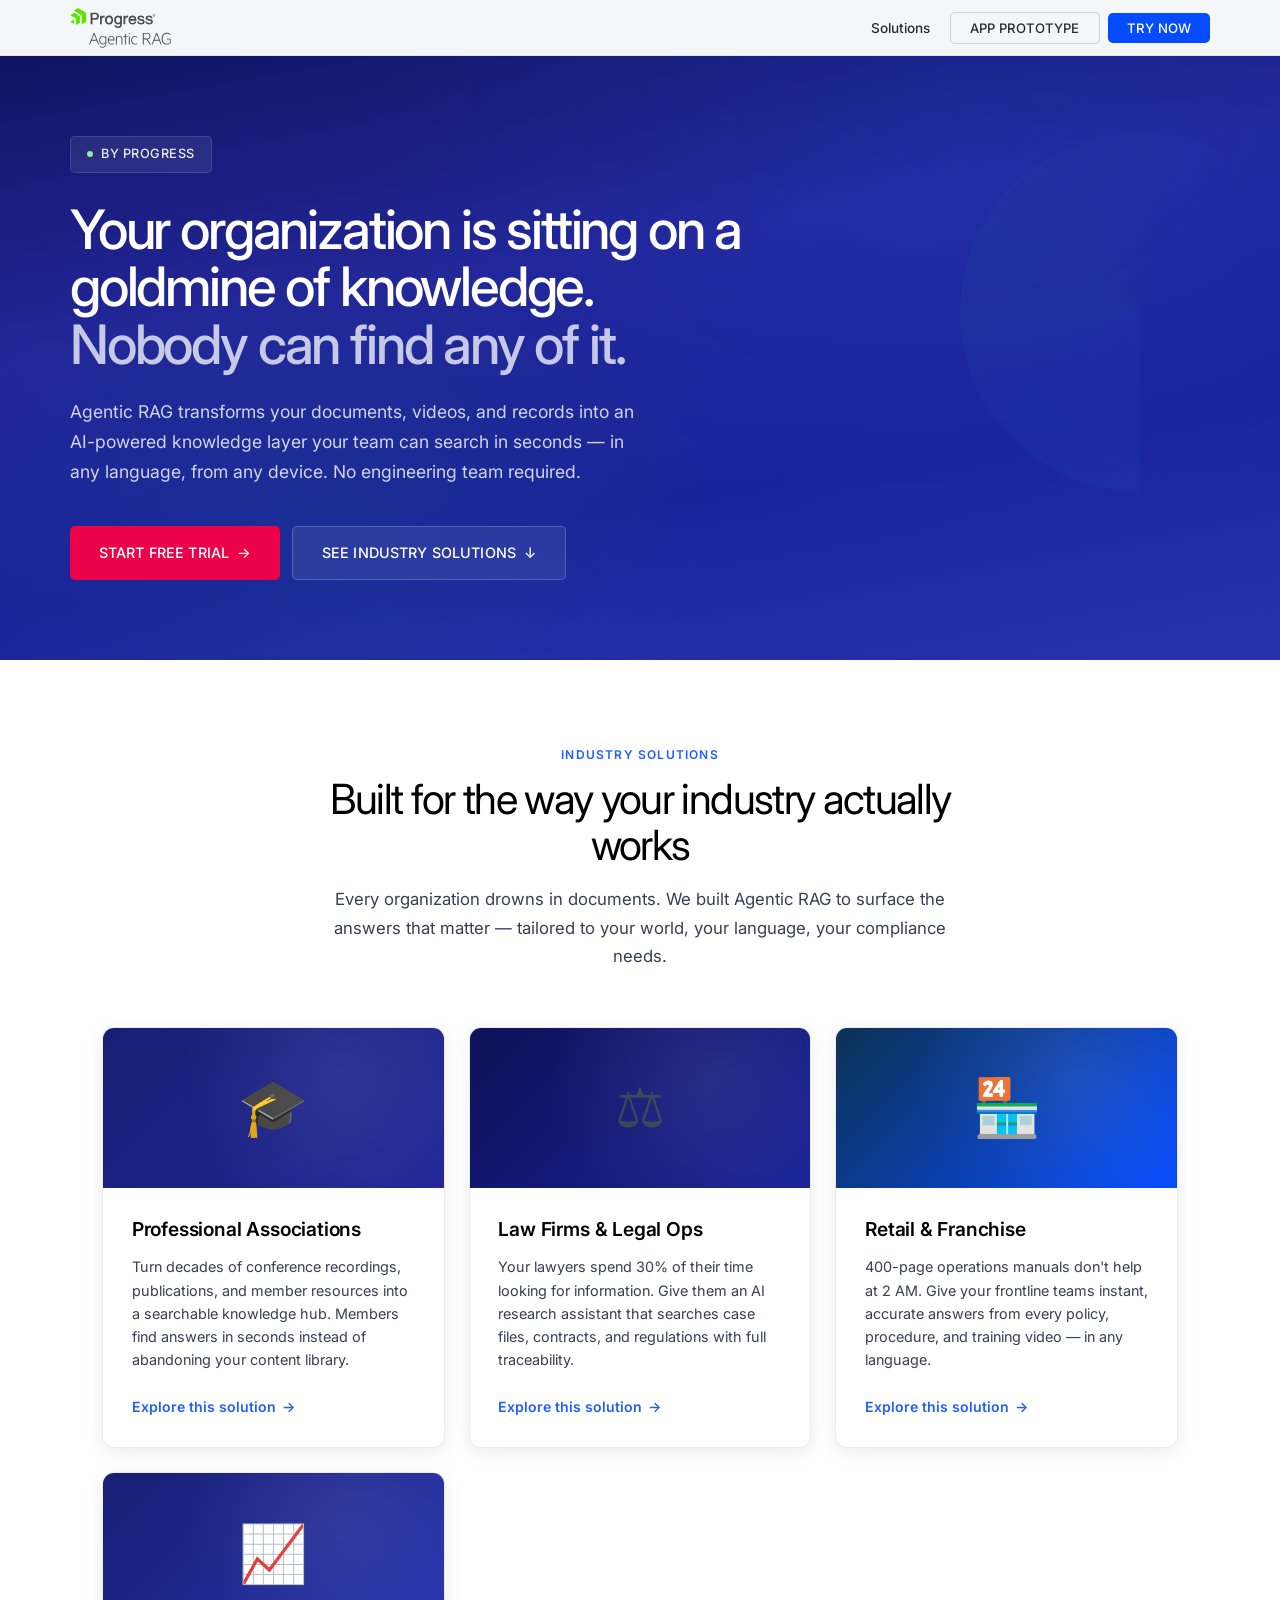
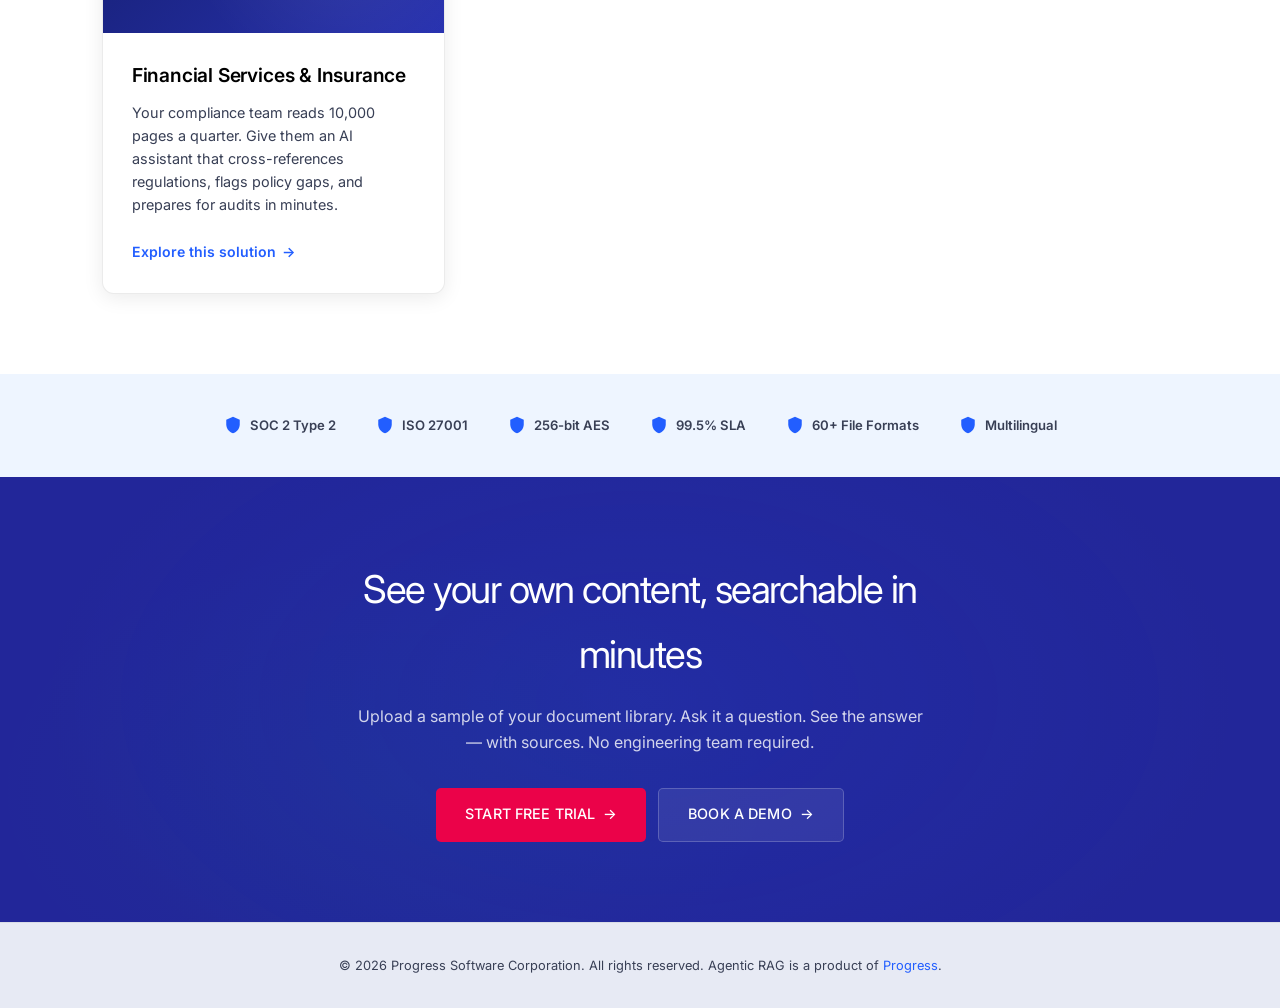
<file: index.html>
<!DOCTYPE html>
<html lang="en">
<head>
  <meta charset="UTF-8">
  <meta name="viewport" content="width=device-width, initial-scale=1.0">
  <title>Agentic RAG by Progress — Industry Solutions</title>
  <link rel="stylesheet" href="style.css">
</head>
<body>

<!-- Navigation -->
<nav class="nav">
  <div class="nav-inner">
    <a href="index.html" class="nav-brand">
      <span class="logo-mark">
        <svg xmlns="http://www.w3.org/2000/svg" width="102" height="40" viewBox="0 0 310 122" role="img" aria-label="Progress Agentic RAG"><g><path fill="#4b4e52" d="M74.25,76.22l13.83,34.96h-2.9l-4.55-11.5h-15.49l-4.5,11.5h-2.9l13.83-34.96h2.68ZM66.16,97.05h13.44l-6.72-17.08-6.72,17.08Z"/><path fill="#4b4e52" d="M107.37,106.96c-1.42,2.11-4.33,4.16-7.8,4.16-7.34,0-10.87-6.09-10.87-12.87s3.53-12.87,10.87-12.87c3.47,0,6.38,2.05,7.8,4.21v-3.7h2.79v23.46c0,8.37-5.58,12.01-11.61,12.01-3.19,0-6.03-.97-7.91-2.39v-3.25c2.51,2.28,5.18,3.07,7.91,3.07,4.95,0,8.82-2.96,8.82-9.28v-2.56ZM107.37,92.9c-1.65-3.13-4.5-4.9-7.51-4.9-5.24,0-8.31,4.27-8.31,10.25s3.07,10.3,8.31,10.3c3.02,0,5.86-1.82,7.51-4.9v-10.76Z"/><path fill="#4b4e52" d="M126.53,109.18c2.85,0,4.95-.68,7.12-2.51v2.79c-1.88,1.54-4.38,2.22-7.34,2.22-7.06,0-11.78-5.01-11.78-12.92s4.21-13.38,10.93-13.38,10.02,5.01,10.02,12.35v1.02h-18.16c0,6.83,3.99,10.42,9.22,10.42ZM117.42,96.43h15.31c-.17-4.44-2.28-8.54-7.29-8.54-4.16,0-7.34,3.07-8.03,8.54Z"/><path fill="#4b4e52" d="M139.57,85.9h2.85v4.04c1.54-2.39,4.5-4.55,8.08-4.55,5.75,0,8.77,3.7,8.77,9.05v16.74h-2.79v-16.34c0-3.93-1.99-6.83-6.49-6.83-3.47,0-6.32,2.45-7.57,5.47v17.71h-2.85v-25.28Z"/><path fill="#4b4e52" d="M169.79,111.17h-2.85v-22.83h-5.41v-2.45h5.41v-6.49h2.85v6.49h5.98v2.45h-5.98v22.83Z"/><path fill="#4b4e52" d="M180.27,80.15c-1.08,0-1.94-.85-1.94-1.94,0-1.02.85-1.94,1.94-1.94s1.94.91,1.94,1.94c0,1.08-.85,1.94-1.94,1.94ZM181.69,111.17h-2.85v-25.28h2.85v25.28Z"/><path fill="#4b4e52" d="M197.51,85.38c2.45,0,4.95.68,6.72,2.22v2.9c-1.99-1.82-4.1-2.56-6.6-2.56-5.01,0-9.05,3.93-9.05,10.59s4.04,10.59,9.05,10.59c2.5,0,4.61-.74,6.6-2.56v2.9c-1.76,1.54-4.27,2.22-6.72,2.22-6.77,0-11.78-5.18-11.78-13.15s5.01-13.15,11.78-13.15Z"/><path fill="#4b4e52" d="M224.44,95.74v15.43h-2.9v-34.96h12.07c6.83,0,11.27,3.42,11.27,9.79,0,5.64-3.47,8.88-8.94,9.62l10.59,15.54h-3.36l-10.42-15.43h-8.31ZM224.44,93.18h9.05c5.35,0,8.54-2.68,8.54-7.17s-3.19-7.17-8.54-7.17h-9.05v14.35Z"/><path fill="#4b4e52" d="M265.12,76.22l13.83,34.96h-2.9l-4.55-11.5h-15.49l-4.5,11.5h-2.9l13.83-34.96h2.68ZM257.04,97.05h13.44l-6.72-17.08-6.72,17.08Z"/><path fill="#4b4e52" d="M303.93,105.88v-9.96h-8.82v-2.45h11.5v13.32c-3.25,3.81-7.8,4.9-12.01,4.9-9.11,0-15.88-6.95-15.88-17.99s7-17.99,16.23-17.99c4.1,0,7.74,1.31,10.25,3.36v3.24c-2.96-2.73-6.55-3.87-10.25-3.87-7.8,0-13.26,5.81-13.26,15.26s5.35,15.31,12.98,15.31c3.81,0,6.6-.85,9.28-3.13Z"/></g><g><g><path fill="#4b4e52" d="M75.34,14.11h-13.22v35.81h5.87v-14.06h7.41c8.01,0,12.43-3.91,12.43-11.02,0-3.23-1.22-10.73-12.47-10.73M81.85,24.94c0,4.04-2.1,5.69-7.23,5.69h-6.63v-11.23h7.41c4.35,0,6.46,1.81,6.46,5.54M105.28,23.83l.44.21-1,5.29-.69-.21c-.56-.17-1.13-.26-1.7-.26-5.48,0-5.93,4.37-5.93,9.65v11.41h-5.43v-26.3h5.1v3.17c1.39-2.13,3.06-3.24,5.27-3.51,1.45-.17,2.86.03,3.93.54M118.64,23.1c-4.28,0-7.7,1.63-9.91,4.71-2.32,3.24-2.66,7.04-2.66,9.02,0,8.31,4.93,13.68,12.57,13.68,9.28,0,12.57-7.47,12.57-13.87,0-3.68-1.09-7.02-3.07-9.41-2.24-2.7-5.53-4.12-9.5-4.12M118.64,45.65c-4.25,0-6.89-3.38-6.89-8.83s2.64-8.92,6.89-8.92,6.94,3.46,6.94,8.83-2.66,8.92-6.94,8.92M176.88,23.83l.44.21-1,5.29-.69-.21c-.56-.17-1.13-.26-1.69-.26-5.48,0-5.93,4.37-5.93,9.65v11.41h-5.43v-26.3h5.1v3.17c1.39-2.13,3.06-3.24,5.27-3.51,1.45-.17,2.85.03,3.93.54M196.39,41.5l-.1.29c-1.13,3.23-3.84,3.91-5.92,3.91-4.11,0-6.76-2.73-7.02-7.16h18.59l.07-.52c.08-.61.07-1.47.06-2.09,0-.17,0-.32,0-.47-.27-7.36-5.07-12.31-11.94-12.31-4.01,0-7.3,1.58-9.52,4.56-1.79,2.42-2.81,5.76-2.81,9.17,0,8.13,5.05,13.59,12.57,13.59,5.82,0,9.82-2.96,11.28-8.32l.18-.64h-5.44ZM183.53,33.82c.46-3.64,2.95-5.96,6.5-5.96,2.71,0,5.92,1.58,6.36,5.96h-12.86ZM152.69,25.83c-1.75-1.82-4.1-2.74-6.99-2.74-7.97,0-11.6,7.02-11.6,13.53s3.59,13.44,11.6,13.44c2.67,0,5.06-.98,6.78-2.75-.02,1.16-.05,2.26-.08,2.73-.3,4.34-2.38,6.36-6.56,6.36-2.27,0-4.88-.81-5.39-3.07l-.11-.5h-5.35s.09.72.09.72c.56,4.64,4.63,7.52,10.62,7.52,5.26,0,9-1.98,10.81-5.72.88-1.8,1.32-4.43,1.32-7.81v-23.91h-5.14v2.21ZM146.04,45.22c-1.9,0-6.31-.86-6.31-8.83,0-5.24,2.47-8.49,6.46-8.49,3.08,0,6.36,2.23,6.36,8.49,0,5.52-2.43,8.83-6.51,8.83M227.18,42.01c0,4.18-3.47,8.4-11.23,8.4-6.86,0-10.94-2.97-11.49-8.36l-.06-.55h5.35l.08.4c.66,3.24,3.74,3.92,6.22,3.92,2.71,0,5.61-.88,5.61-3.33,0-1.24-.81-2.12-2.4-2.62-.95-.28-2.11-.61-3.33-.95-2.12-.59-4.3-1.21-5.65-1.67-3.34-1.2-5.25-3.52-5.25-6.38,0-5.3,5.16-7.68,10.28-7.68,6.84,0,10.38,2.58,10.82,7.87l.05.55h-5.27s-.07-.42-.07-.42c-.53-3.05-3.56-3.51-5.32-3.51-1.52,0-5.06.27-5.06,2.79,0,1.15.98,1.99,2.99,2.57.6.17,1.5.4,2.53.67,2.15.56,4.82,1.25,6.16,1.71,3.35,1.18,5.05,3.39,5.05,6.58M252.27,42.01c0,4.18-3.47,8.4-11.22,8.4-6.86,0-10.94-2.97-11.49-8.36l-.06-.55h5.35l.08.4c.65,3.24,3.74,3.92,6.22,3.92,2.71,0,5.61-.88,5.61-3.33,0-1.24-.81-2.12-2.4-2.62-.95-.28-2.11-.61-3.34-.95-2.11-.59-4.3-1.21-5.65-1.67-3.34-1.2-5.25-3.52-5.25-6.38,0-5.3,5.16-7.68,10.28-7.68,6.84,0,10.38,2.58,10.82,7.87l.05.55h-5.27s-.07-.42-.07-.42c-.53-3.05-3.56-3.51-5.33-3.51-1.52,0-5.06.27-5.06,2.79,0,1.15.98,1.99,2.99,2.57.6.17,1.49.4,2.53.67,2.14.56,4.82,1.25,6.16,1.71,3.35,1.18,5.05,3.39,5.05,6.58"/><path fill="#4b4e52" d="M255.57,26.45c-2.03,0-3.7-1.58-3.7-3.75s1.68-3.75,3.7-3.75,3.71,1.58,3.71,3.75-1.68,3.75-3.71,3.75M255.57,19.59c-1.68,0-3.03,1.29-3.03,3.11s1.35,3.11,3.03,3.11,3.03-1.29,3.03-3.11-1.35-3.11-3.03-3.11M255.14,23.4v1.25h-1.11v-3.93h1.84c.88,0,1.45.51,1.45,1.37,0,.61-.29,1.02-.76,1.19l.9,1.37h-1.23l-.76-1.25h-.35ZM255.75,21.64h-.61v.88h.61c.33,0,.51-.16.51-.43s-.18-.45-.51-.45"/></g><path fill="#5ce500" d="M48.63,41.09c0,.58-.41,1.28-.9,1.56l-12.58,7.27v-28.02L10.87,7.89,23.45.62c.5-.29,1.31-.29,1.81,0l23.36,13.49v26.98ZM29.74,25.01L13.12,15.41c-.5-.29-1.31-.29-1.81,0L.08,21.9l17.53,10.12v20.24s11.23-6.48,11.23-6.48c.5-.29.9-.99.9-1.57v-19.2ZM.08,42.14l12.13,7v-14.01L.08,42.14Z"/></g></svg>
      </span>
    </a>
    <ul class="nav-links">
      <li><a href="#solutions">Solutions</a></li>
      <li><a href="app-prototype.html" class="nav-demo">App Prototype</a></li>
      <li><a href="app-prototype.html" class="nav-cta">Try Now</a></li>
    </ul>
  </div>
</nav>

<!-- Hero -->
<section class="hero">
  <div class="hero-content">
    <div class="hero-label">
      <span class="dot"></span>
      By Progress
    </div>
    <h1>Your organization is sitting on a goldmine of knowledge. <em>Nobody can find any of it.</em></h1>
    <p class="hero-sub">Agentic RAG transforms your documents, videos, and records into an AI-powered knowledge layer your team can search in seconds — in any language, from any device. No engineering team required.</p>
    <div class="hero-actions">
      <a href="app-prototype.html" class="btn btn-primary">
        Start Free Trial <span class="btn-arrow">&rarr;</span>
      </a>
      <a href="#solutions" class="btn btn-secondary">
        See Industry Solutions <span class="btn-arrow">&darr;</span>
      </a>
    </div>
  </div>
</section>

<!-- Solutions -->
<section class="section" id="solutions">
  <div class="section-header">
    <span class="section-label">Industry Solutions</span>
    <h2>Built for the way your industry actually works</h2>
    <p>Every organization drowns in documents. We built Agentic RAG to surface the answers that matter — tailored to your world, your language, your compliance needs.</p>
  </div>
  <div class="use-cases-grid container">

    <a href="professional-associations.html" class="use-case-card">
      <div class="use-case-icon associations">&#127891;</div>
      <div class="use-case-body">
        <h3>Professional Associations</h3>
        <p>Turn decades of conference recordings, publications, and member resources into a searchable knowledge hub. Members find answers in seconds instead of abandoning your content library.</p>
        <span class="use-case-link">Explore this solution <span class="btn-arrow">&rarr;</span></span>
      </div>
    </a>

    <a href="law-firms.html" class="use-case-card">
      <div class="use-case-icon legal">&#9878;</div>
      <div class="use-case-body">
        <h3>Law Firms & Legal Ops</h3>
        <p>Your lawyers spend 30% of their time looking for information. Give them an AI research assistant that searches case files, contracts, and regulations with full traceability.</p>
        <span class="use-case-link">Explore this solution <span class="btn-arrow">&rarr;</span></span>
      </div>
    </a>

    <a href="retail-franchise.html" class="use-case-card">
      <div class="use-case-icon retail">&#127978;</div>
      <div class="use-case-body">
        <h3>Retail & Franchise</h3>
        <p>400-page operations manuals don't help at 2 AM. Give your frontline teams instant, accurate answers from every policy, procedure, and training video — in any language.</p>
        <span class="use-case-link">Explore this solution <span class="btn-arrow">&rarr;</span></span>
      </div>
    </a>

    <a href="financial-services.html" class="use-case-card">
      <div class="use-case-icon financial">&#128200;</div>
      <div class="use-case-body">
        <h3>Financial Services & Insurance</h3>
        <p>Your compliance team reads 10,000 pages a quarter. Give them an AI assistant that cross-references regulations, flags policy gaps, and prepares for audits in minutes.</p>
        <span class="use-case-link">Explore this solution <span class="btn-arrow">&rarr;</span></span>
      </div>
    </a>

  </div>
</section>

<!-- Trust Strip -->
<section class="section section-alt" style="padding: 2.5rem 2rem;">
  <div class="container trust-strip">
    <div class="trust-badge">
      <svg xmlns="http://www.w3.org/2000/svg" viewBox="0 0 24 24" fill="currentColor"><path d="M12 1L3 5v6c0 5.55 3.84 10.74 9 12 5.16-1.26 9-6.45 9-12V5l-9-4z"/></svg>
      SOC 2 Type 2
    </div>
    <div class="trust-badge">
      <svg xmlns="http://www.w3.org/2000/svg" viewBox="0 0 24 24" fill="currentColor"><path d="M12 1L3 5v6c0 5.55 3.84 10.74 9 12 5.16-1.26 9-6.45 9-12V5l-9-4z"/></svg>
      ISO 27001
    </div>
    <div class="trust-badge">
      <svg xmlns="http://www.w3.org/2000/svg" viewBox="0 0 24 24" fill="currentColor"><path d="M12 1L3 5v6c0 5.55 3.84 10.74 9 12 5.16-1.26 9-6.45 9-12V5l-9-4z"/></svg>
      256-bit AES
    </div>
    <div class="trust-badge">
      <svg xmlns="http://www.w3.org/2000/svg" viewBox="0 0 24 24" fill="currentColor"><path d="M12 1L3 5v6c0 5.55 3.84 10.74 9 12 5.16-1.26 9-6.45 9-12V5l-9-4z"/></svg>
      99.5% SLA
    </div>
    <div class="trust-badge">
      <svg xmlns="http://www.w3.org/2000/svg" viewBox="0 0 24 24" fill="currentColor"><path d="M12 1L3 5v6c0 5.55 3.84 10.74 9 12 5.16-1.26 9-6.45 9-12V5l-9-4z"/></svg>
      60+ File Formats
    </div>
    <div class="trust-badge">
      <svg xmlns="http://www.w3.org/2000/svg" viewBox="0 0 24 24" fill="currentColor"><path d="M12 1L3 5v6c0 5.55 3.84 10.74 9 12 5.16-1.26 9-6.45 9-12V5l-9-4z"/></svg>
      Multilingual
    </div>
  </div>
</section>

<!-- CTA -->
<section class="cta-section">
  <div class="cta-content">
    <h2>See your own content, searchable in minutes</h2>
    <p>Upload a sample of your document library. Ask it a question. See the answer — with sources. No engineering team required.</p>
    <div class="hero-actions" style="justify-content: center;">
      <a href="app-prototype.html" class="btn btn-primary">
        Start Free Trial <span class="btn-arrow">&rarr;</span>
      </a>
      <a href="https://www.progress.com/agentic-rag" class="btn btn-secondary">
        Book a Demo <span class="btn-arrow">&rarr;</span>
      </a>
    </div>
  </div>
</section>

<!-- Footer -->
<footer class="footer">
  <p>&copy; 2026 Progress Software Corporation. All rights reserved. Agentic RAG is a product of <a href="https://www.progress.com">Progress</a>.</p>
</footer>

</body>
</html>
</file>
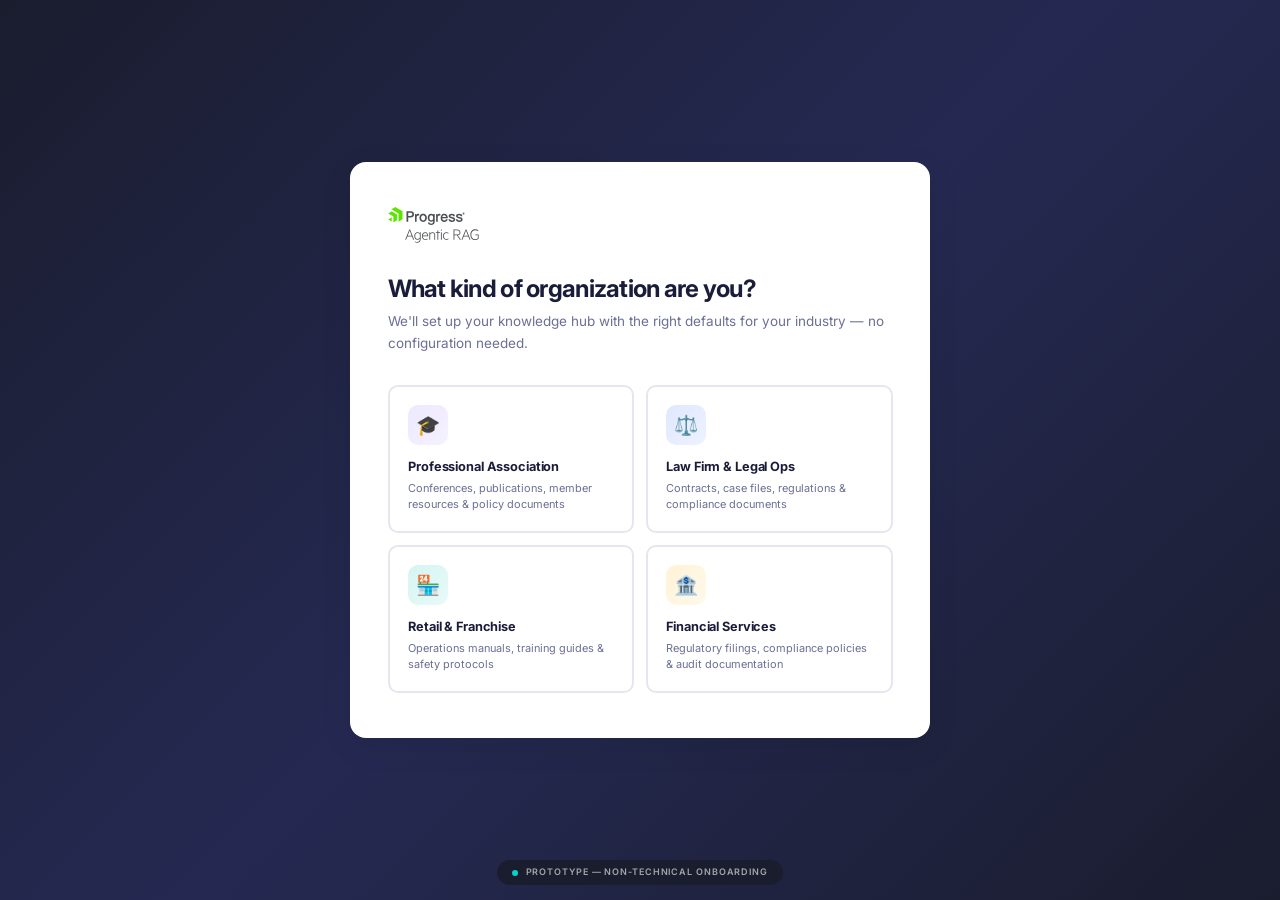
<file: app-prototype.html>
<!DOCTYPE html>
<html lang="en">
<head>
  <meta charset="UTF-8">
  <meta name="viewport" content="width=device-width, initial-scale=1.0">
  <title>Agentic RAG — App Prototype</title>
  <link href="https://fonts.googleapis.com/css2?family=Inter:wght@300;400;500;600;700&display=swap" rel="stylesheet">
  <style>
    /* ═══════════════════════════════════════════
       RESET & VARIABLES
       ═══════════════════════════════════════════ */
    *, *::before, *::after { box-sizing: border-box; margin: 0; padding: 0; }

    :root {
      --sidebar-bg: #1a1d2e;
      --sidebar-hover: #252840;
      --sidebar-active: #2d3152;
      --sidebar-text: rgba(255,255,255,0.55);
      --sidebar-text-active: #fff;
      --sidebar-width: 220px;
      --topbar-height: 52px;

      --purple: #8174f2;
      --purple-light: #a599ff;
      --purple-bg: rgba(129,116,242,0.08);
      --purple-border: rgba(129,116,242,0.2);
      --teal: #00d5c7;
      --teal-dark: #00b3a6;
      --green: #00d364;
      --red: #ef4444;

      --bg: #f4f5f9;
      --white: #ffffff;
      --text: #1a1d3a;
      --text-secondary: #6b7094;
      --text-tertiary: #9ca0b8;
      --border: #e5e7ef;
      --border-light: #f0f1f6;

      --radius: 10px;
      --radius-sm: 6px;
      --radius-lg: 16px;
      --shadow-sm: 0 1px 3px rgba(0,0,0,0.04);
      --shadow-md: 0 4px 16px rgba(0,0,0,0.06);
      --shadow-lg: 0 8px 32px rgba(0,0,0,0.08);

      --font: 'Inter', -apple-system, BlinkMacSystemFont, sans-serif;
    }

    html { font-size: 15px; }
    body {
      font-family: var(--font);
      color: var(--text);
      background: var(--bg);
      line-height: 1.6;
      -webkit-font-smoothing: antialiased;
      overflow-x: hidden;
      min-height: 100vh;
    }
    a { color: inherit; text-decoration: none; }
    button { font-family: var(--font); cursor: pointer; border: none; }
    input, textarea { font-family: var(--font); }

    /* ═══════════════════════════════════════════
       WELCOME SCREEN (Persona Selection)
       ═══════════════════════════════════════════ */
    .welcome-screen {
      min-height: 100vh;
      background: linear-gradient(135deg, #1a1d2e 0%, #252952 50%, #1a1d2e 100%);
      display: flex;
      align-items: center;
      justify-content: center;
      padding: 2rem;
    }

    .welcome-screen.hidden { display: none; }

    .welcome-card {
      background: var(--white);
      border-radius: var(--radius-lg);
      padding: 3rem 2.5rem;
      max-width: 580px;
      width: 100%;
      box-shadow: var(--shadow-lg);
      animation: welcomeFade 0.6s ease;
    }

    @keyframes welcomeFade {
      from { opacity: 0; transform: translateY(20px) scale(0.98); }
      to { opacity: 1; transform: translateY(0) scale(1); }
    }

    .welcome-logo {
      display: flex;
      align-items: center;
      gap: 10px;
      margin-bottom: 2rem;
    }

    .welcome-logo svg { flex-shrink: 0; height: 36px; width: auto; }

    .welcome-card h1 {
      font-size: 1.6rem;
      font-weight: 700;
      letter-spacing: -0.03em;
      line-height: 1.3;
      margin-bottom: 0.5rem;
    }

    .welcome-card > p {
      color: var(--text-secondary);
      font-size: 0.9rem;
      margin-bottom: 2rem;
    }

    .persona-grid {
      display: grid;
      grid-template-columns: 1fr 1fr;
      gap: 0.75rem;
    }

    .persona-card {
      background: var(--white);
      border: 2px solid var(--border);
      border-radius: var(--radius);
      padding: 1.25rem;
      cursor: pointer;
      transition: all 0.2s;
      text-align: left;
    }

    .persona-card:hover {
      border-color: var(--purple);
      background: var(--purple-bg);
      transform: translateY(-2px);
      box-shadow: var(--shadow-md);
    }

    .persona-icon {
      width: 40px;
      height: 40px;
      border-radius: 10px;
      display: flex;
      align-items: center;
      justify-content: center;
      font-size: 1.3rem;
      margin-bottom: 0.75rem;
    }

    .persona-icon.assoc { background: linear-gradient(135deg, #ede8ff, #f5f2ff); }
    .persona-icon.legal { background: linear-gradient(135deg, #e0e8ff, #edf2ff); }
    .persona-icon.retail { background: linear-gradient(135deg, #d4f5f2, #e8faf9); }
    .persona-icon.finance { background: linear-gradient(135deg, #fff3d6, #fff9ec); }

    .persona-card h3 {
      font-size: 0.85rem;
      font-weight: 700;
      margin-bottom: 0.25rem;
      letter-spacing: -0.01em;
    }

    .persona-card p {
      font-size: 0.73rem;
      color: var(--text-secondary);
      line-height: 1.45;
    }

    /* ═══════════════════════════════════════════
       ONBOARDING OVERLAY
       ═══════════════════════════════════════════ */
    .onboarding-overlay {
      position: fixed;
      inset: 0;
      background: rgba(26,29,46,0.6);
      backdrop-filter: blur(4px);
      display: flex;
      align-items: center;
      justify-content: center;
      z-index: 1000;
      padding: 1.5rem;
      animation: overlayIn 0.3s ease;
    }

    .onboarding-overlay.hidden { display: none; }

    @keyframes overlayIn {
      from { opacity: 0; }
      to { opacity: 1; }
    }

    .onboarding-modal {
      background: var(--white);
      border-radius: var(--radius-lg);
      max-width: 520px;
      width: 100%;
      box-shadow: 0 24px 64px rgba(0,0,0,0.2);
      overflow: hidden;
      animation: modalIn 0.4s cubic-bezier(0.16, 1, 0.3, 1);
    }

    @keyframes modalIn {
      from { opacity: 0; transform: translateY(24px) scale(0.96); }
      to { opacity: 1; transform: translateY(0) scale(1); }
    }

    .onboarding-progress {
      height: 3px;
      background: var(--border-light);
    }

    .onboarding-progress-fill {
      height: 100%;
      background: linear-gradient(90deg, var(--purple), var(--teal));
      transition: width 0.5s cubic-bezier(0.4, 0, 0.2, 1);
      border-radius: 0 2px 2px 0;
    }

    .onboarding-body {
      padding: 2rem 2rem 1.75rem;
    }

    .onboarding-step-label {
      font-size: 0.7rem;
      font-weight: 600;
      text-transform: uppercase;
      letter-spacing: 0.08em;
      color: var(--purple);
      margin-bottom: 0.75rem;
    }

    .onboarding-body h2 {
      font-size: 1.3rem;
      font-weight: 700;
      letter-spacing: -0.02em;
      margin-bottom: 0.4rem;
    }

    .onboarding-body > p {
      color: var(--text-secondary);
      font-size: 0.85rem;
      margin-bottom: 1.5rem;
    }

    .onboarding-step { display: none; }
    .onboarding-step.active { display: block; }

    /* Use case options */
    .uc-option {
      display: flex;
      align-items: center;
      gap: 0.75rem;
      padding: 0.9rem 1rem;
      border: 2px solid var(--border);
      border-radius: var(--radius);
      margin-bottom: 0.5rem;
      cursor: pointer;
      transition: all 0.15s;
    }

    .uc-option:hover { border-color: var(--purple-border); background: var(--purple-bg); }
    .uc-option.selected { border-color: var(--purple); background: var(--purple-bg); }

    .uc-radio {
      width: 18px; height: 18px;
      border-radius: 50%;
      border: 2px solid var(--border);
      flex-shrink: 0;
      position: relative;
      transition: all 0.15s;
    }

    .uc-option.selected .uc-radio {
      border-color: var(--purple);
    }

    .uc-option.selected .uc-radio::after {
      content: '';
      position: absolute;
      top: 3px; left: 3px;
      width: 8px; height: 8px;
      border-radius: 50%;
      background: var(--purple);
    }

    .uc-text h4 { font-size: 0.85rem; font-weight: 600; }
    .uc-text p { font-size: 0.73rem; color: var(--text-secondary); margin-top: 2px; }

    /* Upload zone */
    .upload-zone {
      border: 2px dashed var(--border);
      border-radius: var(--radius);
      padding: 2rem;
      text-align: center;
      cursor: pointer;
      transition: all 0.2s;
    }

    .upload-zone:hover { border-color: var(--purple); background: var(--purple-bg); }

    .upload-zone-icon {
      font-size: 2rem;
      margin-bottom: 0.5rem;
    }

    .upload-zone h4 { font-size: 0.9rem; font-weight: 600; margin-bottom: 0.25rem; }
    .upload-zone p { font-size: 0.75rem; color: var(--text-secondary); }

    .file-preview {
      display: none;
      align-items: center;
      gap: 0.75rem;
      padding: 0.75rem 1rem;
      background: var(--bg);
      border-radius: var(--radius-sm);
      margin-top: 0.75rem;
    }

    .file-preview.visible { display: flex; }
    .file-preview-icon { font-size: 1.5rem; }
    .file-preview-info { flex: 1; }
    .file-preview-info .fname { font-size: 0.8rem; font-weight: 600; }
    .file-preview-info .fsize { font-size: 0.7rem; color: var(--text-secondary); }

    .file-preview-check {
      width: 22px; height: 22px;
      background: var(--teal);
      border-radius: 50%;
      display: flex; align-items: center; justify-content: center;
    }

    /* Processing */
    .processing-wrap { text-align: center; padding: 1rem 0; }

    .proc-spinner {
      width: 64px; height: 64px;
      border: 3px solid var(--border-light);
      border-top-color: var(--purple);
      border-right-color: var(--teal);
      border-radius: 50%;
      animation: spin 1s linear infinite;
      margin: 0 auto 1.5rem;
    }

    @keyframes spin { to { transform: rotate(360deg); } }

    .proc-steps { text-align: left; max-width: 280px; margin: 0 auto; }

    .proc-item {
      display: flex;
      align-items: center;
      gap: 0.6rem;
      padding: 0.4rem 0;
      font-size: 0.8rem;
      color: var(--text-tertiary);
      transition: all 0.3s;
    }

    .proc-item.active { color: var(--text); font-weight: 600; }
    .proc-item.done { color: var(--teal-dark); }

    .proc-dot {
      width: 16px; height: 16px;
      border-radius: 50%;
      border: 2px solid var(--border);
      flex-shrink: 0;
      display: flex; align-items: center; justify-content: center;
      transition: all 0.3s;
    }

    .proc-item.active .proc-dot { border-color: var(--purple); background: var(--purple-bg); }
    .proc-item.done .proc-dot { border-color: var(--teal); background: var(--teal); }
    .proc-item.done .proc-dot svg { display: block; }
    .proc-dot svg { width: 8px; height: 8px; color: white; display: none; }

    /* Onboarding footer */
    .onboarding-footer {
      display: flex;
      justify-content: flex-end;
      gap: 0.5rem;
      padding: 1rem 2rem 1.5rem;
    }

    .btn-ob {
      padding: 0.55rem 1.4rem;
      border-radius: var(--radius-sm);
      font-size: 0.8rem;
      font-weight: 600;
      transition: all 0.15s;
    }

    .btn-ob-primary {
      background: var(--purple);
      color: white;
    }

    .btn-ob-primary:hover { background: #7164e0; }
    .btn-ob-primary:disabled { opacity: 0.4; cursor: not-allowed; }

    .btn-ob-secondary {
      background: var(--bg);
      color: var(--text-secondary);
    }

    /* ═══════════════════════════════════════════
       APP SHELL
       ═══════════════════════════════════════════ */
    .app-shell {
      display: none;
      min-height: 100vh;
    }

    .app-shell.active { display: flex; }

    /* Sidebar */
    .sidebar {
      width: var(--sidebar-width);
      background: var(--sidebar-bg);
      min-height: 100vh;
      position: fixed;
      left: 0;
      top: 0;
      z-index: 50;
      display: flex;
      flex-direction: column;
      transition: transform 0.3s;
    }

    .sidebar-logo {
      padding: 1rem 1.25rem;
      display: flex;
      align-items: center;
      gap: 8px;
      border-bottom: 1px solid rgba(255,255,255,0.06);
    }

    .sidebar-logo svg { flex-shrink: 0; height: 28px; width: auto; }

    .sidebar-nav { padding: 0.75rem 0.6rem; flex: 1; }

    .sidebar-section-label {
      font-size: 0.6rem;
      font-weight: 600;
      text-transform: uppercase;
      letter-spacing: 0.1em;
      color: rgba(255,255,255,0.25);
      padding: 1rem 0.65rem 0.4rem;
    }

    .nav-item {
      display: flex;
      align-items: center;
      gap: 0.65rem;
      padding: 0.55rem 0.65rem;
      border-radius: var(--radius-sm);
      color: var(--sidebar-text);
      font-size: 0.8rem;
      font-weight: 500;
      cursor: pointer;
      transition: all 0.15s;
      margin-bottom: 2px;
    }

    .nav-item:hover { background: var(--sidebar-hover); color: var(--sidebar-text-active); }
    .nav-item.active { background: var(--sidebar-active); color: var(--sidebar-text-active); }

    .nav-item svg { width: 18px; height: 18px; flex-shrink: 0; opacity: 0.6; }
    .nav-item.active svg { opacity: 1; }

    .sidebar-badge {
      margin-left: auto;
      font-size: 0.6rem;
      font-weight: 700;
      background: var(--purple);
      color: white;
      padding: 1px 6px;
      border-radius: 10px;
    }

    .sidebar-trial {
      padding: 1rem 1.25rem;
      border-top: 1px solid rgba(255,255,255,0.06);
    }

    .trial-bar {
      height: 4px;
      background: rgba(255,255,255,0.1);
      border-radius: 2px;
      margin-bottom: 0.4rem;
    }

    .trial-fill {
      height: 100%;
      background: linear-gradient(90deg, var(--teal), var(--green));
      border-radius: 2px;
      width: 100%;
    }

    .trial-text {
      font-size: 0.65rem;
      color: rgba(255,255,255,0.4);
    }

    .trial-text strong { color: var(--teal); }

    /* Main content area */
    .main-wrap {
      margin-left: var(--sidebar-width);
      flex: 1;
      min-height: 100vh;
      display: flex;
      flex-direction: column;
    }

    /* Top bar */
    .topbar {
      height: var(--topbar-height);
      background: var(--white);
      border-bottom: 1px solid var(--border);
      display: flex;
      align-items: center;
      justify-content: space-between;
      padding: 0 1.5rem;
      position: sticky;
      top: 0;
      z-index: 40;
    }

    .topbar-left {
      display: flex;
      align-items: center;
      gap: 0.5rem;
      font-size: 0.8rem;
      color: var(--text-secondary);
    }

    .topbar-left strong { color: var(--text); font-weight: 600; }

    .topbar-right {
      display: flex;
      align-items: center;
      gap: 0.75rem;
    }

    .topbar-btn {
      width: 32px; height: 32px;
      border-radius: var(--radius-sm);
      background: var(--bg);
      display: flex; align-items: center; justify-content: center;
      color: var(--text-secondary);
      cursor: pointer;
      transition: all 0.15s;
    }

    .topbar-btn:hover { background: var(--border); }
    .topbar-btn svg { width: 16px; height: 16px; }

    .topbar-avatar {
      width: 30px; height: 30px;
      border-radius: 50%;
      background: var(--purple);
      color: white;
      font-size: 0.65rem;
      font-weight: 700;
      display: flex; align-items: center; justify-content: center;
      cursor: pointer;
    }

    /* Content */
    .content { padding: 1.5rem; flex: 1; }

    /* ═══════════════════════════════════════════
       DASHBOARD VIEW
       ═══════════════════════════════════════════ */
    .view { display: none; animation: viewIn 0.3s ease; }
    .view.active { display: block; }

    @keyframes viewIn {
      from { opacity: 0; transform: translateY(8px); }
      to { opacity: 1; transform: translateY(0); }
    }

    .dash-header {
      margin-bottom: 1.5rem;
    }

    .dash-header h1 {
      font-size: 1.4rem;
      font-weight: 700;
      letter-spacing: -0.02em;
      margin-bottom: 0.25rem;
    }

    .dash-header p {
      font-size: 0.85rem;
      color: var(--text-secondary);
    }

    .metrics-grid {
      display: grid;
      grid-template-columns: repeat(4, 1fr);
      gap: 0.75rem;
      margin-bottom: 1.5rem;
    }

    .metric-card {
      background: var(--white);
      border: 1px solid var(--border);
      border-radius: var(--radius);
      padding: 1.25rem;
    }

    .metric-label {
      font-size: 0.7rem;
      font-weight: 600;
      text-transform: uppercase;
      letter-spacing: 0.06em;
      color: var(--text-secondary);
      margin-bottom: 0.5rem;
    }

    .metric-value {
      font-size: 1.8rem;
      font-weight: 700;
      letter-spacing: -0.03em;
      line-height: 1;
    }

    .metric-value.purple { color: var(--purple); }
    .metric-value.teal { color: var(--teal-dark); }
    .metric-value.green { color: var(--green); }

    .metric-sub {
      font-size: 0.7rem;
      color: var(--text-tertiary);
      margin-top: 0.35rem;
    }

    /* Quick actions */
    .quick-action {
      background: var(--white);
      border: 1px solid var(--border);
      border-radius: var(--radius);
      padding: 1.5rem;
      margin-bottom: 1rem;
    }

    .quick-action h3 {
      font-size: 0.95rem;
      font-weight: 700;
      margin-bottom: 0.75rem;
    }

    .quick-search-bar {
      display: flex;
      align-items: center;
      background: var(--bg);
      border: 2px solid var(--border);
      border-radius: var(--radius);
      padding: 0.65rem 0.9rem;
      gap: 0.6rem;
      cursor: pointer;
      transition: all 0.15s;
    }

    .quick-search-bar:hover { border-color: var(--purple); }

    .quick-search-bar svg { width: 18px; height: 18px; color: var(--text-tertiary); flex-shrink: 0; }

    .quick-search-bar span {
      font-size: 0.85rem;
      color: var(--text-tertiary);
    }

    /* Recent docs */
    .recent-docs {
      background: var(--white);
      border: 1px solid var(--border);
      border-radius: var(--radius);
      padding: 1.25rem;
    }

    .recent-docs h3 {
      font-size: 0.9rem;
      font-weight: 700;
      margin-bottom: 0.75rem;
    }

    .doc-row {
      display: flex;
      align-items: center;
      gap: 0.75rem;
      padding: 0.6rem 0;
      border-bottom: 1px solid var(--border-light);
    }

    .doc-row:last-child { border-bottom: none; }

    .doc-icon {
      width: 32px; height: 32px;
      border-radius: var(--radius-sm);
      background: var(--bg);
      display: flex; align-items: center; justify-content: center;
      font-size: 0.9rem;
    }

    .doc-info { flex: 1; }
    .doc-info .doc-name { font-size: 0.8rem; font-weight: 600; }
    .doc-info .doc-meta { font-size: 0.68rem; color: var(--text-tertiary); }
    .doc-status { font-size: 0.65rem; font-weight: 600; color: var(--teal-dark); }

    /* ═══════════════════════════════════════════
       SEARCH/ASK VIEW
       ═══════════════════════════════════════════ */
    .search-header {
      margin-bottom: 1.5rem;
    }

    .search-header h1 {
      font-size: 1.4rem;
      font-weight: 700;
      letter-spacing: -0.02em;
      margin-bottom: 0.25rem;
    }

    .search-header p {
      font-size: 0.85rem;
      color: var(--text-secondary);
    }

    .search-input-wrap {
      background: var(--white);
      border: 2px solid var(--border);
      border-radius: var(--radius);
      padding: 0.7rem 0.9rem;
      display: flex;
      align-items: center;
      gap: 0.6rem;
      margin-bottom: 0.75rem;
      transition: all 0.15s;
    }

    .search-input-wrap:focus-within {
      border-color: var(--purple);
      box-shadow: 0 0 0 3px rgba(129,116,242,0.1);
    }

    .search-input-wrap svg { width: 20px; height: 20px; color: var(--text-tertiary); flex-shrink: 0; }

    .search-input-wrap input {
      flex: 1;
      border: none;
      outline: none;
      font-size: 0.9rem;
      color: var(--text);
      background: transparent;
    }

    .search-input-wrap input::placeholder { color: var(--text-tertiary); }

    .search-send {
      background: var(--purple);
      color: white;
      border-radius: var(--radius-sm);
      padding: 0.4rem 1rem;
      font-size: 0.78rem;
      font-weight: 600;
      white-space: nowrap;
    }

    .search-send:hover { background: #7164e0; }

    .example-pills {
      display: flex;
      flex-wrap: wrap;
      gap: 0.4rem;
      margin-bottom: 1.5rem;
    }

    .example-pill {
      font-size: 0.7rem;
      color: var(--purple);
      background: var(--purple-bg);
      border: 1px solid var(--purple-border);
      padding: 0.3rem 0.65rem;
      border-radius: 100px;
      cursor: pointer;
      transition: all 0.15s;
    }

    .example-pill:hover { background: rgba(129,116,242,0.15); }

    /* AI Answer */
    .ai-answer {
      display: none;
      background: var(--white);
      border: 1px solid var(--border);
      border-radius: var(--radius);
      overflow: hidden;
      animation: viewIn 0.4s ease;
    }

    .ai-answer.visible { display: block; }

    .ai-answer-header {
      display: flex;
      align-items: center;
      gap: 0.5rem;
      padding: 0.9rem 1.25rem;
      background: linear-gradient(90deg, rgba(129,116,242,0.06), rgba(0,213,199,0.04));
      border-bottom: 1px solid var(--border-light);
    }

    .ai-dot {
      width: 8px; height: 8px;
      border-radius: 50%;
      background: var(--purple);
      animation: pulse 2s ease infinite;
    }

    @keyframes pulse {
      0%, 100% { opacity: 1; }
      50% { opacity: 0.4; }
    }

    .ai-answer-header span {
      font-size: 0.75rem;
      font-weight: 600;
      color: var(--purple);
      text-transform: uppercase;
      letter-spacing: 0.05em;
    }

    .ai-answer-body {
      padding: 1.25rem;
      font-size: 0.85rem;
      line-height: 1.7;
    }

    .ai-answer-body p { margin-bottom: 0.75rem; }
    .ai-answer-body p:last-child { margin-bottom: 0; }
    .ai-answer-body strong { font-weight: 700; }

    .ai-cite {
      display: inline-flex;
      align-items: center;
      gap: 3px;
      font-size: 0.65rem;
      font-weight: 600;
      color: var(--teal-dark);
      background: rgba(0,213,199,0.08);
      padding: 1px 6px;
      border-radius: 4px;
      vertical-align: middle;
      margin-left: 3px;
    }

    .ai-sources {
      border-top: 1px solid var(--border-light);
      padding: 1rem 1.25rem;
      background: var(--bg);
    }

    .ai-sources-label {
      font-size: 0.68rem;
      font-weight: 700;
      text-transform: uppercase;
      letter-spacing: 0.06em;
      color: var(--text-tertiary);
      margin-bottom: 0.5rem;
    }

    .ai-source-item {
      display: flex;
      align-items: flex-start;
      gap: 0.5rem;
      padding: 0.35rem 0;
      font-size: 0.75rem;
      color: var(--text-secondary);
    }

    .ai-source-num {
      width: 18px; height: 18px;
      border-radius: 4px;
      background: var(--teal);
      color: white;
      font-size: 0.6rem;
      font-weight: 700;
      display: flex; align-items: center; justify-content: center;
      flex-shrink: 0;
      margin-top: 1px;
    }

    /* Follow up */
    .follow-up {
      display: none;
      margin-top: 1rem;
    }

    .follow-up.visible { display: block; }

    .follow-up-bar {
      display: flex;
      align-items: center;
      background: var(--white);
      border: 1px solid var(--border);
      border-radius: var(--radius);
      padding: 0.6rem 0.9rem;
      gap: 0.5rem;
    }

    .follow-up-bar input {
      flex: 1;
      border: none;
      outline: none;
      font-size: 0.85rem;
      color: var(--text);
      background: transparent;
    }

    /* ═══════════════════════════════════════════
       DOCUMENTS VIEW
       ═══════════════════════════════════════════ */
    .docs-header {
      display: flex;
      align-items: center;
      justify-content: space-between;
      margin-bottom: 1.5rem;
    }

    .docs-header h1 {
      font-size: 1.4rem;
      font-weight: 700;
      letter-spacing: -0.02em;
    }

    .btn-upload {
      display: flex;
      align-items: center;
      gap: 0.4rem;
      background: var(--purple);
      color: white;
      padding: 0.5rem 1rem;
      border-radius: var(--radius-sm);
      font-size: 0.8rem;
      font-weight: 600;
    }

    .btn-upload:hover { background: #7164e0; }
    .btn-upload svg { width: 16px; height: 16px; }

    .docs-table {
      background: var(--white);
      border: 1px solid var(--border);
      border-radius: var(--radius);
      overflow: hidden;
    }

    .docs-table-header {
      display: grid;
      grid-template-columns: 1fr 120px 100px 80px;
      padding: 0.6rem 1rem;
      background: var(--bg);
      border-bottom: 1px solid var(--border);
      font-size: 0.68rem;
      font-weight: 600;
      text-transform: uppercase;
      letter-spacing: 0.06em;
      color: var(--text-tertiary);
    }

    .docs-table-row {
      display: grid;
      grid-template-columns: 1fr 120px 100px 80px;
      padding: 0.75rem 1rem;
      border-bottom: 1px solid var(--border-light);
      align-items: center;
      font-size: 0.82rem;
    }

    .docs-table-row:last-child { border-bottom: none; }

    .doc-name-cell {
      display: flex;
      align-items: center;
      gap: 0.6rem;
    }

    .doc-name-cell .doc-icon { width: 28px; height: 28px; font-size: 0.75rem; }

    .doc-status-badge {
      font-size: 0.65rem;
      font-weight: 600;
      padding: 2px 8px;
      border-radius: 100px;
    }

    .doc-status-badge.ready { background: rgba(0,211,100,0.1); color: var(--green); }

    /* ═══════════════════════════════════════════
       MOBILE RESPONSIVE
       ═══════════════════════════════════════════ */
    .mobile-menu-btn {
      display: none;
      width: 36px; height: 36px;
      background: none;
      color: var(--text);
      align-items: center;
      justify-content: center;
    }

    .mobile-menu-btn svg { width: 20px; height: 20px; }

    @media (max-width: 768px) {
      :root { --sidebar-width: 0px; }

      .sidebar {
        transform: translateX(-260px);
        width: 260px;
      }

      .sidebar.open { transform: translateX(0); }

      .main-wrap { margin-left: 0; }

      .mobile-menu-btn { display: flex; }

      .persona-grid { grid-template-columns: 1fr; }

      .metrics-grid { grid-template-columns: repeat(2, 1fr); }

      .docs-table-header,
      .docs-table-row { grid-template-columns: 1fr 80px; }

      .docs-table-header > :nth-child(n+3),
      .docs-table-row > :nth-child(n+3) { display: none; }

      .welcome-card { padding: 2rem 1.5rem; }

      .onboarding-body { padding: 1.5rem; }
      .onboarding-footer { padding: 0.75rem 1.5rem 1.25rem; }
    }

    /* ═══════════════════════════════════════════
       PROTOTYPE BADGE
       ═══════════════════════════════════════════ */
    .proto-badge {
      position: fixed;
      bottom: 1rem;
      left: 50%;
      transform: translateX(-50%);
      background: var(--sidebar-bg);
      color: rgba(255,255,255,0.6);
      font-size: 0.6rem;
      font-weight: 600;
      text-transform: uppercase;
      letter-spacing: 0.1em;
      padding: 0.35rem 1rem;
      border-radius: 100px;
      z-index: 999;
      display: flex;
      align-items: center;
      gap: 0.5rem;
    }

    .proto-badge-dot {
      width: 6px; height: 6px;
      border-radius: 50%;
      background: var(--teal);
      animation: pulse 2s ease infinite;
    }

    /* ═══════════════════════════════════════════
       SIGN-UP SCREEN
       ═══════════════════════════════════════════ */
    .signup-screen {
      position: fixed;
      inset: 0;
      background: linear-gradient(135deg, #0f1119 0%, #1a1d3a 50%, #0f1119 100%);
      display: flex;
      align-items: center;
      justify-content: center;
      z-index: 200;
      padding: 1rem;
    }

    .signup-screen.hidden { display: none; }

    .signup-card {
      background: var(--white);
      border-radius: var(--radius-lg);
      width: 100%;
      max-width: 440px;
      box-shadow: 0 24px 80px rgba(0,0,0,0.3);
      overflow: hidden;
    }

    .signup-header {
      background: linear-gradient(135deg, rgba(129,116,242,0.08), rgba(0,213,199,0.06));
      padding: 2rem 2rem 1.5rem;
      text-align: center;
      border-bottom: 1px solid var(--border-light);
    }

    .signup-header .welcome-logo {
      justify-content: center;
      margin-bottom: 1rem;
    }

    .signup-header h2 {
      font-size: 1.3rem;
      font-weight: 700;
      letter-spacing: -0.02em;
      margin-bottom: 0.3rem;
    }

    .signup-persona-label {
      display: inline-flex;
      align-items: center;
      gap: 0.4rem;
      font-size: 0.75rem;
      font-weight: 600;
      color: var(--purple);
      background: var(--purple-bg);
      border: 1px solid var(--purple-border);
      padding: 0.25rem 0.75rem;
      border-radius: 100px;
      margin-top: 0.5rem;
    }

    .signup-form {
      padding: 1.75rem 2rem 2rem;
    }

    .signup-field {
      margin-bottom: 1rem;
    }

    .signup-field label {
      display: block;
      font-size: 0.75rem;
      font-weight: 600;
      color: var(--text-secondary);
      margin-bottom: 0.35rem;
    }

    .signup-field input {
      width: 100%;
      padding: 0.6rem 0.8rem;
      border: 1.5px solid var(--border);
      border-radius: var(--radius-sm);
      font-size: 0.85rem;
      font-family: var(--font);
      color: var(--text);
      transition: all 0.15s;
      outline: none;
    }

    .signup-field input:focus {
      border-color: var(--purple);
      box-shadow: 0 0 0 3px rgba(129,116,242,0.1);
    }

    .btn-signup {
      width: 100%;
      padding: 0.7rem;
      background: var(--purple);
      color: white;
      border: none;
      border-radius: var(--radius-sm);
      font-size: 0.9rem;
      font-weight: 600;
      font-family: var(--font);
      cursor: pointer;
      transition: all 0.15s;
      margin-top: 0.5rem;
    }

    .btn-signup:hover { background: #7164e0; }

    .signup-footer {
      text-align: center;
      margin-top: 1rem;
      font-size: 0.75rem;
      color: var(--text-tertiary);
    }

    .signup-footer a {
      color: var(--purple);
      text-decoration: none;
      font-weight: 600;
    }

    /* ═══════════════════════════════════════════
       TALK TO EXPERT BUTTON (SIDEBAR)
       ═══════════════════════════════════════════ */
    .nav-item-expert {
      display: flex;
      align-items: center;
      gap: 0.6rem;
      padding: 0.55rem 0.8rem;
      border-radius: var(--radius-sm);
      font-size: 0.8rem;
      font-weight: 600;
      cursor: pointer;
      transition: all 0.15s;
      color: #fff;
      background: linear-gradient(135deg, var(--purple), #6c5ce7);
      margin: 0.75rem 0.75rem 0;
    }

    .nav-item-expert:hover {
      background: linear-gradient(135deg, #7164e0, #5e4ed6);
      transform: translateY(-1px);
      box-shadow: 0 4px 12px rgba(129,116,242,0.3);
    }

    .nav-item-expert svg { width: 16px; height: 16px; flex-shrink: 0; }

    .topbar-expert-btn {
      display: flex;
      align-items: center;
      gap: 0.4rem;
      padding: 0.4rem 0.85rem;
      background: var(--purple);
      color: white;
      border-radius: var(--radius-sm);
      font-size: 0.72rem;
      font-weight: 600;
      cursor: pointer;
      transition: all 0.15s;
      white-space: nowrap;
    }

    .topbar-expert-btn:hover { background: #7164e0; }
    .topbar-expert-btn svg { width: 14px; height: 14px; }

    /* ═══════════════════════════════════════════
       BOOKING MODAL (CALENDLY STYLE)
       ═══════════════════════════════════════════ */
    .booking-overlay {
      position: fixed;
      inset: 0;
      background: rgba(0,0,0,0.5);
      z-index: 500;
      display: flex;
      align-items: center;
      justify-content: center;
      padding: 1rem;
      opacity: 0;
      pointer-events: none;
      transition: opacity 0.2s;
    }

    .booking-overlay.visible {
      opacity: 1;
      pointer-events: auto;
    }

    .booking-modal {
      background: var(--white);
      border-radius: var(--radius-lg);
      width: 100%;
      max-width: 560px;
      box-shadow: 0 24px 80px rgba(0,0,0,0.2);
      animation: slideUp 0.3s ease;
      overflow: hidden;
      max-height: 90vh;
      overflow-y: auto;
    }

    @keyframes slideUp {
      from { transform: translateY(20px); opacity: 0; }
      to { transform: translateY(0); opacity: 1; }
    }

    .booking-close {
      position: absolute;
      top: 1rem;
      right: 1rem;
      width: 32px;
      height: 32px;
      border-radius: 50%;
      display: flex;
      align-items: center;
      justify-content: center;
      background: var(--bg);
      cursor: pointer;
      z-index: 2;
    }

    .booking-close:hover { background: var(--border); }
    .booking-close svg { width: 16px; height: 16px; color: var(--text-secondary); }

    .booking-header {
      position: relative;
      padding: 2rem 2rem 1.25rem;
      background: linear-gradient(135deg, rgba(129,116,242,0.06), rgba(0,213,199,0.04));
      border-bottom: 1px solid var(--border-light);
    }

    .booking-header h2 {
      font-size: 1.2rem;
      font-weight: 700;
      letter-spacing: -0.02em;
    }

    .booking-header p {
      font-size: 0.82rem;
      color: var(--text-secondary);
      margin-top: 0.25rem;
    }

    .booking-expert {
      display: flex;
      align-items: center;
      gap: 0.75rem;
      margin-top: 1rem;
      padding: 0.75rem;
      background: var(--white);
      border-radius: var(--radius);
      border: 1px solid var(--border-light);
    }

    .booking-expert-avatar {
      width: 40px;
      height: 40px;
      border-radius: 50%;
      background: linear-gradient(135deg, var(--purple), var(--teal));
      display: flex;
      align-items: center;
      justify-content: center;
      color: white;
      font-weight: 700;
      font-size: 0.8rem;
    }

    .booking-expert-info { flex: 1; }
    .booking-expert-name { font-size: 0.82rem; font-weight: 600; }
    .booking-expert-role { font-size: 0.7rem; color: var(--text-tertiary); }
    .booking-expert-dur {
      font-size: 0.68rem;
      font-weight: 600;
      color: var(--teal-dark);
      background: rgba(0,213,199,0.1);
      padding: 0.2rem 0.6rem;
      border-radius: 100px;
    }

    .booking-body {
      padding: 1.5rem 2rem 2rem;
    }

    .booking-step-label {
      font-size: 0.7rem;
      font-weight: 600;
      text-transform: uppercase;
      letter-spacing: 0.06em;
      color: var(--text-tertiary);
      margin-bottom: 0.75rem;
    }

    .booking-week {
      display: grid;
      grid-template-columns: repeat(5, 1fr);
      gap: 0.5rem;
      margin-bottom: 1.25rem;
    }

    .booking-day {
      text-align: center;
      padding: 0.6rem 0.25rem;
      border: 1.5px solid var(--border);
      border-radius: var(--radius-sm);
      cursor: pointer;
      transition: all 0.15s;
    }

    .booking-day:hover {
      border-color: var(--purple);
      background: var(--purple-bg);
    }

    .booking-day.selected {
      border-color: var(--purple);
      background: var(--purple);
      color: white;
    }

    .booking-day-name {
      font-size: 0.6rem;
      font-weight: 600;
      text-transform: uppercase;
      letter-spacing: 0.04em;
      color: var(--text-tertiary);
      margin-bottom: 0.15rem;
    }

    .booking-day.selected .booking-day-name { color: rgba(255,255,255,0.7); }

    .booking-day-num {
      font-size: 1rem;
      font-weight: 700;
    }

    .booking-times {
      display: grid;
      grid-template-columns: repeat(4, 1fr);
      gap: 0.4rem;
      margin-bottom: 1.25rem;
      min-height: 0;
      transition: all 0.2s;
    }

    .booking-times.hidden-times { display: none; }

    .booking-time {
      text-align: center;
      padding: 0.5rem;
      border: 1.5px solid var(--border);
      border-radius: var(--radius-sm);
      font-size: 0.78rem;
      font-weight: 500;
      cursor: pointer;
      transition: all 0.15s;
    }

    .booking-time:hover {
      border-color: var(--teal);
      background: rgba(0,213,199,0.06);
    }

    .booking-time.selected {
      border-color: var(--teal);
      background: var(--teal);
      color: white;
    }

    .booking-select-prompt {
      text-align: center;
      padding: 1rem;
      font-size: 0.8rem;
      color: var(--text-tertiary);
    }

    .booking-confirm {
      margin-top: 0.5rem;
    }

    .booking-confirm .signup-field { margin-bottom: 0.75rem; }

    .btn-book {
      width: 100%;
      padding: 0.65rem;
      background: var(--teal);
      color: white;
      border: none;
      border-radius: var(--radius-sm);
      font-size: 0.85rem;
      font-weight: 600;
      font-family: var(--font);
      cursor: pointer;
      transition: all 0.15s;
    }

    .btn-book:hover { background: var(--teal-dark); }
    .btn-book:disabled { opacity: 0.5; cursor: not-allowed; }

    /* Booking success */
    .booking-success {
      display: none;
      text-align: center;
      padding: 2.5rem 2rem;
    }

    .booking-success.visible { display: block; }

    .booking-success-icon {
      width: 64px;
      height: 64px;
      border-radius: 50%;
      background: linear-gradient(135deg, var(--teal), #00e8a0);
      display: flex;
      align-items: center;
      justify-content: center;
      margin: 0 auto 1.25rem;
      font-size: 1.8rem;
    }

    .booking-success h2 {
      font-size: 1.3rem;
      font-weight: 700;
      margin-bottom: 0.5rem;
    }

    .booking-success p {
      font-size: 0.85rem;
      color: var(--text-secondary);
      line-height: 1.6;
    }

    .booking-success-details {
      margin: 1.25rem auto;
      background: var(--bg);
      border: 1px solid var(--border);
      border-radius: var(--radius);
      padding: 1rem 1.25rem;
      max-width: 320px;
      text-align: left;
    }

    .booking-detail-row {
      display: flex;
      justify-content: space-between;
      padding: 0.3rem 0;
      font-size: 0.8rem;
    }

    .booking-detail-row span:first-child {
      color: var(--text-tertiary);
      font-weight: 500;
    }

    .booking-detail-row span:last-child {
      font-weight: 600;
    }

    .btn-back-to-app {
      margin-top: 1rem;
      padding: 0.5rem 1.5rem;
      background: var(--purple);
      color: white;
      border: none;
      border-radius: var(--radius-sm);
      font-size: 0.82rem;
      font-weight: 600;
      font-family: var(--font);
      cursor: pointer;
    }

    .btn-back-to-app:hover { background: #7164e0; }

    @media (max-width: 768px) {
      .signup-card { max-width: 100%; }
      .signup-form { padding: 1.25rem 1.5rem 1.5rem; }
      .signup-header { padding: 1.5rem 1.5rem 1.25rem; }
      .booking-modal { max-width: 100%; }
      .booking-body { padding: 1.25rem 1.5rem 1.5rem; }
      .booking-header { padding: 1.5rem 1.5rem 1rem; }
      .booking-week { grid-template-columns: repeat(5, 1fr); gap: 0.35rem; }
      .booking-times { grid-template-columns: repeat(3, 1fr); }
      .topbar-expert-btn span.desk-label { display: none; }
    }
  </style>
</head>
<body>

<!-- ═══════════════════════════════════════════
     WELCOME SCREEN
     ═══════════════════════════════════════════ -->
<div class="welcome-screen" id="welcomeScreen">
  <div class="welcome-card">
    <div class="welcome-logo">
      <svg xmlns="http://www.w3.org/2000/svg" width="102" height="40" viewBox="0 0 310 122" role="img" aria-label="Progress Agentic RAG"><g><path fill="#4b4e52" d="M74.25,76.22l13.83,34.96h-2.9l-4.55-11.5h-15.49l-4.5,11.5h-2.9l13.83-34.96h2.68ZM66.16,97.05h13.44l-6.72-17.08-6.72,17.08Z"/><path fill="#4b4e52" d="M107.37,106.96c-1.42,2.11-4.33,4.16-7.8,4.16-7.34,0-10.87-6.09-10.87-12.87s3.53-12.87,10.87-12.87c3.47,0,6.38,2.05,7.8,4.21v-3.7h2.79v23.46c0,8.37-5.58,12.01-11.61,12.01-3.19,0-6.03-.97-7.91-2.39v-3.25c2.51,2.28,5.18,3.07,7.91,3.07,4.95,0,8.82-2.96,8.82-9.28v-2.56ZM107.37,92.9c-1.65-3.13-4.5-4.9-7.51-4.9-5.24,0-8.31,4.27-8.31,10.25s3.07,10.3,8.31,10.3c3.02,0,5.86-1.82,7.51-4.9v-10.76Z"/><path fill="#4b4e52" d="M126.53,109.18c2.85,0,4.95-.68,7.12-2.51v2.79c-1.88,1.54-4.38,2.22-7.34,2.22-7.06,0-11.78-5.01-11.78-12.92s4.21-13.38,10.93-13.38,10.02,5.01,10.02,12.35v1.02h-18.16c0,6.83,3.99,10.42,9.22,10.42ZM117.42,96.43h15.31c-.17-4.44-2.28-8.54-7.29-8.54-4.16,0-7.34,3.07-8.03,8.54Z"/><path fill="#4b4e52" d="M139.57,85.9h2.85v4.04c1.54-2.39,4.5-4.55,8.08-4.55,5.75,0,8.77,3.7,8.77,9.05v16.74h-2.79v-16.34c0-3.93-1.99-6.83-6.49-6.83-3.47,0-6.32,2.45-7.57,5.47v17.71h-2.85v-25.28Z"/><path fill="#4b4e52" d="M169.79,111.17h-2.85v-22.83h-5.41v-2.45h5.41v-6.49h2.85v6.49h5.98v2.45h-5.98v22.83Z"/><path fill="#4b4e52" d="M180.27,80.15c-1.08,0-1.94-.85-1.94-1.94,0-1.02.85-1.94,1.94-1.94s1.94.91,1.94,1.94c0,1.08-.85,1.94-1.94,1.94ZM181.69,111.17h-2.85v-25.28h2.85v25.28Z"/><path fill="#4b4e52" d="M197.51,85.38c2.45,0,4.95.68,6.72,2.22v2.9c-1.99-1.82-4.1-2.56-6.6-2.56-5.01,0-9.05,3.93-9.05,10.59s4.04,10.59,9.05,10.59c2.5,0,4.61-.74,6.6-2.56v2.9c-1.76,1.54-4.27,2.22-6.72,2.22-6.77,0-11.78-5.18-11.78-13.15s5.01-13.15,11.78-13.15Z"/><path fill="#4b4e52" d="M224.44,95.74v15.43h-2.9v-34.96h12.07c6.83,0,11.27,3.42,11.27,9.79,0,5.64-3.47,8.88-8.94,9.62l10.59,15.54h-3.36l-10.42-15.43h-8.31ZM224.44,93.18h9.05c5.35,0,8.54-2.68,8.54-7.17s-3.19-7.17-8.54-7.17h-9.05v14.35Z"/><path fill="#4b4e52" d="M265.12,76.22l13.83,34.96h-2.9l-4.55-11.5h-15.49l-4.5,11.5h-2.9l13.83-34.96h2.68ZM257.04,97.05h13.44l-6.72-17.08-6.72,17.08Z"/><path fill="#4b4e52" d="M303.93,105.88v-9.96h-8.82v-2.45h11.5v13.32c-3.25,3.81-7.8,4.9-12.01,4.9-9.11,0-15.88-6.95-15.88-17.99s7-17.99,16.23-17.99c4.1,0,7.74,1.31,10.25,3.36v3.24c-2.96-2.73-6.55-3.87-10.25-3.87-7.8,0-13.26,5.81-13.26,15.26s5.35,15.31,12.98,15.31c3.81,0,6.6-.85,9.28-3.13Z"/></g><g><g><path fill="#4b4e52" d="M75.34,14.11h-13.22v35.81h5.87v-14.06h7.41c8.01,0,12.43-3.91,12.43-11.02,0-3.23-1.22-10.73-12.47-10.73M81.85,24.94c0,4.04-2.1,5.69-7.23,5.69h-6.63v-11.23h7.41c4.35,0,6.46,1.81,6.46,5.54M105.28,23.83l.44.21-1,5.29-.69-.21c-.56-.17-1.13-.26-1.7-.26-5.48,0-5.93,4.37-5.93,9.65v11.41h-5.43v-26.3h5.1v3.17c1.39-2.13,3.06-3.24,5.27-3.51,1.45-.17,2.86.03,3.93.54M118.64,23.1c-4.28,0-7.7,1.63-9.91,4.71-2.32,3.24-2.66,7.04-2.66,9.02,0,8.31,4.93,13.68,12.57,13.68,9.28,0,12.57-7.47,12.57-13.87,0-3.68-1.09-7.02-3.07-9.41-2.24-2.7-5.53-4.12-9.5-4.12M118.64,45.65c-4.25,0-6.89-3.38-6.89-8.83s2.64-8.92,6.89-8.92,6.94,3.46,6.94,8.83-2.66,8.92-6.94,8.92M176.88,23.83l.44.21-1,5.29-.69-.21c-.56-.17-1.13-.26-1.69-.26-5.48,0-5.93,4.37-5.93,9.65v11.41h-5.43v-26.3h5.1v3.17c1.39-2.13,3.06-3.24,5.27-3.51,1.45-.17,2.85.03,3.93.54M196.39,41.5l-.1.29c-1.13,3.23-3.84,3.91-5.92,3.91-4.11,0-6.76-2.73-7.02-7.16h18.59l.07-.52c.08-.61.07-1.47.06-2.09,0-.17,0-.32,0-.47-.27-7.36-5.07-12.31-11.94-12.31-4.01,0-7.3,1.58-9.52,4.56-1.79,2.42-2.81,5.76-2.81,9.17,0,8.13,5.05,13.59,12.57,13.59,5.82,0,9.82-2.96,11.28-8.32l.18-.64h-5.44ZM183.53,33.82c.46-3.64,2.95-5.96,6.5-5.96,2.71,0,5.92,1.58,6.36,5.96h-12.86ZM152.69,25.83c-1.75-1.82-4.1-2.74-6.99-2.74-7.97,0-11.6,7.02-11.6,13.53s3.59,13.44,11.6,13.44c2.67,0,5.06-.98,6.78-2.75-.02,1.16-.05,2.26-.08,2.73-.3,4.34-2.38,6.36-6.56,6.36-2.27,0-4.88-.81-5.39-3.07l-.11-.5h-5.35s.09.72.09.72c.56,4.64,4.63,7.52,10.62,7.52,5.26,0,9-1.98,10.81-5.72.88-1.8,1.32-4.43,1.32-7.81v-23.91h-5.14v2.21ZM146.04,45.22c-1.9,0-6.31-.86-6.31-8.83,0-5.24,2.47-8.49,6.46-8.49,3.08,0,6.36,2.23,6.36,8.49,0,5.52-2.43,8.83-6.51,8.83M227.18,42.01c0,4.18-3.47,8.4-11.23,8.4-6.86,0-10.94-2.97-11.49-8.36l-.06-.55h5.35l.08.4c.66,3.24,3.74,3.92,6.22,3.92,2.71,0,5.61-.88,5.61-3.33,0-1.24-.81-2.12-2.4-2.62-.95-.28-2.11-.61-3.33-.95-2.12-.59-4.3-1.21-5.65-1.67-3.34-1.2-5.25-3.52-5.25-6.38,0-5.3,5.16-7.68,10.28-7.68,6.84,0,10.38,2.58,10.82,7.87l.05.55h-5.27s-.07-.42-.07-.42c-.53-3.05-3.56-3.51-5.32-3.51-1.52,0-5.06.27-5.06,2.79,0,1.15.98,1.99,2.99,2.57.6.17,1.5.4,2.53.67,2.15.56,4.82,1.25,6.16,1.71,3.35,1.18,5.05,3.39,5.05,6.58M252.27,42.01c0,4.18-3.47,8.4-11.22,8.4-6.86,0-10.94-2.97-11.49-8.36l-.06-.55h5.35l.08.4c.65,3.24,3.74,3.92,6.22,3.92,2.71,0,5.61-.88,5.61-3.33,0-1.24-.81-2.12-2.4-2.62-.95-.28-2.11-.61-3.34-.95-2.11-.59-4.3-1.21-5.65-1.67-3.34-1.2-5.25-3.52-5.25-6.38,0-5.3,5.16-7.68,10.28-7.68,6.84,0,10.38,2.58,10.82,7.87l.05.55h-5.27s-.07-.42-.07-.42c-.53-3.05-3.56-3.51-5.33-3.51-1.52,0-5.06.27-5.06,2.79,0,1.15.98,1.99,2.99,2.57.6.17,1.49.4,2.53.67,2.14.56,4.82,1.25,6.16,1.71,3.35,1.18,5.05,3.39,5.05,6.58"/><path fill="#4b4e52" d="M255.57,26.45c-2.03,0-3.7-1.58-3.7-3.75s1.68-3.75,3.7-3.75,3.71,1.58,3.71,3.75-1.68,3.75-3.71,3.75M255.57,19.59c-1.68,0-3.03,1.29-3.03,3.11s1.35,3.11,3.03,3.11,3.03-1.29,3.03-3.11-1.35-3.11-3.03-3.11M255.14,23.4v1.25h-1.11v-3.93h1.84c.88,0,1.45.51,1.45,1.37,0,.61-.29,1.02-.76,1.19l.9,1.37h-1.23l-.76-1.25h-.35ZM255.75,21.64h-.61v.88h.61c.33,0,.51-.16.51-.43s-.18-.45-.51-.45"/></g><path fill="#5ce500" d="M48.63,41.09c0,.58-.41,1.28-.9,1.56l-12.58,7.27v-28.02L10.87,7.89,23.45.62c.5-.29,1.31-.29,1.81,0l23.36,13.49v26.98ZM29.74,25.01L13.12,15.41c-.5-.29-1.31-.29-1.81,0L.08,21.9l17.53,10.12v20.24s11.23-6.48,11.23-6.48c.5-.29.9-.99.9-1.57v-19.2ZM.08,42.14l12.13,7v-14.01L.08,42.14Z"/></g></svg>
    </div>
    <h1>What kind of organization are you?</h1>
    <p>We'll set up your knowledge hub with the right defaults for your industry &mdash; no configuration needed.</p>
    <div class="persona-grid">
      <div class="persona-card" onclick="selectPersona('associations')">
        <div class="persona-icon assoc">&#127891;</div>
        <h3>Professional Association</h3>
        <p>Conferences, publications, member resources &amp; policy documents</p>
      </div>
      <div class="persona-card" onclick="selectPersona('legal')">
        <div class="persona-icon legal">&#9878;&#65039;</div>
        <h3>Law Firm &amp; Legal Ops</h3>
        <p>Contracts, case files, regulations &amp; compliance documents</p>
      </div>
      <div class="persona-card" onclick="selectPersona('retail')">
        <div class="persona-icon retail">&#127978;</div>
        <h3>Retail &amp; Franchise</h3>
        <p>Operations manuals, training guides &amp; safety protocols</p>
      </div>
      <div class="persona-card" onclick="selectPersona('finance')">
        <div class="persona-icon finance">&#127974;</div>
        <h3>Financial Services</h3>
        <p>Regulatory filings, compliance policies &amp; audit documentation</p>
      </div>
    </div>
  </div>
</div>

<!-- ═══════════════════════════════════════════
     SIGN-UP SCREEN
     ═══════════════════════════════════════════ -->
<div class="signup-screen hidden" id="signupScreen">
  <div class="signup-card">
    <div class="signup-header">
      <div class="welcome-logo">
        <svg xmlns="http://www.w3.org/2000/svg" width="102" height="40" viewBox="0 0 310 122" role="img" aria-label="Progress Agentic RAG"><g><path fill="#4b4e52" d="M74.25,76.22l13.83,34.96h-2.9l-4.55-11.5h-15.49l-4.5,11.5h-2.9l13.83-34.96h2.68ZM66.16,97.05h13.44l-6.72-17.08-6.72,17.08Z"/><path fill="#4b4e52" d="M107.37,106.96c-1.42,2.11-4.33,4.16-7.8,4.16-7.34,0-10.87-6.09-10.87-12.87s3.53-12.87,10.87-12.87c3.47,0,6.38,2.05,7.8,4.21v-3.7h2.79v23.46c0,8.37-5.58,12.01-11.61,12.01-3.19,0-6.03-.97-7.91-2.39v-3.25c2.51,2.28,5.18,3.07,7.91,3.07,4.95,0,8.82-2.96,8.82-9.28v-2.56ZM107.37,92.9c-1.65-3.13-4.5-4.9-7.51-4.9-5.24,0-8.31,4.27-8.31,10.25s3.07,10.3,8.31,10.3c3.02,0,5.86-1.82,7.51-4.9v-10.76Z"/><path fill="#4b4e52" d="M126.53,109.18c2.85,0,4.95-.68,7.12-2.51v2.79c-1.88,1.54-4.38,2.22-7.34,2.22-7.06,0-11.78-5.01-11.78-12.92s4.21-13.38,10.93-13.38,10.02,5.01,10.02,12.35v1.02h-18.16c0,6.83,3.99,10.42,9.22,10.42ZM117.42,96.43h15.31c-.17-4.44-2.28-8.54-7.29-8.54-4.16,0-7.34,3.07-8.03,8.54Z"/><path fill="#4b4e52" d="M139.57,85.9h2.85v4.04c1.54-2.39,4.5-4.55,8.08-4.55,5.75,0,8.77,3.7,8.77,9.05v16.74h-2.79v-16.34c0-3.93-1.99-6.83-6.49-6.83-3.47,0-6.32,2.45-7.57,5.47v17.71h-2.85v-25.28Z"/><path fill="#4b4e52" d="M169.79,111.17h-2.85v-22.83h-5.41v-2.45h5.41v-6.49h2.85v6.49h5.98v2.45h-5.98v22.83Z"/><path fill="#4b4e52" d="M180.27,80.15c-1.08,0-1.94-.85-1.94-1.94,0-1.02.85-1.94,1.94-1.94s1.94.91,1.94,1.94c0,1.08-.85,1.94-1.94,1.94ZM181.69,111.17h-2.85v-25.28h2.85v25.28Z"/><path fill="#4b4e52" d="M197.51,85.38c2.45,0,4.95.68,6.72,2.22v2.9c-1.99-1.82-4.1-2.56-6.6-2.56-5.01,0-9.05,3.93-9.05,10.59s4.04,10.59,9.05,10.59c2.5,0,4.61-.74,6.6-2.56v2.9c-1.76,1.54-4.27,2.22-6.72,2.22-6.77,0-11.78-5.18-11.78-13.15s5.01-13.15,11.78-13.15Z"/><path fill="#4b4e52" d="M224.44,95.74v15.43h-2.9v-34.96h12.07c6.83,0,11.27,3.42,11.27,9.79,0,5.64-3.47,8.88-8.94,9.62l10.59,15.54h-3.36l-10.42-15.43h-8.31ZM224.44,93.18h9.05c5.35,0,8.54-2.68,8.54-7.17s-3.19-7.17-8.54-7.17h-9.05v14.35Z"/><path fill="#4b4e52" d="M265.12,76.22l13.83,34.96h-2.9l-4.55-11.5h-15.49l-4.5,11.5h-2.9l13.83-34.96h2.68ZM257.04,97.05h13.44l-6.72-17.08-6.72,17.08Z"/><path fill="#4b4e52" d="M303.93,105.88v-9.96h-8.82v-2.45h11.5v13.32c-3.25,3.81-7.8,4.9-12.01,4.9-9.11,0-15.88-6.95-15.88-17.99s7-17.99,16.23-17.99c4.1,0,7.74,1.31,10.25,3.36v3.24c-2.96-2.73-6.55-3.87-10.25-3.87-7.8,0-13.26,5.81-13.26,15.26s5.35,15.31,12.98,15.31c3.81,0,6.6-.85,9.28-3.13Z"/></g><g><g><path fill="#4b4e52" d="M75.34,14.11h-13.22v35.81h5.87v-14.06h7.41c8.01,0,12.43-3.91,12.43-11.02,0-3.23-1.22-10.73-12.47-10.73M81.85,24.94c0,4.04-2.1,5.69-7.23,5.69h-6.63v-11.23h7.41c4.35,0,6.46,1.81,6.46,5.54M105.28,23.83l.44.21-1,5.29-.69-.21c-.56-.17-1.13-.26-1.7-.26-5.48,0-5.93,4.37-5.93,9.65v11.41h-5.43v-26.3h5.1v3.17c1.39-2.13,3.06-3.24,5.27-3.51,1.45-.17,2.86.03,3.93.54M118.64,23.1c-4.28,0-7.7,1.63-9.91,4.71-2.32,3.24-2.66,7.04-2.66,9.02,0,8.31,4.93,13.68,12.57,13.68,9.28,0,12.57-7.47,12.57-13.87,0-3.68-1.09-7.02-3.07-9.41-2.24-2.7-5.53-4.12-9.5-4.12M118.64,45.65c-4.25,0-6.89-3.38-6.89-8.83s2.64-8.92,6.89-8.92,6.94,3.46,6.94,8.83-2.66,8.92-6.94,8.92M176.88,23.83l.44.21-1,5.29-.69-.21c-.56-.17-1.13-.26-1.69-.26-5.48,0-5.93,4.37-5.93,9.65v11.41h-5.43v-26.3h5.1v3.17c1.39-2.13,3.06-3.24,5.27-3.51,1.45-.17,2.85.03,3.93.54M196.39,41.5l-.1.29c-1.13,3.23-3.84,3.91-5.92,3.91-4.11,0-6.76-2.73-7.02-7.16h18.59l.07-.52c.08-.61.07-1.47.06-2.09,0-.17,0-.32,0-.47-.27-7.36-5.07-12.31-11.94-12.31-4.01,0-7.3,1.58-9.52,4.56-1.79,2.42-2.81,5.76-2.81,9.17,0,8.13,5.05,13.59,12.57,13.59,5.82,0,9.82-2.96,11.28-8.32l.18-.64h-5.44ZM183.53,33.82c.46-3.64,2.95-5.96,6.5-5.96,2.71,0,5.92,1.58,6.36,5.96h-12.86ZM152.69,25.83c-1.75-1.82-4.1-2.74-6.99-2.74-7.97,0-11.6,7.02-11.6,13.53s3.59,13.44,11.6,13.44c2.67,0,5.06-.98,6.78-2.75-.02,1.16-.05,2.26-.08,2.73-.3,4.34-2.38,6.36-6.56,6.36-2.27,0-4.88-.81-5.39-3.07l-.11-.5h-5.35s.09.72.09.72c.56,4.64,4.63,7.52,10.62,7.52,5.26,0,9-1.98,10.81-5.72.88-1.8,1.32-4.43,1.32-7.81v-23.91h-5.14v2.21ZM146.04,45.22c-1.9,0-6.31-.86-6.31-8.83,0-5.24,2.47-8.49,6.46-8.49,3.08,0,6.36,2.23,6.36,8.49,0,5.52-2.43,8.83-6.51,8.83M227.18,42.01c0,4.18-3.47,8.4-11.23,8.4-6.86,0-10.94-2.97-11.49-8.36l-.06-.55h5.35l.08.4c.66,3.24,3.74,3.92,6.22,3.92,2.71,0,5.61-.88,5.61-3.33,0-1.24-.81-2.12-2.4-2.62-.95-.28-2.11-.61-3.33-.95-2.12-.59-4.3-1.21-5.65-1.67-3.34-1.2-5.25-3.52-5.25-6.38,0-5.3,5.16-7.68,10.28-7.68,6.84,0,10.38,2.58,10.82,7.87l.05.55h-5.27s-.07-.42-.07-.42c-.53-3.05-3.56-3.51-5.32-3.51-1.52,0-5.06.27-5.06,2.79,0,1.15.98,1.99,2.99,2.57.6.17,1.5.4,2.53.67,2.15.56,4.82,1.25,6.16,1.71,3.35,1.18,5.05,3.39,5.05,6.58M252.27,42.01c0,4.18-3.47,8.4-11.22,8.4-6.86,0-10.94-2.97-11.49-8.36l-.06-.55h5.35l.08.4c.65,3.24,3.74,3.92,6.22,3.92,2.71,0,5.61-.88,5.61-3.33,0-1.24-.81-2.12-2.4-2.62-.95-.28-2.11-.61-3.34-.95-2.11-.59-4.3-1.21-5.65-1.67-3.34-1.2-5.25-3.52-5.25-6.38,0-5.3,5.16-7.68,10.28-7.68,6.84,0,10.38,2.58,10.82,7.87l.05.55h-5.27s-.07-.42-.07-.42c-.53-3.05-3.56-3.51-5.33-3.51-1.52,0-5.06.27-5.06,2.79,0,1.15.98,1.99,2.99,2.57.6.17,1.49.4,2.53.67,2.14.56,4.82,1.25,6.16,1.71,3.35,1.18,5.05,3.39,5.05,6.58"/><path fill="#4b4e52" d="M255.57,26.45c-2.03,0-3.7-1.58-3.7-3.75s1.68-3.75,3.7-3.75,3.71,1.58,3.71,3.75-1.68,3.75-3.71,3.75M255.57,19.59c-1.68,0-3.03,1.29-3.03,3.11s1.35,3.11,3.03,3.11,3.03-1.29,3.03-3.11-1.35-3.11-3.03-3.11M255.14,23.4v1.25h-1.11v-3.93h1.84c.88,0,1.45.51,1.45,1.37,0,.61-.29,1.02-.76,1.19l.9,1.37h-1.23l-.76-1.25h-.35ZM255.75,21.64h-.61v.88h.61c.33,0,.51-.16.51-.43s-.18-.45-.51-.45"/></g><path fill="#5ce500" d="M48.63,41.09c0,.58-.41,1.28-.9,1.56l-12.58,7.27v-28.02L10.87,7.89,23.45.62c.5-.29,1.31-.29,1.81,0l23.36,13.49v26.98ZM29.74,25.01L13.12,15.41c-.5-.29-1.31-.29-1.81,0L.08,21.9l17.53,10.12v20.24s11.23-6.48,11.23-6.48c.5-.29.9-.99.9-1.57v-19.2ZM.08,42.14l12.13,7v-14.01L.08,42.14Z"/></g></svg>
      </div>
      <h2>Start your free trial</h2>
      <div class="signup-persona-label" id="signupPersonaLabel">Setting up for your industry</div>
    </div>
    <div class="signup-form">
      <div class="signup-field">
        <label for="suName">Full Name</label>
        <input type="text" id="suName" placeholder="Jane Smith" value="Jane Smith">
      </div>
      <div class="signup-field">
        <label for="suEmail">Work Email</label>
        <input type="email" id="suEmail" placeholder="jane@company.com" value="jane@acmefirm.com">
      </div>
      <div class="signup-field">
        <label for="suCompany">Company Name</label>
        <input type="text" id="suCompany" placeholder="Acme Corp" value="Acme Corp">
      </div>
      <div class="signup-field">
        <label for="suTitle">Job Title</label>
        <input type="text" id="suTitle" placeholder="Director of Operations" value="Director of Operations">
      </div>
      <div class="signup-field">
        <label for="suPass">Password</label>
        <input type="password" id="suPass" placeholder="8+ characters" value="prototype123">
      </div>
      <button class="btn-signup" onclick="submitSignup()">Create Free Account</button>
      <div class="signup-footer">
        Already have an account? <a href="#" onclick="return false;">Sign in</a>
      </div>
    </div>
  </div>
</div>

<!-- ═══════════════════════════════════════════
     ONBOARDING OVERLAY
     ═══════════════════════════════════════════ -->
<div class="onboarding-overlay hidden" id="onboardingOverlay">
  <div class="onboarding-modal">
    <div class="onboarding-progress">
      <div class="onboarding-progress-fill" id="obProgressFill" style="width: 33%"></div>
    </div>

    <!-- Step 1: Use Case -->
    <div class="onboarding-step active" id="obStep1">
      <div class="onboarding-body">
        <div class="onboarding-step-label">Step 1 of 3</div>
        <h2 id="obTitle1">What will you use this for?</h2>
        <p>Pick your primary use case &mdash; you can always add more later.</p>
        <div id="obUseCases"></div>
      </div>
      <div class="onboarding-footer">
        <button class="btn-ob btn-ob-primary" id="obBtn1" disabled onclick="obNext(2)">Continue</button>
      </div>
    </div>

    <!-- Step 2: Upload -->
    <div class="onboarding-step" id="obStep2">
      <div class="onboarding-body">
        <div class="onboarding-step-label">Step 2 of 3</div>
        <h2 id="obUploadTitle">Upload your first document</h2>
        <p id="obUploadSub">We'll index it and make it searchable in seconds.</p>
        <div class="upload-zone" onclick="simulateUpload()">
          <div class="upload-zone-icon">&#128196;</div>
          <h4>Drop a file here or click to browse</h4>
          <p>PDF, DOCX, MP4, MP3, PPTX &mdash; 60+ formats supported</p>
        </div>
        <div class="file-preview" id="obFilePreview">
          <div class="file-preview-icon">&#128196;</div>
          <div class="file-preview-info">
            <div class="fname" id="obFileName"></div>
            <div class="fsize" id="obFileSize"></div>
          </div>
          <div class="file-preview-check">
            <svg viewBox="0 0 12 12" fill="none" stroke="white" stroke-width="2"><path d="M2 6l3 3 5-5"/></svg>
          </div>
        </div>
      </div>
      <div class="onboarding-footer">
        <button class="btn-ob btn-ob-secondary" onclick="obNext(1)">Back</button>
        <button class="btn-ob btn-ob-primary" id="obBtn2" disabled onclick="obNext(3)">Process Document</button>
      </div>
    </div>

    <!-- Step 3: Processing -->
    <div class="onboarding-step" id="obStep3">
      <div class="onboarding-body">
        <div class="onboarding-step-label">Step 3 of 3</div>
        <h2>Setting up your knowledge hub</h2>
        <p>This usually takes about 30 seconds.</p>
        <div class="processing-wrap">
          <div class="proc-spinner"></div>
          <div class="proc-steps">
            <div class="proc-item active" id="p1"><div class="proc-dot"><svg viewBox="0 0 12 12" fill="none" stroke="white" stroke-width="2"><path d="M2 6l3 3 5-5"/></svg></div>Extracting text &amp; structure</div>
            <div class="proc-item" id="p2"><div class="proc-dot"><svg viewBox="0 0 12 12" fill="none" stroke="white" stroke-width="2"><path d="M2 6l3 3 5-5"/></svg></div>Generating knowledge index</div>
            <div class="proc-item" id="p3"><div class="proc-dot"><svg viewBox="0 0 12 12" fill="none" stroke="white" stroke-width="2"><path d="M2 6l3 3 5-5"/></svg></div>Configuring AI for your industry</div>
            <div class="proc-item" id="p4"><div class="proc-dot"><svg viewBox="0 0 12 12" fill="none" stroke="white" stroke-width="2"><path d="M2 6l3 3 5-5"/></svg></div>Ready to search</div>
          </div>
        </div>
      </div>
    </div>
  </div>
</div>

<!-- ═══════════════════════════════════════════
     APP SHELL
     ═══════════════════════════════════════════ -->
<div class="app-shell" id="appShell">

  <!-- Sidebar -->
  <aside class="sidebar" id="sidebar">
    <div class="sidebar-logo">
      <svg xmlns="http://www.w3.org/2000/svg" width="102" height="40" viewBox="0 0 310 122" role="img" aria-label="Progress Agentic RAG"><g><path fill="#ffffff" d="M74.25,76.22l13.83,34.96h-2.9l-4.55-11.5h-15.49l-4.5,11.5h-2.9l13.83-34.96h2.68ZM66.16,97.05h13.44l-6.72-17.08-6.72,17.08Z"/><path fill="#ffffff" d="M107.37,106.96c-1.42,2.11-4.33,4.16-7.8,4.16-7.34,0-10.87-6.09-10.87-12.87s3.53-12.87,10.87-12.87c3.47,0,6.38,2.05,7.8,4.21v-3.7h2.79v23.46c0,8.37-5.58,12.01-11.61,12.01-3.19,0-6.03-.97-7.91-2.39v-3.25c2.51,2.28,5.18,3.07,7.91,3.07,4.95,0,8.82-2.96,8.82-9.28v-2.56ZM107.37,92.9c-1.65-3.13-4.5-4.9-7.51-4.9-5.24,0-8.31,4.27-8.31,10.25s3.07,10.3,8.31,10.3c3.02,0,5.86-1.82,7.51-4.9v-10.76Z"/><path fill="#ffffff" d="M126.53,109.18c2.85,0,4.95-.68,7.12-2.51v2.79c-1.88,1.54-4.38,2.22-7.34,2.22-7.06,0-11.78-5.01-11.78-12.92s4.21-13.38,10.93-13.38,10.02,5.01,10.02,12.35v1.02h-18.16c0,6.83,3.99,10.42,9.22,10.42ZM117.42,96.43h15.31c-.17-4.44-2.28-8.54-7.29-8.54-4.16,0-7.34,3.07-8.03,8.54Z"/><path fill="#ffffff" d="M139.57,85.9h2.85v4.04c1.54-2.39,4.5-4.55,8.08-4.55,5.75,0,8.77,3.7,8.77,9.05v16.74h-2.79v-16.34c0-3.93-1.99-6.83-6.49-6.83-3.47,0-6.32,2.45-7.57,5.47v17.71h-2.85v-25.28Z"/><path fill="#ffffff" d="M169.79,111.17h-2.85v-22.83h-5.41v-2.45h5.41v-6.49h2.85v6.49h5.98v2.45h-5.98v22.83Z"/><path fill="#ffffff" d="M180.27,80.15c-1.08,0-1.94-.85-1.94-1.94,0-1.02.85-1.94,1.94-1.94s1.94.91,1.94,1.94c0,1.08-.85,1.94-1.94,1.94ZM181.69,111.17h-2.85v-25.28h2.85v25.28Z"/><path fill="#ffffff" d="M197.51,85.38c2.45,0,4.95.68,6.72,2.22v2.9c-1.99-1.82-4.1-2.56-6.6-2.56-5.01,0-9.05,3.93-9.05,10.59s4.04,10.59,9.05,10.59c2.5,0,4.61-.74,6.6-2.56v2.9c-1.76,1.54-4.27,2.22-6.72,2.22-6.77,0-11.78-5.18-11.78-13.15s5.01-13.15,11.78-13.15Z"/><path fill="#ffffff" d="M224.44,95.74v15.43h-2.9v-34.96h12.07c6.83,0,11.27,3.42,11.27,9.79,0,5.64-3.47,8.88-8.94,9.62l10.59,15.54h-3.36l-10.42-15.43h-8.31ZM224.44,93.18h9.05c5.35,0,8.54-2.68,8.54-7.17s-3.19-7.17-8.54-7.17h-9.05v14.35Z"/><path fill="#ffffff" d="M265.12,76.22l13.83,34.96h-2.9l-4.55-11.5h-15.49l-4.5,11.5h-2.9l13.83-34.96h2.68ZM257.04,97.05h13.44l-6.72-17.08-6.72,17.08Z"/><path fill="#ffffff" d="M303.93,105.88v-9.96h-8.82v-2.45h11.5v13.32c-3.25,3.81-7.8,4.9-12.01,4.9-9.11,0-15.88-6.95-15.88-17.99s7-17.99,16.23-17.99c4.1,0,7.74,1.31,10.25,3.36v3.24c-2.96-2.73-6.55-3.87-10.25-3.87-7.8,0-13.26,5.81-13.26,15.26s5.35,15.31,12.98,15.31c3.81,0,6.6-.85,9.28-3.13Z"/></g><g><g><path fill="#ffffff" d="M75.34,14.11h-13.22v35.81h5.87v-14.06h7.41c8.01,0,12.43-3.91,12.43-11.02,0-3.23-1.22-10.73-12.47-10.73M81.85,24.94c0,4.04-2.1,5.69-7.23,5.69h-6.63v-11.23h7.41c4.35,0,6.46,1.81,6.46,5.54M105.28,23.83l.44.21-1,5.29-.69-.21c-.56-.17-1.13-.26-1.7-.26-5.48,0-5.93,4.37-5.93,9.65v11.41h-5.43v-26.3h5.1v3.17c1.39-2.13,3.06-3.24,5.27-3.51,1.45-.17,2.86.03,3.93.54M118.64,23.1c-4.28,0-7.7,1.63-9.91,4.71-2.32,3.24-2.66,7.04-2.66,9.02,0,8.31,4.93,13.68,12.57,13.68,9.28,0,12.57-7.47,12.57-13.87,0-3.68-1.09-7.02-3.07-9.41-2.24-2.7-5.53-4.12-9.5-4.12M118.64,45.65c-4.25,0-6.89-3.38-6.89-8.83s2.64-8.92,6.89-8.92,6.94,3.46,6.94,8.83-2.66,8.92-6.94,8.92M176.88,23.83l.44.21-1,5.29-.69-.21c-.56-.17-1.13-.26-1.69-.26-5.48,0-5.93,4.37-5.93,9.65v11.41h-5.43v-26.3h5.1v3.17c1.39-2.13,3.06-3.24,5.27-3.51,1.45-.17,2.85.03,3.93.54M196.39,41.5l-.1.29c-1.13,3.23-3.84,3.91-5.92,3.91-4.11,0-6.76-2.73-7.02-7.16h18.59l.07-.52c.08-.61.07-1.47.06-2.09,0-.17,0-.32,0-.47-.27-7.36-5.07-12.31-11.94-12.31-4.01,0-7.3,1.58-9.52,4.56-1.79,2.42-2.81,5.76-2.81,9.17,0,8.13,5.05,13.59,12.57,13.59,5.82,0,9.82-2.96,11.28-8.32l.18-.64h-5.44ZM183.53,33.82c.46-3.64,2.95-5.96,6.5-5.96,2.71,0,5.92,1.58,6.36,5.96h-12.86ZM152.69,25.83c-1.75-1.82-4.1-2.74-6.99-2.74-7.97,0-11.6,7.02-11.6,13.53s3.59,13.44,11.6,13.44c2.67,0,5.06-.98,6.78-2.75-.02,1.16-.05,2.26-.08,2.73-.3,4.34-2.38,6.36-6.56,6.36-2.27,0-4.88-.81-5.39-3.07l-.11-.5h-5.35s.09.72.09.72c.56,4.64,4.63,7.52,10.62,7.52,5.26,0,9-1.98,10.81-5.72.88-1.8,1.32-4.43,1.32-7.81v-23.91h-5.14v2.21ZM146.04,45.22c-1.9,0-6.31-.86-6.31-8.83,0-5.24,2.47-8.49,6.46-8.49,3.08,0,6.36,2.23,6.36,8.49,0,5.52-2.43,8.83-6.51,8.83M227.18,42.01c0,4.18-3.47,8.4-11.23,8.4-6.86,0-10.94-2.97-11.49-8.36l-.06-.55h5.35l.08.4c.66,3.24,3.74,3.92,6.22,3.92,2.71,0,5.61-.88,5.61-3.33,0-1.24-.81-2.12-2.4-2.62-.95-.28-2.11-.61-3.33-.95-2.12-.59-4.3-1.21-5.65-1.67-3.34-1.2-5.25-3.52-5.25-6.38,0-5.3,5.16-7.68,10.28-7.68,6.84,0,10.38,2.58,10.82,7.87l.05.55h-5.27s-.07-.42-.07-.42c-.53-3.05-3.56-3.51-5.32-3.51-1.52,0-5.06.27-5.06,2.79,0,1.15.98,1.99,2.99,2.57.6.17,1.5.4,2.53.67,2.15.56,4.82,1.25,6.16,1.71,3.35,1.18,5.05,3.39,5.05,6.58M252.27,42.01c0,4.18-3.47,8.4-11.22,8.4-6.86,0-10.94-2.97-11.49-8.36l-.06-.55h5.35l.08.4c.65,3.24,3.74,3.92,6.22,3.92,2.71,0,5.61-.88,5.61-3.33,0-1.24-.81-2.12-2.4-2.62-.95-.28-2.11-.61-3.34-.95-2.11-.59-4.3-1.21-5.65-1.67-3.34-1.2-5.25-3.52-5.25-6.38,0-5.3,5.16-7.68,10.28-7.68,6.84,0,10.38,2.58,10.82,7.87l.05.55h-5.27s-.07-.42-.07-.42c-.53-3.05-3.56-3.51-5.33-3.51-1.52,0-5.06.27-5.06,2.79,0,1.15.98,1.99,2.99,2.57.6.17,1.49.4,2.53.67,2.14.56,4.82,1.25,6.16,1.71,3.35,1.18,5.05,3.39,5.05,6.58"/><path fill="#ffffff" d="M255.57,26.45c-2.03,0-3.7-1.58-3.7-3.75s1.68-3.75,3.7-3.75,3.71,1.58,3.71,3.75-1.68,3.75-3.71,3.75M255.57,19.59c-1.68,0-3.03,1.29-3.03,3.11s1.35,3.11,3.03,3.11,3.03-1.29,3.03-3.11-1.35-3.11-3.03-3.11M255.14,23.4v1.25h-1.11v-3.93h1.84c.88,0,1.45.51,1.45,1.37,0,.61-.29,1.02-.76,1.19l.9,1.37h-1.23l-.76-1.25h-.35ZM255.75,21.64h-.61v.88h.61c.33,0,.51-.16.51-.43s-.18-.45-.51-.45"/></g><path fill="#5ce500" d="M48.63,41.09c0,.58-.41,1.28-.9,1.56l-12.58,7.27v-28.02L10.87,7.89,23.45.62c.5-.29,1.31-.29,1.81,0l23.36,13.49v26.98ZM29.74,25.01L13.12,15.41c-.5-.29-1.31-.29-1.81,0L.08,21.9l17.53,10.12v20.24s11.23-6.48,11.23-6.48c.5-.29.9-.99.9-1.57v-19.2ZM.08,42.14l12.13,7v-14.01L.08,42.14Z"/></g></svg>
    </div>
    <nav class="sidebar-nav">
      <div class="nav-item active" onclick="showView('dashboard')" data-view="dashboard">
        <svg viewBox="0 0 24 24" fill="none" stroke="currentColor" stroke-width="2"><rect x="3" y="3" width="7" height="7" rx="1"/><rect x="14" y="3" width="7" height="7" rx="1"/><rect x="3" y="14" width="7" height="7" rx="1"/><rect x="14" y="14" width="7" height="7" rx="1"/></svg>
        Home
      </div>
      <div class="sidebar-section-label">Knowledge</div>
      <div class="nav-item" onclick="showView('documents')" data-view="documents">
        <svg viewBox="0 0 24 24" fill="none" stroke="currentColor" stroke-width="2"><path d="M14 2H6a2 2 0 0 0-2 2v16a2 2 0 0 0 2 2h12a2 2 0 0 0 2-2V8z"/><polyline points="14 2 14 8 20 8"/></svg>
        My Documents
      </div>
      <div class="nav-item" onclick="showView('search')" data-view="search">
        <svg viewBox="0 0 24 24" fill="none" stroke="currentColor" stroke-width="2"><circle cx="11" cy="11" r="8"/><line x1="21" y1="21" x2="16.65" y2="16.65"/></svg>
        Ask Questions
        <span class="sidebar-badge">AI</span>
      </div>
      <div class="sidebar-section-label">Connect</div>
      <div class="nav-item" onclick="showView('dashboard')" data-view="integrations">
        <svg viewBox="0 0 24 24" fill="none" stroke="currentColor" stroke-width="2"><path d="M10 13a5 5 0 0 0 7.54.54l3-3a5 5 0 0 0-7.07-7.07l-1.72 1.71"/><path d="M14 11a5 5 0 0 0-7.54-.54l-3 3a5 5 0 0 0 7.07 7.07l1.71-1.71"/></svg>
        Integrations
      </div>
    </nav>
    <div class="nav-item-expert" onclick="openBooking()">
      <svg viewBox="0 0 24 24" fill="none" stroke="currentColor" stroke-width="2"><path d="M22 16.92v3a2 2 0 0 1-2.18 2 19.79 19.79 0 0 1-8.63-3.07 19.5 19.5 0 0 1-6-6 19.79 19.79 0 0 1-3.07-8.67A2 2 0 0 1 4.11 2h3a2 2 0 0 1 2 1.72c.127.96.361 1.903.7 2.81a2 2 0 0 1-.45 2.11L8.09 9.91a16 16 0 0 0 6 6l1.27-1.27a2 2 0 0 1 2.11-.45c.907.339 1.85.573 2.81.7A2 2 0 0 1 22 16.92z"/></svg>
      Talk to an Expert
    </div>
    <div class="sidebar-trial">
      <div class="trial-bar"><div class="trial-fill"></div></div>
      <div class="trial-text"><strong>Free Trial</strong> &middot; 15 days left</div>
    </div>
  </aside>

  <!-- Main -->
  <div class="main-wrap">
    <div class="topbar">
      <div class="topbar-left">
        <button class="mobile-menu-btn" onclick="toggleSidebar()">
          <svg viewBox="0 0 24 24" fill="none" stroke="currentColor" stroke-width="2"><line x1="3" y1="6" x2="21" y2="6"/><line x1="3" y1="12" x2="21" y2="12"/><line x1="3" y1="18" x2="21" y2="18"/></svg>
        </button>
        <span id="topbarLabel"><strong>Knowledge Hub</strong> &middot; <span id="topbarPersona"></span></span>
      </div>
      <div class="topbar-right">
        <div class="topbar-expert-btn" onclick="openBooking()">
          <svg viewBox="0 0 24 24" fill="none" stroke="currentColor" stroke-width="2"><path d="M22 16.92v3a2 2 0 0 1-2.18 2 19.79 19.79 0 0 1-8.63-3.07 19.5 19.5 0 0 1-6-6 19.79 19.79 0 0 1-3.07-8.67A2 2 0 0 1 4.11 2h3a2 2 0 0 1 2 1.72c.127.96.361 1.903.7 2.81a2 2 0 0 1-.45 2.11L8.09 9.91a16 16 0 0 0 6 6l1.27-1.27a2 2 0 0 1 2.11-.45c.907.339 1.85.573 2.81.7A2 2 0 0 1 22 16.92z"/></svg>
          <span class="desk-label">Talk to an Expert</span>
        </div>
        <div class="topbar-btn">
          <svg viewBox="0 0 24 24" fill="none" stroke="currentColor" stroke-width="2"><path d="M18 8A6 6 0 0 0 6 8c0 7-3 9-3 9h18s-3-2-3-9"/><path d="M13.73 21a2 2 0 0 1-3.46 0"/></svg>
        </div>
        <div class="topbar-avatar" id="topbarAvatar">FT</div>
      </div>
    </div>

    <div class="content">

      <!-- Dashboard View -->
      <div class="view active" id="viewDashboard">
        <div class="dash-header">
          <h1 id="dashTitle">Your Knowledge Hub</h1>
          <p id="dashSub">Everything indexed, searchable, and ready to answer questions.</p>
        </div>
        <div class="metrics-grid">
          <div class="metric-card">
            <div class="metric-label">Documents</div>
            <div class="metric-value purple" id="mDocs">1</div>
            <div class="metric-sub">indexed &amp; searchable</div>
          </div>
          <div class="metric-card">
            <div class="metric-label">Pages Processed</div>
            <div class="metric-value teal" id="mPages">0</div>
            <div class="metric-sub">across all documents</div>
          </div>
          <div class="metric-card">
            <div class="metric-label">Questions Answered</div>
            <div class="metric-value green" id="mQuestions">0</div>
            <div class="metric-sub">with source citations</div>
          </div>
          <div class="metric-card">
            <div class="metric-label">Avg. Response</div>
            <div class="metric-value" id="mTime">&lt;3s</div>
            <div class="metric-sub">with full traceability</div>
          </div>
        </div>
        <div class="quick-action">
          <h3>&#9889; Ask a question about your documents</h3>
          <div class="quick-search-bar" onclick="showView('search')">
            <svg viewBox="0 0 24 24" fill="none" stroke="currentColor" stroke-width="2"><circle cx="11" cy="11" r="8"/><line x1="21" y1="21" x2="16.65" y2="16.65"/></svg>
            <span id="dashQuickPrompt">Try: "What were the key findings?"</span>
          </div>
        </div>
        <div class="recent-docs">
          <h3>Recent Documents</h3>
          <div id="dashDocList"></div>
        </div>
      </div>

      <!-- Documents View -->
      <div class="view" id="viewDocuments">
        <div class="docs-header">
          <h1>My Documents</h1>
          <button class="btn-upload">
            <svg viewBox="0 0 24 24" fill="none" stroke="currentColor" stroke-width="2"><path d="M21 15v4a2 2 0 0 1-2 2H5a2 2 0 0 1-2-2v-4"/><polyline points="17 8 12 3 7 8"/><line x1="12" y1="3" x2="12" y2="15"/></svg>
            Upload
          </button>
        </div>
        <div class="docs-table">
          <div class="docs-table-header">
            <div>Name</div>
            <div>Type</div>
            <div>Size</div>
            <div>Status</div>
          </div>
          <div id="docsTableBody"></div>
        </div>
      </div>

      <!-- Search View -->
      <div class="view" id="viewSearch">
        <div class="search-header">
          <h1>Ask Questions</h1>
          <p id="searchSub">Get instant answers from your documents &mdash; with source citations you can trust.</p>
        </div>
        <div class="search-input-wrap">
          <svg viewBox="0 0 24 24" fill="none" stroke="currentColor" stroke-width="2"><circle cx="11" cy="11" r="8"/><line x1="21" y1="21" x2="16.65" y2="16.65"/></svg>
          <input type="text" id="searchInput" placeholder="Ask anything about your documents..." onkeydown="if(event.key==='Enter')doSearch()">
          <button class="search-send" onclick="doSearch()">Ask</button>
        </div>
        <div class="example-pills" id="searchPills"></div>
        <div class="ai-answer" id="aiAnswer">
          <div class="ai-answer-header">
            <div class="ai-dot"></div>
            <span>AI-Generated Answer</span>
          </div>
          <div class="ai-answer-body" id="aiAnswerBody"></div>
          <div class="ai-sources" id="aiSources"></div>
        </div>
        <div class="follow-up" id="followUp">
          <div class="follow-up-bar">
            <svg viewBox="0 0 24 24" fill="none" stroke="currentColor" stroke-width="2" style="width:18px;height:18px;color:var(--text-tertiary);flex-shrink:0"><path d="M21 15a2 2 0 0 1-2 2H7l-4 4V5a2 2 0 0 1 2-2h14a2 2 0 0 1 2 2z"/></svg>
            <input type="text" placeholder="Ask a follow-up question..." onkeydown="if(event.key==='Enter')doSearch()">
            <button class="search-send" onclick="doSearch()">Ask</button>
          </div>
        </div>
      </div>

    </div>
  </div>
</div>

<!-- ═══════════════════════════════════════════
     BOOKING MODAL (CALENDLY-STYLE)
     ═══════════════════════════════════════════ -->
<div class="booking-overlay" id="bookingOverlay" onclick="if(event.target===this)closeBooking()">
  <div class="booking-modal">
    <!-- Booking Form -->
    <div id="bookingForm">
      <div class="booking-header">
        <div class="booking-close" onclick="closeBooking()">
          <svg viewBox="0 0 24 24" fill="none" stroke="currentColor" stroke-width="2"><line x1="18" y1="6" x2="6" y2="18"/><line x1="6" y1="6" x2="18" y2="18"/></svg>
        </div>
        <h2>Talk to a Solutions Expert</h2>
        <p>Book a 30-minute call with our team. No commitment, no pressure.</p>
        <div class="booking-expert">
          <div class="booking-expert-avatar">MR</div>
          <div class="booking-expert-info">
            <div class="booking-expert-name">Michael Reynolds</div>
            <div class="booking-expert-role">Senior Solutions Consultant &middot; Progress</div>
          </div>
          <div class="booking-expert-dur">30 min</div>
        </div>
      </div>
      <div class="booking-body">
        <div class="booking-step-label">Select a day</div>
        <div class="booking-week" id="bookingWeek"></div>
        <div id="bookingTimesWrap">
          <div class="booking-select-prompt" id="bookingPrompt">Pick a day above to see available times</div>
          <div class="booking-times hidden-times" id="bookingTimes"></div>
        </div>
        <div class="booking-confirm" id="bookingConfirm" style="display:none;">
          <div class="booking-step-label">Confirm your details</div>
          <div class="signup-field">
            <label>Name</label>
            <input type="text" id="bkName" value="Jane Smith">
          </div>
          <div class="signup-field">
            <label>Email</label>
            <input type="email" id="bkEmail" value="jane@acmefirm.com">
          </div>
          <div class="signup-field">
            <label>What would you like to discuss?</label>
            <input type="text" id="bkTopic" placeholder="e.g., Implementation timeline, pricing, integrations">
          </div>
          <button class="btn-book" onclick="confirmBooking()">Confirm Booking</button>
        </div>
      </div>
    </div>
    <!-- Booking Success -->
    <div class="booking-success" id="bookingSuccess">
      <div class="booking-success-icon">&#10003;</div>
      <h2>You're booked!</h2>
      <p>A calendar invite has been sent to your email.<br>Michael will reach out to confirm.</p>
      <div class="booking-success-details">
        <div class="booking-detail-row"><span>Date</span><span id="bkSuccessDate">—</span></div>
        <div class="booking-detail-row"><span>Time</span><span id="bkSuccessTime">—</span></div>
        <div class="booking-detail-row"><span>Duration</span><span>30 minutes</span></div>
        <div class="booking-detail-row"><span>With</span><span>Michael Reynolds</span></div>
      </div>
      <button class="btn-back-to-app" onclick="closeBooking()">Back to App</button>
    </div>
  </div>
</div>

<!-- Prototype Badge -->
<div class="proto-badge">
  <div class="proto-badge-dot"></div>
  Prototype &mdash; Non-Technical Onboarding
</div>

<script>
// ═══════════════════════════════════════════
// PERSONA DATA
// ═══════════════════════════════════════════
const personas = {
  associations: {
    name: 'Professional Association',
    short: 'Association',
    useCases: [
      { id: 'search', title: 'Search conference content', desc: 'Find insights across years of keynotes, panels, and workshops' },
      { id: 'hub', title: 'Member knowledge hub', desc: 'Give members instant answers from your publication library' },
      { id: 'policy', title: 'Policy & regulation tracker', desc: 'Monitor regulatory changes across your resource archive' }
    ],
    sampleFiles: [
      { name: '2025-Annual-Conference-Keynote.mp4', size: '124 MB', type: 'Video', icon: '&#127909;' },
      { name: 'Q4-2025-Policy-Brief.pdf', size: '2.1 MB', type: 'PDF', icon: '&#128196;' },
      { name: 'Member-Resource-Guide-2026.pdf', size: '4.8 MB', type: 'PDF', icon: '&#128196;' }
    ],
    quickPrompt: 'Try: "What regulatory changes were discussed at the annual conference?"',
    queries: [
      'What were the top regulatory changes discussed at the 2025 conference?',
      'Show me all cybersecurity content from the past 2 years',
      'What best practices were recommended for small firms?'
    ],
    answer: `<p>Based on the 2025 Annual Conference keynote, the top regulatory changes discussed were:</p>
      <p><strong>1. Updated Data Privacy Framework</strong> — The speaker emphasized new cross-border data transfer requirements effective Q1 2026, noting that "member firms with fewer than 50 employees will need to comply within 18 months." <span class="ai-cite">&#128196; Keynote 34:12</span></p>
      <p><strong>2. ESG Reporting Standards</strong> — New mandatory sustainability disclosures were highlighted, with specific guidance for small and mid-size firms. <span class="ai-cite">&#128196; Keynote 47:30</span></p>
      <p><strong>3. AI Governance Guidelines</strong> — The industry's first self-regulatory framework for AI use was announced, developed with 12 member organizations. <span class="ai-cite">&#128196; Keynote 1:02:15</span></p>`,
    sources: [
      { num: '1', text: '2025 Annual Conference Keynote — at 34:12, 47:30, 1:02:15' },
      { num: '2', text: 'Q4 2025 Policy Brief — Section 4: Regulatory Outlook' }
    ],
    stats: { pages: '247', questions: '0', time: '<3s' }
  },
  legal: {
    name: 'Law Firm',
    short: 'Legal',
    useCases: [
      { id: 'contracts', title: 'Contract analysis & review', desc: 'Search across contracts for clauses, terms, and obligations' },
      { id: 'research', title: 'Case law research', desc: 'Find relevant precedents and cross-reference case files' },
      { id: 'compliance', title: 'Compliance monitoring', desc: 'Track regulatory changes and identify policy gaps' }
    ],
    sampleFiles: [
      { name: 'Master-Services-Agreement-TechCorp.pdf', size: '2.4 MB', type: 'PDF', icon: '&#128196;' },
      { name: 'Employment-Contract-Template.docx', size: '890 KB', type: 'Word', icon: '&#128196;' },
      { name: 'NDA-2026-Standard.pdf', size: '340 KB', type: 'PDF', icon: '&#128196;' }
    ],
    quickPrompt: 'Try: "What are the termination clauses in this agreement?"',
    queries: [
      'What are the termination clauses in this agreement?',
      'Find all force majeure provisions across our contracts',
      'What are the liability caps and indemnification terms?'
    ],
    answer: `<p>The Master Services Agreement with TechCorp contains the following termination clauses:</p>
      <p><strong>1. Termination for Convenience</strong> (Section 8.2) — Either party may terminate with 90 days' written notice. Early termination fees apply per Exhibit C. <span class="ai-cite">&#128196; Page 12, &sect;8.2</span></p>
      <p><strong>2. Termination for Cause</strong> (Section 8.3) — Material breach triggers a 30-day cure period. If uncured, the non-breaching party may terminate immediately. <span class="ai-cite">&#128196; Page 13, &sect;8.3</span></p>
      <p><strong>3. Termination for Insolvency</strong> (Section 8.5) — Automatic termination upon filing for bankruptcy or appointment of a receiver. <span class="ai-cite">&#128196; Page 14, &sect;8.5</span></p>
      <p>Note: The liability cap in Section 9.1 limits aggregate liability to 12 months of fees paid. <span class="ai-cite">&#128196; Page 15, &sect;9.1</span></p>`,
    sources: [
      { num: '1', text: 'Master-Services-Agreement-TechCorp.pdf — Sections 8.2-8.5, 9.1' },
      { num: '2', text: 'Exhibit C — Early Termination Fee Schedule' }
    ],
    stats: { pages: '42', questions: '0', time: '<2s' }
  },
  retail: {
    name: 'Retail & Franchise',
    short: 'Retail',
    useCases: [
      { id: 'ops', title: 'Operations manual search', desc: 'Give store teams instant answers from procedures and protocols' },
      { id: 'training', title: 'Training & onboarding', desc: 'Help new employees find answers from day one' },
      { id: 'safety', title: 'Safety & compliance', desc: 'Ensure every location follows up-to-date procedures' }
    ],
    sampleFiles: [
      { name: 'Store-Operations-Manual-2026.pdf', size: '8.7 MB', type: 'PDF', icon: '&#128196;' },
      { name: 'Food-Safety-Protocols.pdf', size: '3.2 MB', type: 'PDF', icon: '&#128196;' },
      { name: 'New-Employee-Training-Guide.pdf', size: '5.4 MB', type: 'PDF', icon: '&#128196;' }
    ],
    quickPrompt: 'Try: "What is the protocol for a cooler failure after hours?"',
    queries: [
      'What is the protocol for a walk-in cooler failure after hours?',
      'How do we handle a customer injury incident?',
      'What are the opening and closing procedures for weekends?'
    ],
    answer: `<p>Here is the protocol for a walk-in cooler failure after hours:</p>
      <p><strong>1. Immediate Assessment</strong> — Check the temperature display. If above 41&deg;F (5&deg;C), begin emergency protocol. <span class="ai-cite">&#128196; Page 247, &sect;12.3</span></p>
      <p><strong>2. Transfer Perishables</strong> — Move all perishable items to the backup refrigeration unit. Prioritize raw proteins and dairy. <span class="ai-cite">&#128196; Page 248, &sect;12.3.1</span></p>
      <p><strong>3. Contact Emergency Maintenance</strong> — Call Arctic Commercial Services at (555) 234-7890 (24/7). Reference account #FR-4421. <span class="ai-cite">&#128196; Page 249, Emergency Contacts</span></p>
      <p><strong>4. Document & Report</strong> — Log the incident in the Daily Manager Report. Take photos of temperature readings. Notify District Manager within 2 hours. <span class="ai-cite">&#128196; Page 250, &sect;12.4</span></p>`,
    sources: [
      { num: '1', text: 'Store-Operations-Manual-2026.pdf — Chapter 12: Equipment Emergencies' },
      { num: '2', text: 'Emergency Contact Directory — Updated March 2026' }
    ],
    stats: { pages: '412', questions: '0', time: '<3s' }
  },
  finance: {
    name: 'Financial Services',
    short: 'Finance',
    useCases: [
      { id: 'regulatory', title: 'Regulatory research', desc: 'Search regulations and cross-reference with internal policies' },
      { id: 'audit', title: 'Audit preparation', desc: 'Build audit-ready answers with traceable documentation' },
      { id: 'gap', title: 'Policy gap analysis', desc: 'Flag policies that don\'t meet new requirements' }
    ],
    sampleFiles: [
      { name: 'AML-Compliance-Framework-Q4-2025.pdf', size: '3.1 MB', type: 'PDF', icon: '&#128196;' },
      { name: 'KYC-Policy-Corporate.pdf', size: '1.8 MB', type: 'PDF', icon: '&#128196;' },
      { name: 'Transaction-Monitoring-SOP.pdf', size: '2.2 MB', type: 'PDF', icon: '&#128196;' }
    ],
    quickPrompt: 'Try: "Which policies reference the updated AML guidelines?"',
    queries: [
      'Which internal policies reference the updated AML guidelines?',
      'Show me all requirements for customer due diligence',
      'What changed between the Q3 and Q4 regulatory frameworks?'
    ],
    answer: `<p>I found <strong>23 internal policies</strong> that reference the AML guidelines. Here's the breakdown:</p>
      <p><strong>Up to date (16 policies)</strong> — These correctly reference the Q4 2025 framework, including updated Customer Due Diligence requirements in Section 5.2. <span class="ai-cite">&#128196; Framework &sect;5.2</span></p>
      <p><strong>Needs update (7 policies)</strong> — These still reference Q2 2025. Key gaps:</p>
      <p>&bull; <em>KYC-Policy-Corporate.pdf</em> — Missing enhanced due diligence for PEPs (Section 5.4.3) <span class="ai-cite">&#128196; &sect;5.4.3</span></p>
      <p>&bull; <em>Transaction-Monitoring-SOP.pdf</em> — Threshold amounts not updated ($5K &rarr; $3K per new guidelines) <span class="ai-cite">&#128196; &sect;7.1</span></p>
      <p>&bull; <em>SAR-Filing-Procedures.pdf</em> — Missing new 24-hour filing requirement for suspicious activity &gt;$10K <span class="ai-cite">&#128196; &sect;8.2</span></p>`,
    sources: [
      { num: '1', text: 'AML-Compliance-Framework-Q4-2025.pdf — Sections 5.2, 5.4.3, 7.1, 8.2' },
      { num: '2', text: 'Internal Policy Index — 23 policies cross-referenced' }
    ],
    stats: { pages: '186', questions: '0', time: '<2s' }
  }
};

// ═══════════════════════════════════════════
// STATE
// ═══════════════════════════════════════════
let currentPersona = null;
let onboardingStep = 1;
let selectedUseCase = null;
let selectedDay = null;
let selectedTime = null;

// ═══════════════════════════════════════════
// URL PARAM DETECTION
// ═══════════════════════════════════════════
(function() {
  const params = new URLSearchParams(window.location.search);
  const persona = params.get('persona');
  if (persona && personas[persona]) {
    // Skip welcome, go straight to sign-up
    document.addEventListener('DOMContentLoaded', () => selectPersona(persona));
  }
})();

// ═══════════════════════════════════════════
// WELCOME → SIGN-UP → ONBOARDING
// ═══════════════════════════════════════════
const personaLabels = {
  associations: 'Professional Associations',
  legal: 'Law Firms & Legal Ops',
  retail: 'Retail & Franchise',
  finance: 'Financial Services & Insurance'
};

function selectPersona(key) {
  currentPersona = key;
  const p = personas[key];

  // Populate sign-up persona label
  document.getElementById('signupPersonaLabel').textContent = personaLabels[key] || p.name;

  // Show sign-up, hide welcome
  document.getElementById('welcomeScreen').classList.add('hidden');
  document.getElementById('signupScreen').classList.remove('hidden');
}

function submitSignup() {
  const p = personas[currentPersona];

  // Capture name/email for booking pre-fill
  const name = document.getElementById('suName').value;
  const email = document.getElementById('suEmail').value;
  document.getElementById('bkName').value = name;
  document.getElementById('bkEmail').value = email;

  // Update avatar initials
  const initials = name.split(' ').map(n => n[0]).join('').toUpperCase().slice(0, 2);
  document.getElementById('topbarAvatar').textContent = initials;

  // Populate onboarding use cases
  const ucHtml = p.useCases.map(uc => `
    <div class="uc-option" onclick="pickUseCase(this, '${uc.id}')">
      <div class="uc-radio"></div>
      <div class="uc-text">
        <h4>${uc.title}</h4>
        <p>${uc.desc}</p>
      </div>
    </div>
  `).join('');
  document.getElementById('obUseCases').innerHTML = ucHtml;

  // Upload labels
  document.getElementById('obUploadTitle').textContent = `Upload your first ${p.short.toLowerCase()} document`;
  document.getElementById('obUploadSub').textContent = `We'll index it and make it searchable in seconds.`;

  // Show onboarding, hide sign-up
  document.getElementById('signupScreen').classList.add('hidden');
  document.getElementById('onboardingOverlay').classList.remove('hidden');
}

function pickUseCase(el, id) {
  document.querySelectorAll('.uc-option').forEach(o => o.classList.remove('selected'));
  el.classList.add('selected');
  selectedUseCase = id;
  document.getElementById('obBtn1').disabled = false;
}

function simulateUpload() {
  if (!currentPersona) return;
  const p = personas[currentPersona];
  const f = p.sampleFiles[0];

  document.getElementById('obFilePreview').classList.add('visible');
  document.getElementById('obFileName').textContent = f.name;
  document.getElementById('obFileSize').textContent = f.size;
  document.getElementById('obBtn2').disabled = false;
}

function obNext(step) {
  // Hide all steps
  document.querySelectorAll('.onboarding-step').forEach(s => s.classList.remove('active'));
  document.getElementById('obStep' + step).classList.add('active');
  document.getElementById('obProgressFill').style.width = (step / 3 * 100) + '%';
  onboardingStep = step;

  // Processing animation
  if (step === 3) {
    runProcessing();
  }
}

function runProcessing() {
  const items = ['p1', 'p2', 'p3', 'p4'];
  let i = 0;

  items.forEach(id => {
    document.getElementById(id).classList.remove('active', 'done');
  });
  document.getElementById(items[0]).classList.add('active');

  const interval = setInterval(() => {
    if (i < items.length) {
      document.getElementById(items[i]).classList.remove('active');
      document.getElementById(items[i]).classList.add('done');
      i++;
      if (i < items.length) {
        document.getElementById(items[i]).classList.add('active');
      }
    } else {
      clearInterval(interval);
      setTimeout(() => enterApp(), 500);
    }
  }, 900);
}

// ═══════════════════════════════════════════
// ENTER APP
// ═══════════════════════════════════════════
function enterApp() {
  const p = personas[currentPersona];

  // Hide onboarding
  document.getElementById('onboardingOverlay').classList.add('hidden');

  // Show app shell
  document.getElementById('appShell').classList.add('active');

  // Populate topbar
  document.getElementById('topbarPersona').textContent = p.name;

  // Populate dashboard
  document.getElementById('mPages').textContent = p.stats.pages;
  document.getElementById('dashQuickPrompt').textContent = p.quickPrompt;

  // Populate recent docs
  const docsHtml = p.sampleFiles.map(f => `
    <div class="doc-row">
      <div class="doc-icon">${f.icon}</div>
      <div class="doc-info">
        <div class="doc-name">${f.name}</div>
        <div class="doc-meta">${f.type} &middot; ${f.size}</div>
      </div>
      <div class="doc-status">&#10003; Ready</div>
    </div>
  `).join('');
  document.getElementById('dashDocList').innerHTML = docsHtml;

  // Populate docs table
  const tableHtml = p.sampleFiles.map(f => `
    <div class="docs-table-row">
      <div class="doc-name-cell">
        <div class="doc-icon">${f.icon}</div>
        <span>${f.name}</span>
      </div>
      <div>${f.type}</div>
      <div>${f.size}</div>
      <div><span class="doc-status-badge ready">Ready</span></div>
    </div>
  `).join('');
  document.getElementById('docsTableBody').innerHTML = tableHtml;

  // Populate search
  const pillsHtml = p.queries.map(q =>
    `<span class="example-pill" onclick="useQuery(this)">${q}</span>`
  ).join('');
  document.getElementById('searchPills').innerHTML = pillsHtml;
}

// ═══════════════════════════════════════════
// NAVIGATION
// ═══════════════════════════════════════════
function showView(name) {
  document.querySelectorAll('.view').forEach(v => v.classList.remove('active'));
  document.querySelectorAll('.nav-item').forEach(n => n.classList.remove('active'));

  const viewId = 'view' + name.charAt(0).toUpperCase() + name.slice(1);
  const el = document.getElementById(viewId);
  if (el) el.classList.add('active');

  document.querySelectorAll(`.nav-item[data-view="${name}"]`).forEach(n => n.classList.add('active'));

  // Close mobile sidebar
  document.getElementById('sidebar').classList.remove('open');
}

function toggleSidebar() {
  document.getElementById('sidebar').classList.toggle('open');
}

// ═══════════════════════════════════════════
// SEARCH
// ═══════════════════════════════════════════
function useQuery(el) {
  document.getElementById('searchInput').value = el.textContent;
  doSearch();
}

function doSearch() {
  const q = document.getElementById('searchInput').value.trim();
  if (!q || !currentPersona) return;

  const p = personas[currentPersona];

  // Show answer
  document.getElementById('aiAnswerBody').innerHTML = p.answer;

  const sourcesHtml = p.sources.map(s =>
    `<div class="ai-source-item"><div class="ai-source-num">${s.num}</div>${s.text}</div>`
  ).join('');
  document.getElementById('aiSources').innerHTML =
    `<div class="ai-sources-label">Sources</div>${sourcesHtml}`;

  document.getElementById('aiAnswer').classList.add('visible');
  document.getElementById('followUp').classList.add('visible');

  // Update metrics
  const qEl = document.getElementById('mQuestions');
  qEl.textContent = parseInt(qEl.textContent) + 1;

  // Scroll to answer
  document.getElementById('aiAnswer').scrollIntoView({ behavior: 'smooth', block: 'nearest' });
}

// ═══════════════════════════════════════════
// BOOKING (CALENDLY-STYLE)
// ═══════════════════════════════════════════
function openBooking() {
  // Build week days (next Mon-Fri)
  const today = new Date();
  const dayOfWeek = today.getDay();
  const daysUntilMonday = dayOfWeek === 0 ? 1 : (dayOfWeek === 6 ? 2 : (8 - dayOfWeek));
  const nextMonday = new Date(today);
  nextMonday.setDate(today.getDate() + daysUntilMonday);

  const dayNames = ['Mon', 'Tue', 'Wed', 'Thu', 'Fri'];
  const monthNames = ['Jan', 'Feb', 'Mar', 'Apr', 'May', 'Jun', 'Jul', 'Aug', 'Sep', 'Oct', 'Nov', 'Dec'];
  let weekHtml = '';

  for (let i = 0; i < 5; i++) {
    const d = new Date(nextMonday);
    d.setDate(nextMonday.getDate() + i);
    const dateStr = `${monthNames[d.getMonth()]} ${d.getDate()}`;
    weekHtml += `<div class="booking-day" onclick="selectDay(this, '${dayNames[i]}', '${dateStr}')" data-date="${dateStr}">
      <div class="booking-day-name">${dayNames[i]}</div>
      <div class="booking-day-num">${d.getDate()}</div>
    </div>`;
  }
  document.getElementById('bookingWeek').innerHTML = weekHtml;

  // Reset state
  selectedDay = null;
  selectedTime = null;
  document.getElementById('bookingPrompt').style.display = '';
  document.getElementById('bookingTimes').classList.add('hidden-times');
  document.getElementById('bookingConfirm').style.display = 'none';
  document.getElementById('bookingForm').style.display = '';
  document.getElementById('bookingSuccess').classList.remove('visible');

  // Show
  document.getElementById('bookingOverlay').classList.add('visible');
}

function closeBooking() {
  document.getElementById('bookingOverlay').classList.remove('visible');
}

function selectDay(el, dayName, dateStr) {
  document.querySelectorAll('.booking-day').forEach(d => d.classList.remove('selected'));
  el.classList.add('selected');
  selectedDay = `${dayName}, ${dateStr}`;

  // Show time slots
  const times = ['9:00 AM', '10:00 AM', '11:00 AM', '11:30 AM', '1:00 PM', '2:00 PM', '3:00 PM', '4:00 PM'];
  // Randomly remove 2-3 slots to simulate availability
  const available = times.filter(() => Math.random() > 0.25);
  const timesHtml = available.map(t =>
    `<div class="booking-time" onclick="selectTime(this, '${t}')">${t}</div>`
  ).join('');

  document.getElementById('bookingPrompt').style.display = 'none';
  const timesEl = document.getElementById('bookingTimes');
  timesEl.innerHTML = timesHtml;
  timesEl.classList.remove('hidden-times');
  document.getElementById('bookingConfirm').style.display = 'none';
  selectedTime = null;
}

function selectTime(el, time) {
  document.querySelectorAll('.booking-time').forEach(t => t.classList.remove('selected'));
  el.classList.add('selected');
  selectedTime = time;

  // Show confirmation form
  document.getElementById('bookingConfirm').style.display = 'block';
  document.getElementById('bkTopic').focus();
}

function confirmBooking() {
  if (!selectedDay || !selectedTime) return;

  // Show success
  document.getElementById('bkSuccessDate').textContent = selectedDay;
  document.getElementById('bkSuccessTime').textContent = selectedTime;
  document.getElementById('bookingForm').style.display = 'none';
  document.getElementById('bookingSuccess').classList.add('visible');
}
</script>
</body>
</html>
</file>
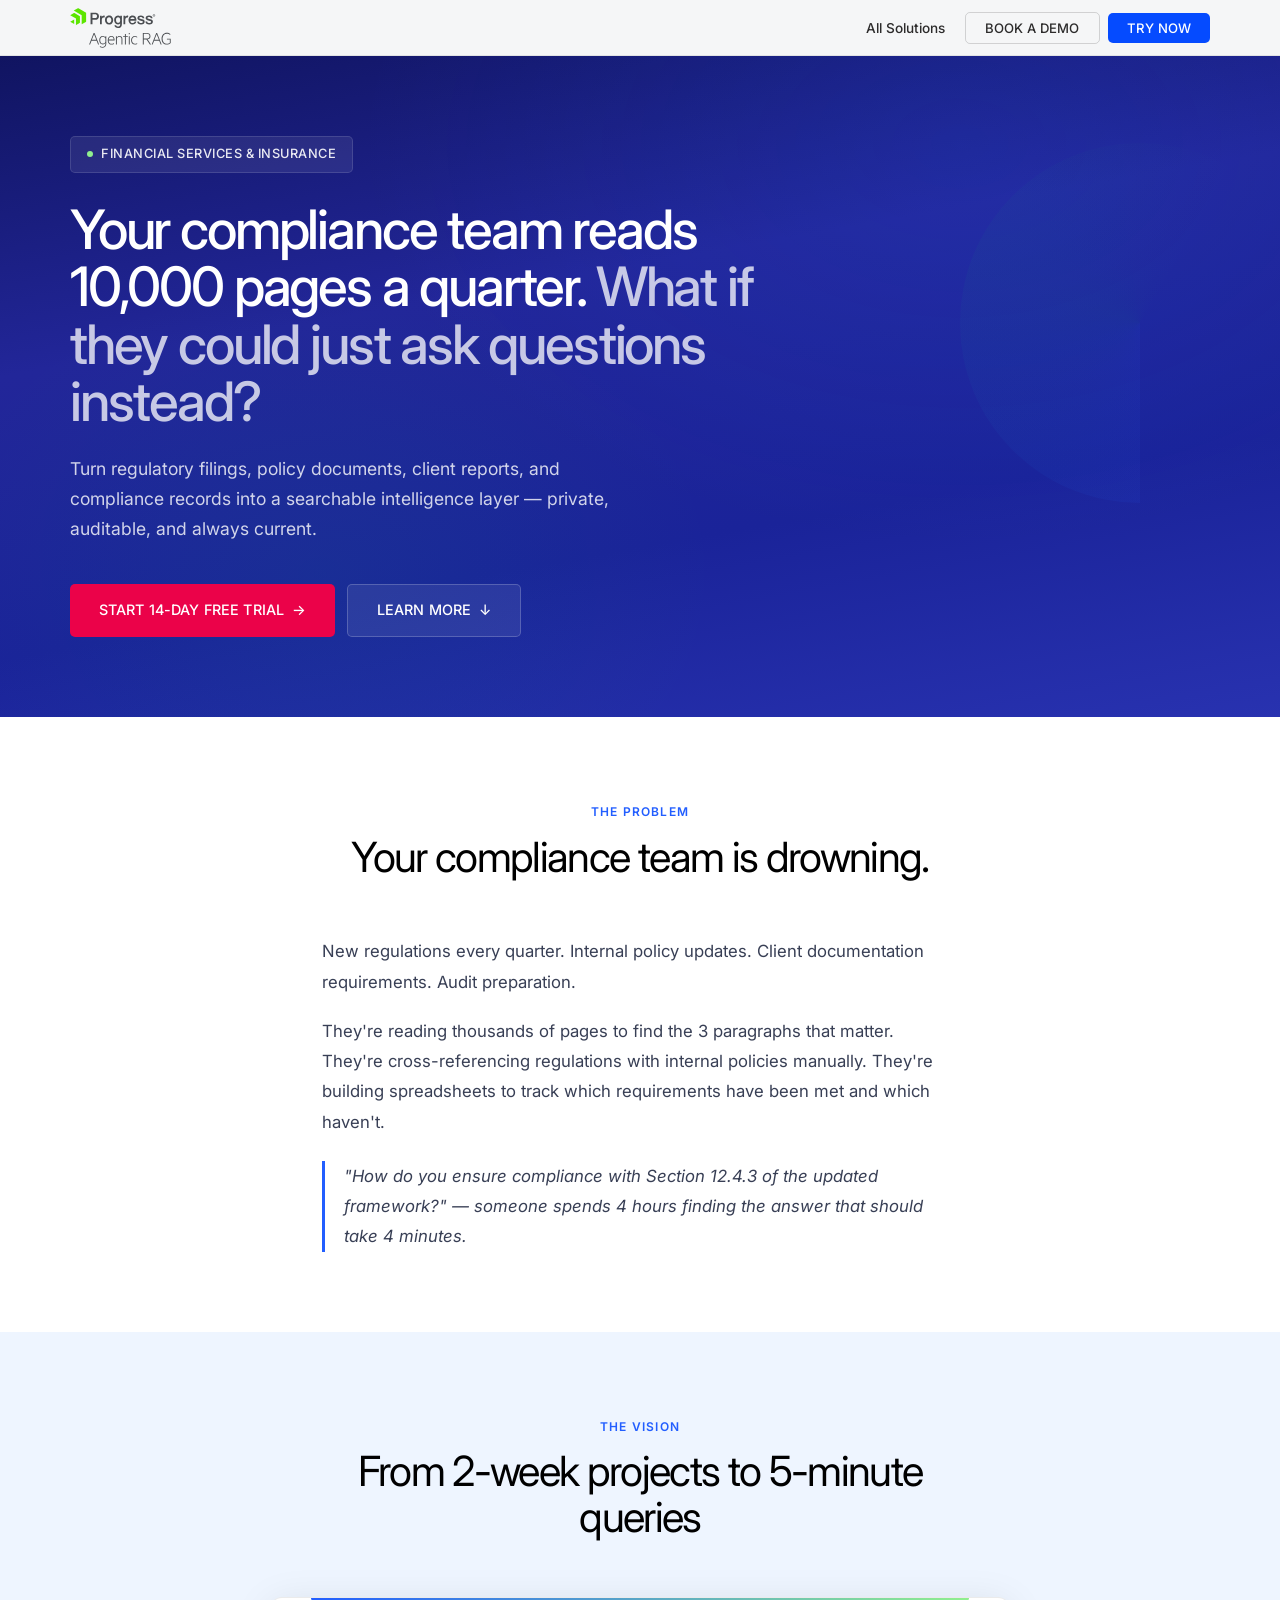
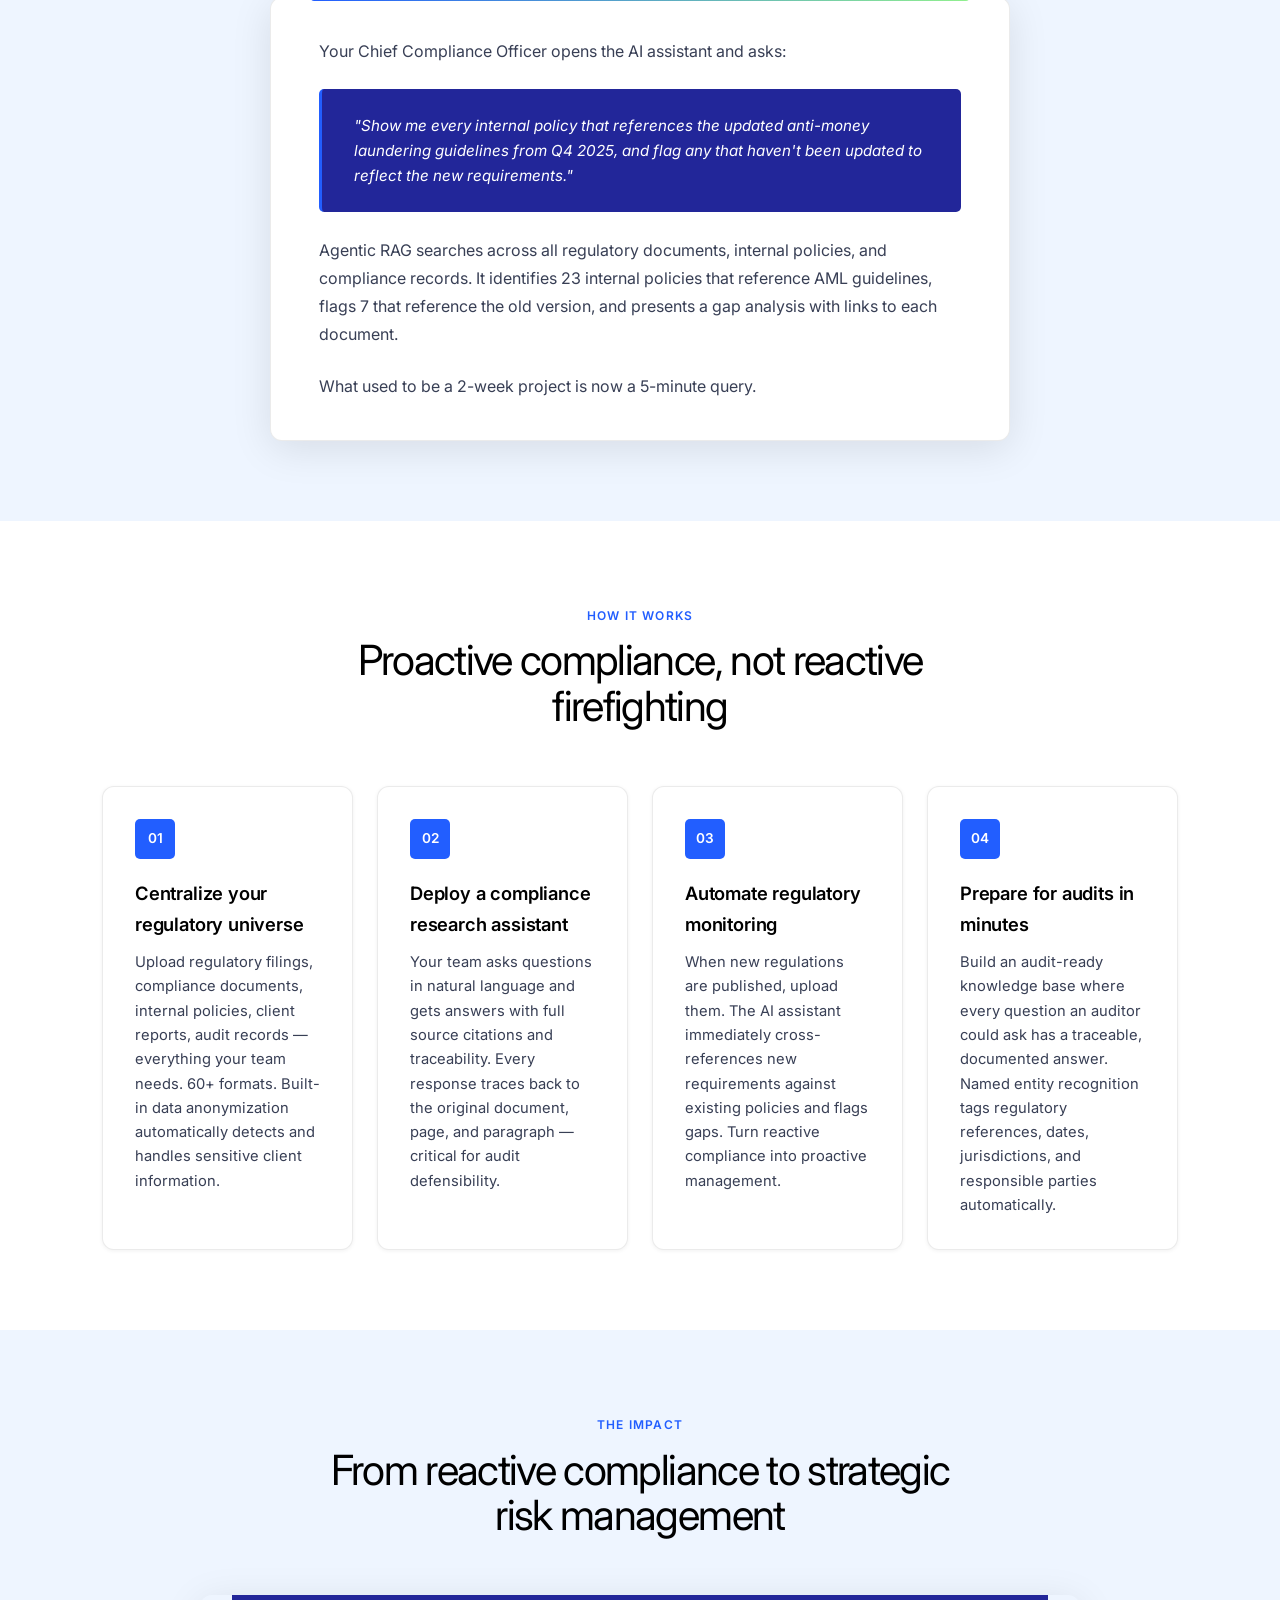
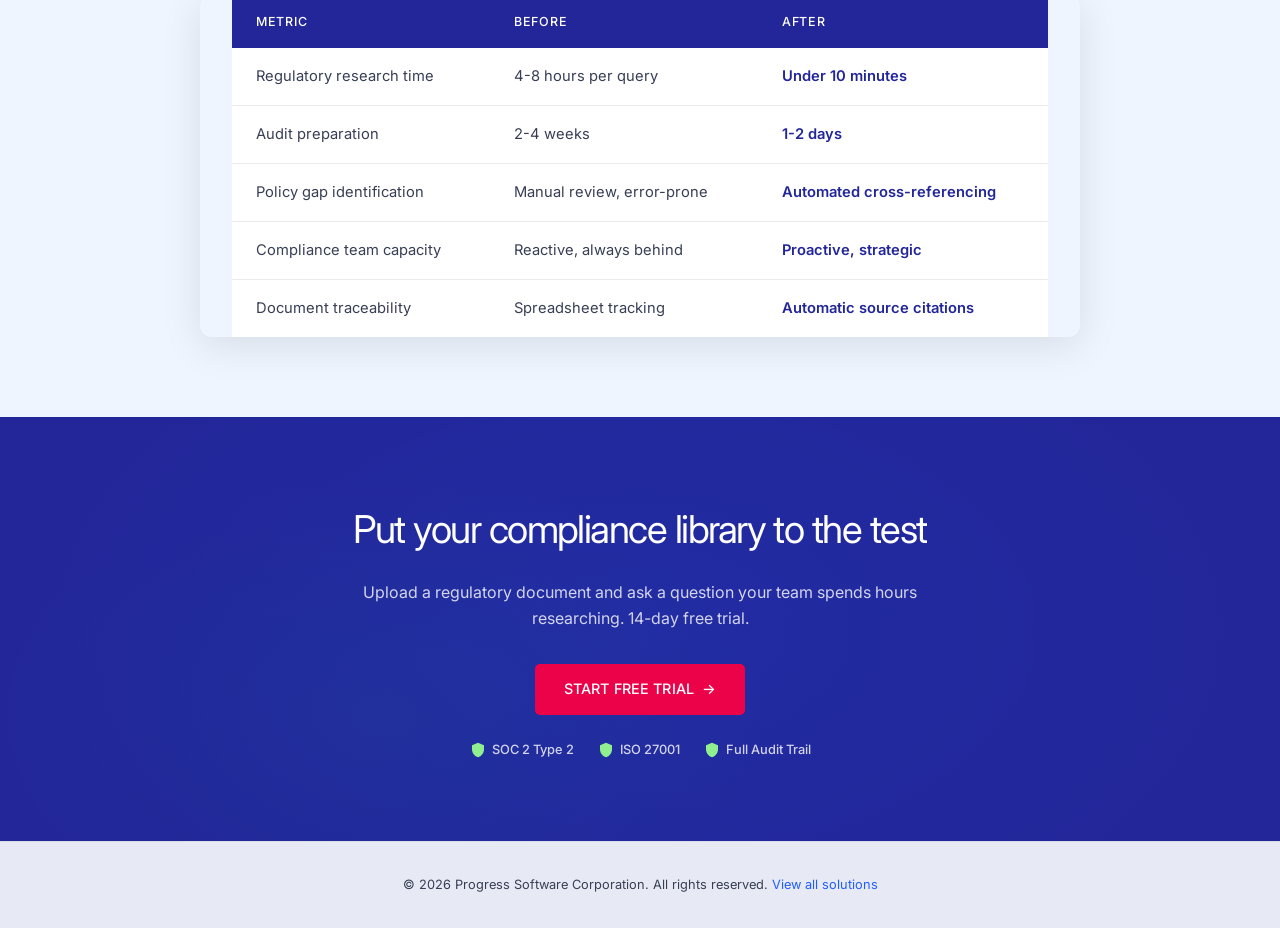
<file: financial-services.html>
<!DOCTYPE html>
<html lang="en">
<head>
  <meta charset="UTF-8">
  <meta name="viewport" content="width=device-width, initial-scale=1.0">
  <title>Agentic RAG for Financial Services — Progress</title>
  <link rel="stylesheet" href="style.css">
</head>
<body>

<!-- Navigation -->
<nav class="nav">
  <div class="nav-inner">
    <a href="index.html" class="nav-brand">
      <span class="logo-mark">
        <svg xmlns="http://www.w3.org/2000/svg" width="102" height="40" viewBox="0 0 310 122" role="img" aria-label="Progress Agentic RAG"><g><path fill="#4b4e52" d="M74.25,76.22l13.83,34.96h-2.9l-4.55-11.5h-15.49l-4.5,11.5h-2.9l13.83-34.96h2.68ZM66.16,97.05h13.44l-6.72-17.08-6.72,17.08Z"/><path fill="#4b4e52" d="M107.37,106.96c-1.42,2.11-4.33,4.16-7.8,4.16-7.34,0-10.87-6.09-10.87-12.87s3.53-12.87,10.87-12.87c3.47,0,6.38,2.05,7.8,4.21v-3.7h2.79v23.46c0,8.37-5.58,12.01-11.61,12.01-3.19,0-6.03-.97-7.91-2.39v-3.25c2.51,2.28,5.18,3.07,7.91,3.07,4.95,0,8.82-2.96,8.82-9.28v-2.56ZM107.37,92.9c-1.65-3.13-4.5-4.9-7.51-4.9-5.24,0-8.31,4.27-8.31,10.25s3.07,10.3,8.31,10.3c3.02,0,5.86-1.82,7.51-4.9v-10.76Z"/><path fill="#4b4e52" d="M126.53,109.18c2.85,0,4.95-.68,7.12-2.51v2.79c-1.88,1.54-4.38,2.22-7.34,2.22-7.06,0-11.78-5.01-11.78-12.92s4.21-13.38,10.93-13.38,10.02,5.01,10.02,12.35v1.02h-18.16c0,6.83,3.99,10.42,9.22,10.42ZM117.42,96.43h15.31c-.17-4.44-2.28-8.54-7.29-8.54-4.16,0-7.34,3.07-8.03,8.54Z"/><path fill="#4b4e52" d="M139.57,85.9h2.85v4.04c1.54-2.39,4.5-4.55,8.08-4.55,5.75,0,8.77,3.7,8.77,9.05v16.74h-2.79v-16.34c0-3.93-1.99-6.83-6.49-6.83-3.47,0-6.32,2.45-7.57,5.47v17.71h-2.85v-25.28Z"/><path fill="#4b4e52" d="M169.79,111.17h-2.85v-22.83h-5.41v-2.45h5.41v-6.49h2.85v6.49h5.98v2.45h-5.98v22.83Z"/><path fill="#4b4e52" d="M180.27,80.15c-1.08,0-1.94-.85-1.94-1.94,0-1.02.85-1.94,1.94-1.94s1.94.91,1.94,1.94c0,1.08-.85,1.94-1.94,1.94ZM181.69,111.17h-2.85v-25.28h2.85v25.28Z"/><path fill="#4b4e52" d="M197.51,85.38c2.45,0,4.95.68,6.72,2.22v2.9c-1.99-1.82-4.1-2.56-6.6-2.56-5.01,0-9.05,3.93-9.05,10.59s4.04,10.59,9.05,10.59c2.5,0,4.61-.74,6.6-2.56v2.9c-1.76,1.54-4.27,2.22-6.72,2.22-6.77,0-11.78-5.18-11.78-13.15s5.01-13.15,11.78-13.15Z"/><path fill="#4b4e52" d="M224.44,95.74v15.43h-2.9v-34.96h12.07c6.83,0,11.27,3.42,11.27,9.79,0,5.64-3.47,8.88-8.94,9.62l10.59,15.54h-3.36l-10.42-15.43h-8.31ZM224.44,93.18h9.05c5.35,0,8.54-2.68,8.54-7.17s-3.19-7.17-8.54-7.17h-9.05v14.35Z"/><path fill="#4b4e52" d="M265.12,76.22l13.83,34.96h-2.9l-4.55-11.5h-15.49l-4.5,11.5h-2.9l13.83-34.96h2.68ZM257.04,97.05h13.44l-6.72-17.08-6.72,17.08Z"/><path fill="#4b4e52" d="M303.93,105.88v-9.96h-8.82v-2.45h11.5v13.32c-3.25,3.81-7.8,4.9-12.01,4.9-9.11,0-15.88-6.95-15.88-17.99s7-17.99,16.23-17.99c4.1,0,7.74,1.31,10.25,3.36v3.24c-2.96-2.73-6.55-3.87-10.25-3.87-7.8,0-13.26,5.81-13.26,15.26s5.35,15.31,12.98,15.31c3.81,0,6.6-.85,9.28-3.13Z"/></g><g><g><path fill="#4b4e52" d="M75.34,14.11h-13.22v35.81h5.87v-14.06h7.41c8.01,0,12.43-3.91,12.43-11.02,0-3.23-1.22-10.73-12.47-10.73M81.85,24.94c0,4.04-2.1,5.69-7.23,5.69h-6.63v-11.23h7.41c4.35,0,6.46,1.81,6.46,5.54M105.28,23.83l.44.21-1,5.29-.69-.21c-.56-.17-1.13-.26-1.7-.26-5.48,0-5.93,4.37-5.93,9.65v11.41h-5.43v-26.3h5.1v3.17c1.39-2.13,3.06-3.24,5.27-3.51,1.45-.17,2.86.03,3.93.54M118.64,23.1c-4.28,0-7.7,1.63-9.91,4.71-2.32,3.24-2.66,7.04-2.66,9.02,0,8.31,4.93,13.68,12.57,13.68,9.28,0,12.57-7.47,12.57-13.87,0-3.68-1.09-7.02-3.07-9.41-2.24-2.7-5.53-4.12-9.5-4.12M118.64,45.65c-4.25,0-6.89-3.38-6.89-8.83s2.64-8.92,6.89-8.92,6.94,3.46,6.94,8.83-2.66,8.92-6.94,8.92M176.88,23.83l.44.21-1,5.29-.69-.21c-.56-.17-1.13-.26-1.69-.26-5.48,0-5.93,4.37-5.93,9.65v11.41h-5.43v-26.3h5.1v3.17c1.39-2.13,3.06-3.24,5.27-3.51,1.45-.17,2.85.03,3.93.54M196.39,41.5l-.1.29c-1.13,3.23-3.84,3.91-5.92,3.91-4.11,0-6.76-2.73-7.02-7.16h18.59l.07-.52c.08-.61.07-1.47.06-2.09,0-.17,0-.32,0-.47-.27-7.36-5.07-12.31-11.94-12.31-4.01,0-7.3,1.58-9.52,4.56-1.79,2.42-2.81,5.76-2.81,9.17,0,8.13,5.05,13.59,12.57,13.59,5.82,0,9.82-2.96,11.28-8.32l.18-.64h-5.44ZM183.53,33.82c.46-3.64,2.95-5.96,6.5-5.96,2.71,0,5.92,1.58,6.36,5.96h-12.86ZM152.69,25.83c-1.75-1.82-4.1-2.74-6.99-2.74-7.97,0-11.6,7.02-11.6,13.53s3.59,13.44,11.6,13.44c2.67,0,5.06-.98,6.78-2.75-.02,1.16-.05,2.26-.08,2.73-.3,4.34-2.38,6.36-6.56,6.36-2.27,0-4.88-.81-5.39-3.07l-.11-.5h-5.35s.09.72.09.72c.56,4.64,4.63,7.52,10.62,7.52,5.26,0,9-1.98,10.81-5.72.88-1.8,1.32-4.43,1.32-7.81v-23.91h-5.14v2.21ZM146.04,45.22c-1.9,0-6.31-.86-6.31-8.83,0-5.24,2.47-8.49,6.46-8.49,3.08,0,6.36,2.23,6.36,8.49,0,5.52-2.43,8.83-6.51,8.83M227.18,42.01c0,4.18-3.47,8.4-11.23,8.4-6.86,0-10.94-2.97-11.49-8.36l-.06-.55h5.35l.08.4c.66,3.24,3.74,3.92,6.22,3.92,2.71,0,5.61-.88,5.61-3.33,0-1.24-.81-2.12-2.4-2.62-.95-.28-2.11-.61-3.33-.95-2.12-.59-4.3-1.21-5.65-1.67-3.34-1.2-5.25-3.52-5.25-6.38,0-5.3,5.16-7.68,10.28-7.68,6.84,0,10.38,2.58,10.82,7.87l.05.55h-5.27s-.07-.42-.07-.42c-.53-3.05-3.56-3.51-5.32-3.51-1.52,0-5.06.27-5.06,2.79,0,1.15.98,1.99,2.99,2.57.6.17,1.5.4,2.53.67,2.15.56,4.82,1.25,6.16,1.71,3.35,1.18,5.05,3.39,5.05,6.58M252.27,42.01c0,4.18-3.47,8.4-11.22,8.4-6.86,0-10.94-2.97-11.49-8.36l-.06-.55h5.35l.08.4c.65,3.24,3.74,3.92,6.22,3.92,2.71,0,5.61-.88,5.61-3.33,0-1.24-.81-2.12-2.4-2.62-.95-.28-2.11-.61-3.34-.95-2.11-.59-4.3-1.21-5.65-1.67-3.34-1.2-5.25-3.52-5.25-6.38,0-5.3,5.16-7.68,10.28-7.68,6.84,0,10.38,2.58,10.82,7.87l.05.55h-5.27s-.07-.42-.07-.42c-.53-3.05-3.56-3.51-5.33-3.51-1.52,0-5.06.27-5.06,2.79,0,1.15.98,1.99,2.99,2.57.6.17,1.49.4,2.53.67,2.14.56,4.82,1.25,6.16,1.71,3.35,1.18,5.05,3.39,5.05,6.58"/><path fill="#4b4e52" d="M255.57,26.45c-2.03,0-3.7-1.58-3.7-3.75s1.68-3.75,3.7-3.75,3.71,1.58,3.71,3.75-1.68,3.75-3.71,3.75M255.57,19.59c-1.68,0-3.03,1.29-3.03,3.11s1.35,3.11,3.03,3.11,3.03-1.29,3.03-3.11-1.35-3.11-3.03-3.11M255.14,23.4v1.25h-1.11v-3.93h1.84c.88,0,1.45.51,1.45,1.37,0,.61-.29,1.02-.76,1.19l.9,1.37h-1.23l-.76-1.25h-.35ZM255.75,21.64h-.61v.88h.61c.33,0,.51-.16.51-.43s-.18-.45-.51-.45"/></g><path fill="#5ce500" d="M48.63,41.09c0,.58-.41,1.28-.9,1.56l-12.58,7.27v-28.02L10.87,7.89,23.45.62c.5-.29,1.31-.29,1.81,0l23.36,13.49v26.98ZM29.74,25.01L13.12,15.41c-.5-.29-1.31-.29-1.81,0L.08,21.9l17.53,10.12v20.24s11.23-6.48,11.23-6.48c.5-.29.9-.99.9-1.57v-19.2ZM.08,42.14l12.13,7v-14.01L.08,42.14Z"/></g></svg>
      </span>
    </a>
    <ul class="nav-links">
      <li><a href="index.html">All Solutions</a></li>
      <li><a href="https://www.progress.com/agentic-rag" class="nav-demo">Book a Demo</a></li>
      <li><a href="app-prototype.html?persona=finance" class="nav-cta">Try Now</a></li>
    </ul>
  </div>
</nav>

<!-- Hero -->
<section class="hero">
  <div class="hero-content">
    <div class="hero-label">
      <span class="dot"></span>
      Financial Services & Insurance
    </div>
    <h1>Your compliance team reads 10,000 pages a quarter. <em>What if they could just ask questions instead?</em></h1>
    <p class="hero-sub">Turn regulatory filings, policy documents, client reports, and compliance records into a searchable intelligence layer — private, auditable, and always current.</p>
    <div class="hero-actions">
      <a href="app-prototype.html?persona=finance" class="btn btn-primary">
        Start 14-Day Free Trial <span class="btn-arrow">&rarr;</span>
      </a>
      <a href="#pain" class="btn btn-secondary">
        Learn More <span class="btn-arrow">&darr;</span>
      </a>
    </div>
  </div>
</section>

<!-- The Pain -->
<section class="section" id="pain">
  <div class="section-header">
    <span class="section-label">The Problem</span>
    <h2>Your compliance team is drowning.</h2>
  </div>
  <div class="pain-content container">
    <p>New regulations every quarter. Internal policy updates. Client documentation requirements. Audit preparation.</p>
    <p>They're reading thousands of pages to find the 3 paragraphs that matter. They're cross-referencing regulations with internal policies manually. They're building spreadsheets to track which requirements have been met and which haven't.</p>
    <p class="pain-highlight">"How do you ensure compliance with Section 12.4.3 of the updated framework?" — someone spends 4 hours finding the answer that should take 4 minutes.</p>
  </div>
</section>

<!-- The Vision -->
<section class="section section-alt" id="vision">
  <div class="section-header">
    <span class="section-label">The Vision</span>
    <h2>From 2-week projects to 5-minute queries</h2>
  </div>
  <div class="vision-card container">
    <p>Your Chief Compliance Officer opens the AI assistant and asks:</p>
    <div class="vision-query">
      "Show me every internal policy that references the updated anti-money laundering guidelines from Q4 2025, and flag any that haven't been updated to reflect the new requirements."
    </div>
    <p class="vision-result">Agentic RAG searches across all regulatory documents, internal policies, and compliance records. It identifies 23 internal policies that reference AML guidelines, flags 7 that reference the old version, and presents a gap analysis with links to each document.</p>
    <p class="vision-result">What used to be a 2-week project is now a 5-minute query.</p>
  </div>
</section>

<!-- How It Works -->
<section class="section" id="how">
  <div class="section-header">
    <span class="section-label">How It Works</span>
    <h2>Proactive compliance, not reactive firefighting</h2>
  </div>
  <div class="steps-grid container">
    <div class="step-card">
      <div class="step-number">01</div>
      <h3>Centralize your regulatory universe</h3>
      <p>Upload regulatory filings, compliance documents, internal policies, client reports, audit records — everything your team needs. 60+ formats. Built-in data anonymization automatically detects and handles sensitive client information.</p>
    </div>
    <div class="step-card">
      <div class="step-number">02</div>
      <h3>Deploy a compliance research assistant</h3>
      <p>Your team asks questions in natural language and gets answers with full source citations and traceability. Every response traces back to the original document, page, and paragraph — critical for audit defensibility.</p>
    </div>
    <div class="step-card">
      <div class="step-number">03</div>
      <h3>Automate regulatory monitoring</h3>
      <p>When new regulations are published, upload them. The AI assistant immediately cross-references new requirements against existing policies and flags gaps. Turn reactive compliance into proactive management.</p>
    </div>
    <div class="step-card">
      <div class="step-number">04</div>
      <h3>Prepare for audits in minutes</h3>
      <p>Build an audit-ready knowledge base where every question an auditor could ask has a traceable, documented answer. Named entity recognition tags regulatory references, dates, jurisdictions, and responsible parties automatically.</p>
    </div>
  </div>
</section>

<!-- The Numbers -->
<section class="section section-alt" id="numbers">
  <div class="section-header">
    <span class="section-label">The Impact</span>
    <h2>From reactive compliance to strategic risk management</h2>
  </div>
  <div class="metrics-table container">
    <table>
      <thead>
        <tr>
          <th>Metric</th>
          <th>Before</th>
          <th>After</th>
        </tr>
      </thead>
      <tbody>
        <tr>
          <td>Regulatory research time</td>
          <td class="metric-before">4-8 hours per query</td>
          <td class="metric-after">Under 10 minutes</td>
        </tr>
        <tr>
          <td>Audit preparation</td>
          <td class="metric-before">2-4 weeks</td>
          <td class="metric-after">1-2 days</td>
        </tr>
        <tr>
          <td>Policy gap identification</td>
          <td class="metric-before">Manual review, error-prone</td>
          <td class="metric-after">Automated cross-referencing</td>
        </tr>
        <tr>
          <td>Compliance team capacity</td>
          <td class="metric-before">Reactive, always behind</td>
          <td class="metric-after">Proactive, strategic</td>
        </tr>
        <tr>
          <td>Document traceability</td>
          <td class="metric-before">Spreadsheet tracking</td>
          <td class="metric-after">Automatic source citations</td>
        </tr>
      </tbody>
    </table>
  </div>
</section>

<!-- CTA -->
<section class="cta-section">
  <div class="cta-content">
    <h2>Put your compliance library to the test</h2>
    <p>Upload a regulatory document and ask a question your team spends hours researching. 14-day free trial.</p>
    <a href="app-prototype.html?persona=finance" class="btn btn-primary">
      Start Free Trial <span class="btn-arrow">&rarr;</span>
    </a>
    <div class="cta-badges">
      <div class="cta-badge">
        <svg xmlns="http://www.w3.org/2000/svg" viewBox="0 0 24 24" fill="currentColor"><path d="M12 1L3 5v6c0 5.55 3.84 10.74 9 12 5.16-1.26 9-6.45 9-12V5l-9-4z"/></svg>
        SOC 2 Type 2
      </div>
      <div class="cta-badge">
        <svg xmlns="http://www.w3.org/2000/svg" viewBox="0 0 24 24" fill="currentColor"><path d="M12 1L3 5v6c0 5.55 3.84 10.74 9 12 5.16-1.26 9-6.45 9-12V5l-9-4z"/></svg>
        ISO 27001
      </div>
      <div class="cta-badge">
        <svg xmlns="http://www.w3.org/2000/svg" viewBox="0 0 24 24" fill="currentColor"><path d="M12 1L3 5v6c0 5.55 3.84 10.74 9 12 5.16-1.26 9-6.45 9-12V5l-9-4z"/></svg>
        Full Audit Trail
      </div>
    </div>
  </div>
</section>

<!-- Footer -->
<footer class="footer">
  <p>&copy; 2026 Progress Software Corporation. All rights reserved. <a href="index.html">View all solutions</a></p>
</footer>

</body>
</html>
</file>
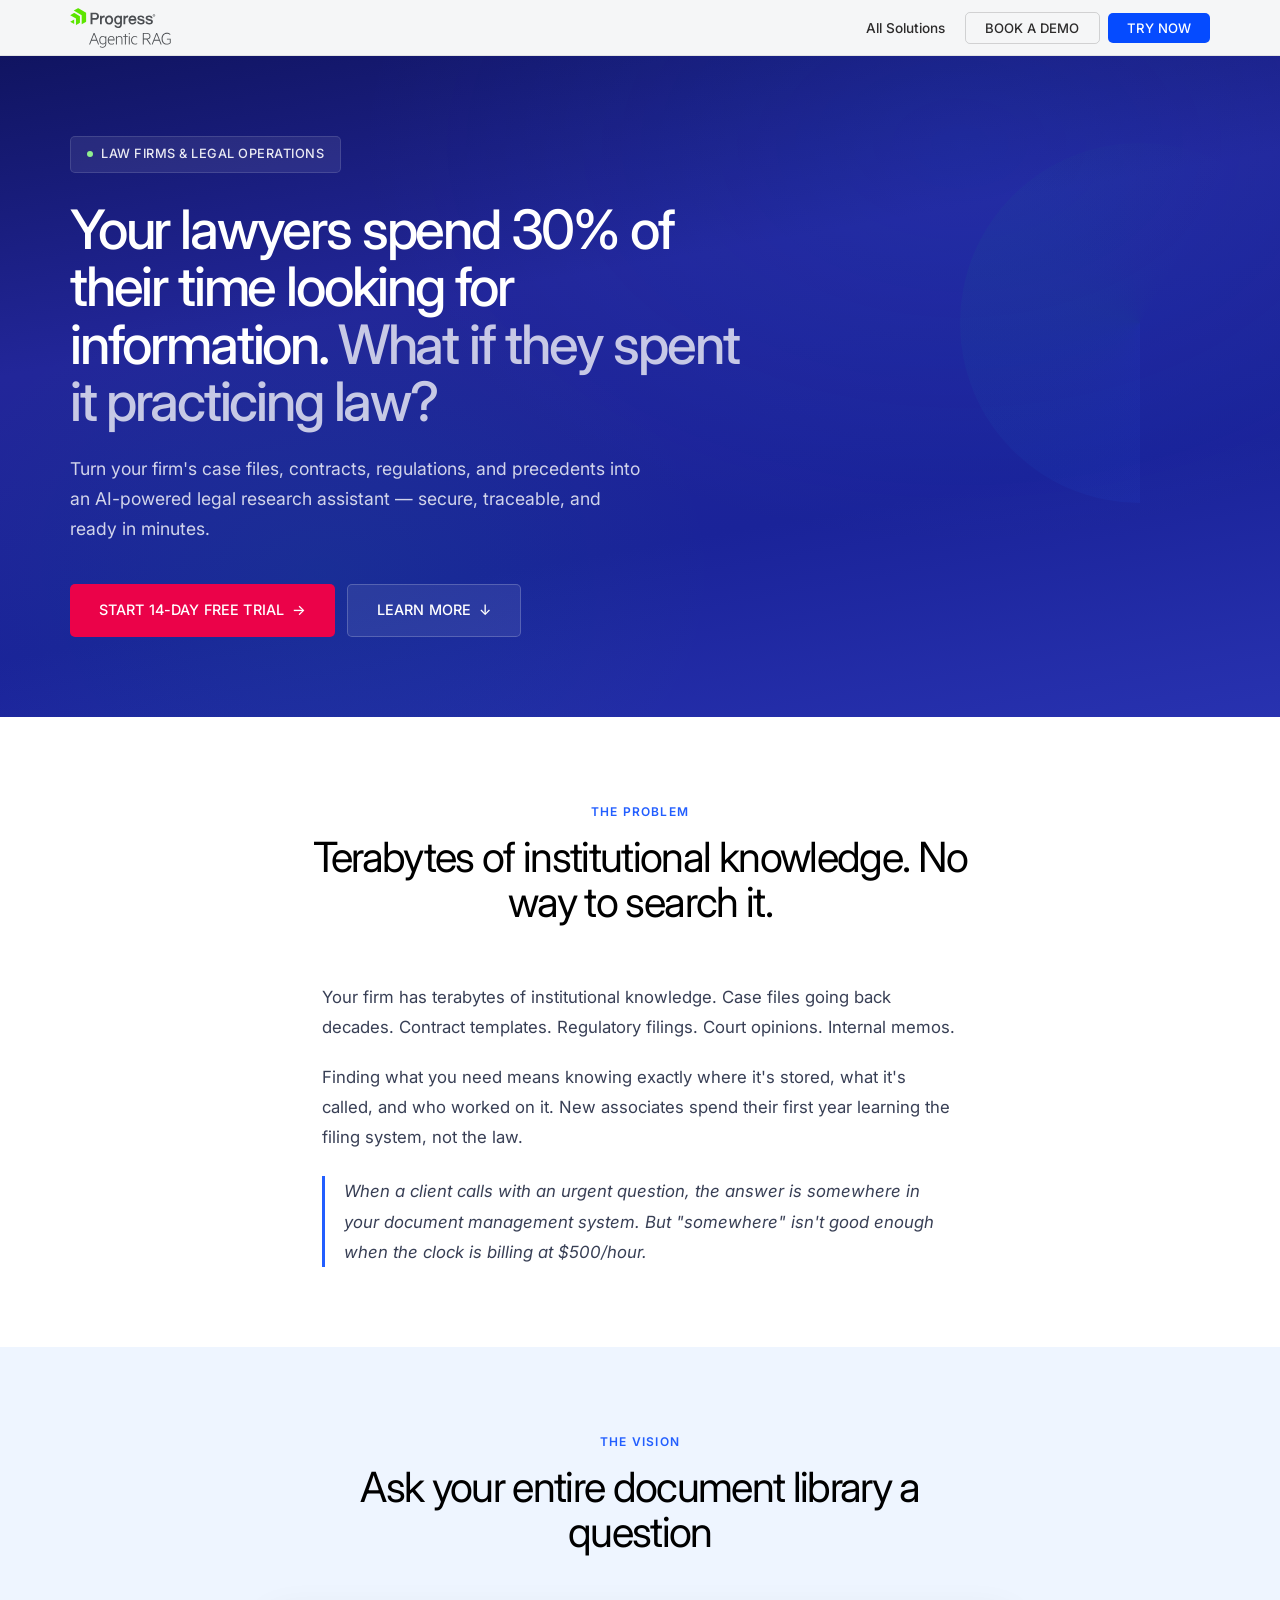
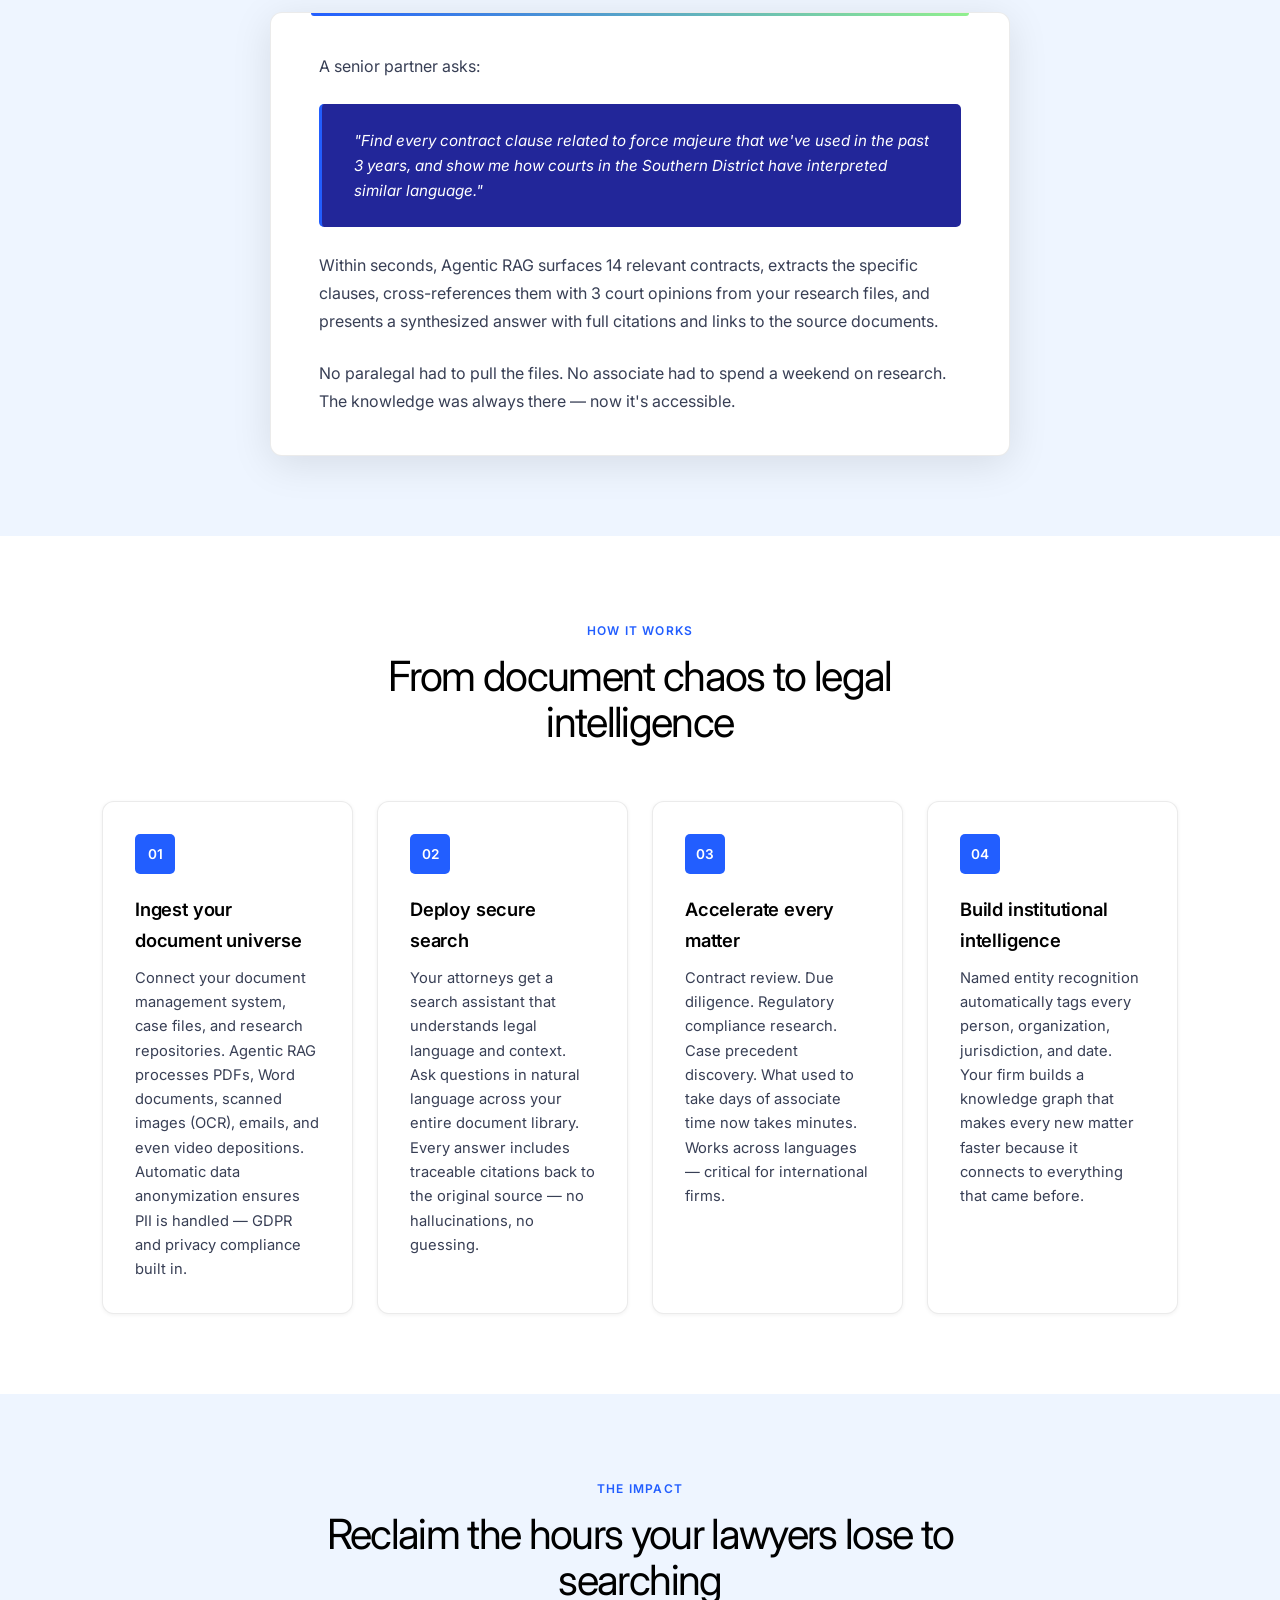
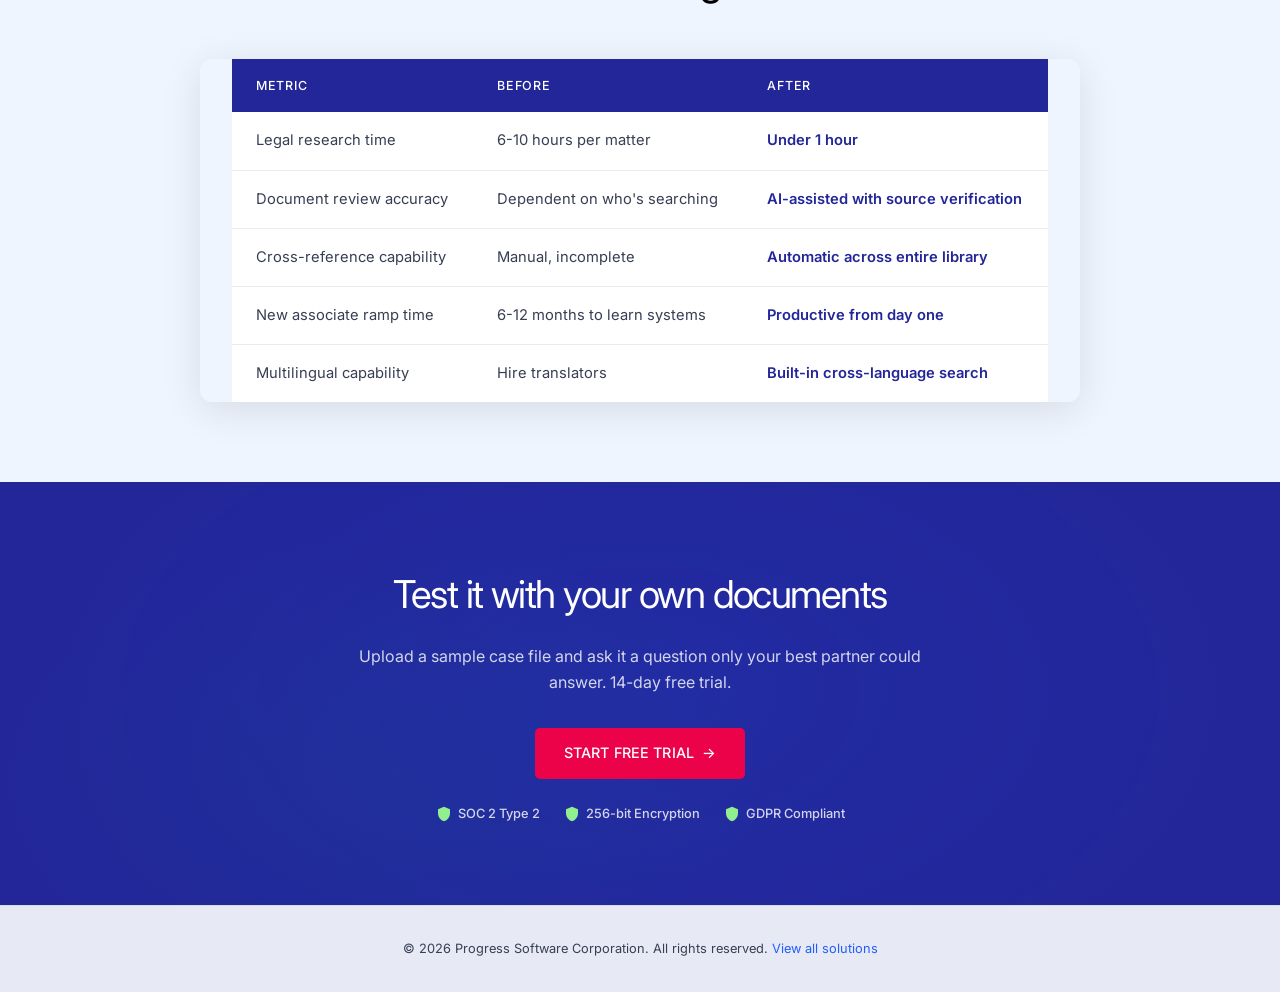
<file: law-firms.html>
<!DOCTYPE html>
<html lang="en">
<head>
  <meta charset="UTF-8">
  <meta name="viewport" content="width=device-width, initial-scale=1.0">
  <title>Agentic RAG for Law Firms — Progress</title>
  <link rel="stylesheet" href="style.css">
</head>
<body>

<!-- Navigation -->
<nav class="nav">
  <div class="nav-inner">
    <a href="index.html" class="nav-brand">
      <span class="logo-mark">
        <svg xmlns="http://www.w3.org/2000/svg" width="102" height="40" viewBox="0 0 310 122" role="img" aria-label="Progress Agentic RAG"><g><path fill="#4b4e52" d="M74.25,76.22l13.83,34.96h-2.9l-4.55-11.5h-15.49l-4.5,11.5h-2.9l13.83-34.96h2.68ZM66.16,97.05h13.44l-6.72-17.08-6.72,17.08Z"/><path fill="#4b4e52" d="M107.37,106.96c-1.42,2.11-4.33,4.16-7.8,4.16-7.34,0-10.87-6.09-10.87-12.87s3.53-12.87,10.87-12.87c3.47,0,6.38,2.05,7.8,4.21v-3.7h2.79v23.46c0,8.37-5.58,12.01-11.61,12.01-3.19,0-6.03-.97-7.91-2.39v-3.25c2.51,2.28,5.18,3.07,7.91,3.07,4.95,0,8.82-2.96,8.82-9.28v-2.56ZM107.37,92.9c-1.65-3.13-4.5-4.9-7.51-4.9-5.24,0-8.31,4.27-8.31,10.25s3.07,10.3,8.31,10.3c3.02,0,5.86-1.82,7.51-4.9v-10.76Z"/><path fill="#4b4e52" d="M126.53,109.18c2.85,0,4.95-.68,7.12-2.51v2.79c-1.88,1.54-4.38,2.22-7.34,2.22-7.06,0-11.78-5.01-11.78-12.92s4.21-13.38,10.93-13.38,10.02,5.01,10.02,12.35v1.02h-18.16c0,6.83,3.99,10.42,9.22,10.42ZM117.42,96.43h15.31c-.17-4.44-2.28-8.54-7.29-8.54-4.16,0-7.34,3.07-8.03,8.54Z"/><path fill="#4b4e52" d="M139.57,85.9h2.85v4.04c1.54-2.39,4.5-4.55,8.08-4.55,5.75,0,8.77,3.7,8.77,9.05v16.74h-2.79v-16.34c0-3.93-1.99-6.83-6.49-6.83-3.47,0-6.32,2.45-7.57,5.47v17.71h-2.85v-25.28Z"/><path fill="#4b4e52" d="M169.79,111.17h-2.85v-22.83h-5.41v-2.45h5.41v-6.49h2.85v6.49h5.98v2.45h-5.98v22.83Z"/><path fill="#4b4e52" d="M180.27,80.15c-1.08,0-1.94-.85-1.94-1.94,0-1.02.85-1.94,1.94-1.94s1.94.91,1.94,1.94c0,1.08-.85,1.94-1.94,1.94ZM181.69,111.17h-2.85v-25.28h2.85v25.28Z"/><path fill="#4b4e52" d="M197.51,85.38c2.45,0,4.95.68,6.72,2.22v2.9c-1.99-1.82-4.1-2.56-6.6-2.56-5.01,0-9.05,3.93-9.05,10.59s4.04,10.59,9.05,10.59c2.5,0,4.61-.74,6.6-2.56v2.9c-1.76,1.54-4.27,2.22-6.72,2.22-6.77,0-11.78-5.18-11.78-13.15s5.01-13.15,11.78-13.15Z"/><path fill="#4b4e52" d="M224.44,95.74v15.43h-2.9v-34.96h12.07c6.83,0,11.27,3.42,11.27,9.79,0,5.64-3.47,8.88-8.94,9.62l10.59,15.54h-3.36l-10.42-15.43h-8.31ZM224.44,93.18h9.05c5.35,0,8.54-2.68,8.54-7.17s-3.19-7.17-8.54-7.17h-9.05v14.35Z"/><path fill="#4b4e52" d="M265.12,76.22l13.83,34.96h-2.9l-4.55-11.5h-15.49l-4.5,11.5h-2.9l13.83-34.96h2.68ZM257.04,97.05h13.44l-6.72-17.08-6.72,17.08Z"/><path fill="#4b4e52" d="M303.93,105.88v-9.96h-8.82v-2.45h11.5v13.32c-3.25,3.81-7.8,4.9-12.01,4.9-9.11,0-15.88-6.95-15.88-17.99s7-17.99,16.23-17.99c4.1,0,7.74,1.31,10.25,3.36v3.24c-2.96-2.73-6.55-3.87-10.25-3.87-7.8,0-13.26,5.81-13.26,15.26s5.35,15.31,12.98,15.31c3.81,0,6.6-.85,9.28-3.13Z"/></g><g><g><path fill="#4b4e52" d="M75.34,14.11h-13.22v35.81h5.87v-14.06h7.41c8.01,0,12.43-3.91,12.43-11.02,0-3.23-1.22-10.73-12.47-10.73M81.85,24.94c0,4.04-2.1,5.69-7.23,5.69h-6.63v-11.23h7.41c4.35,0,6.46,1.81,6.46,5.54M105.28,23.83l.44.21-1,5.29-.69-.21c-.56-.17-1.13-.26-1.7-.26-5.48,0-5.93,4.37-5.93,9.65v11.41h-5.43v-26.3h5.1v3.17c1.39-2.13,3.06-3.24,5.27-3.51,1.45-.17,2.86.03,3.93.54M118.64,23.1c-4.28,0-7.7,1.63-9.91,4.71-2.32,3.24-2.66,7.04-2.66,9.02,0,8.31,4.93,13.68,12.57,13.68,9.28,0,12.57-7.47,12.57-13.87,0-3.68-1.09-7.02-3.07-9.41-2.24-2.7-5.53-4.12-9.5-4.12M118.64,45.65c-4.25,0-6.89-3.38-6.89-8.83s2.64-8.92,6.89-8.92,6.94,3.46,6.94,8.83-2.66,8.92-6.94,8.92M176.88,23.83l.44.21-1,5.29-.69-.21c-.56-.17-1.13-.26-1.69-.26-5.48,0-5.93,4.37-5.93,9.65v11.41h-5.43v-26.3h5.1v3.17c1.39-2.13,3.06-3.24,5.27-3.51,1.45-.17,2.85.03,3.93.54M196.39,41.5l-.1.29c-1.13,3.23-3.84,3.91-5.92,3.91-4.11,0-6.76-2.73-7.02-7.16h18.59l.07-.52c.08-.61.07-1.47.06-2.09,0-.17,0-.32,0-.47-.27-7.36-5.07-12.31-11.94-12.31-4.01,0-7.3,1.58-9.52,4.56-1.79,2.42-2.81,5.76-2.81,9.17,0,8.13,5.05,13.59,12.57,13.59,5.82,0,9.82-2.96,11.28-8.32l.18-.64h-5.44ZM183.53,33.82c.46-3.64,2.95-5.96,6.5-5.96,2.71,0,5.92,1.58,6.36,5.96h-12.86ZM152.69,25.83c-1.75-1.82-4.1-2.74-6.99-2.74-7.97,0-11.6,7.02-11.6,13.53s3.59,13.44,11.6,13.44c2.67,0,5.06-.98,6.78-2.75-.02,1.16-.05,2.26-.08,2.73-.3,4.34-2.38,6.36-6.56,6.36-2.27,0-4.88-.81-5.39-3.07l-.11-.5h-5.35s.09.72.09.72c.56,4.64,4.63,7.52,10.62,7.52,5.26,0,9-1.98,10.81-5.72.88-1.8,1.32-4.43,1.32-7.81v-23.91h-5.14v2.21ZM146.04,45.22c-1.9,0-6.31-.86-6.31-8.83,0-5.24,2.47-8.49,6.46-8.49,3.08,0,6.36,2.23,6.36,8.49,0,5.52-2.43,8.83-6.51,8.83M227.18,42.01c0,4.18-3.47,8.4-11.23,8.4-6.86,0-10.94-2.97-11.49-8.36l-.06-.55h5.35l.08.4c.66,3.24,3.74,3.92,6.22,3.92,2.71,0,5.61-.88,5.61-3.33,0-1.24-.81-2.12-2.4-2.62-.95-.28-2.11-.61-3.33-.95-2.12-.59-4.3-1.21-5.65-1.67-3.34-1.2-5.25-3.52-5.25-6.38,0-5.3,5.16-7.68,10.28-7.68,6.84,0,10.38,2.58,10.82,7.87l.05.55h-5.27s-.07-.42-.07-.42c-.53-3.05-3.56-3.51-5.32-3.51-1.52,0-5.06.27-5.06,2.79,0,1.15.98,1.99,2.99,2.57.6.17,1.5.4,2.53.67,2.15.56,4.82,1.25,6.16,1.71,3.35,1.18,5.05,3.39,5.05,6.58M252.27,42.01c0,4.18-3.47,8.4-11.22,8.4-6.86,0-10.94-2.97-11.49-8.36l-.06-.55h5.35l.08.4c.65,3.24,3.74,3.92,6.22,3.92,2.71,0,5.61-.88,5.61-3.33,0-1.24-.81-2.12-2.4-2.62-.95-.28-2.11-.61-3.34-.95-2.11-.59-4.3-1.21-5.65-1.67-3.34-1.2-5.25-3.52-5.25-6.38,0-5.3,5.16-7.68,10.28-7.68,6.84,0,10.38,2.58,10.82,7.87l.05.55h-5.27s-.07-.42-.07-.42c-.53-3.05-3.56-3.51-5.33-3.51-1.52,0-5.06.27-5.06,2.79,0,1.15.98,1.99,2.99,2.57.6.17,1.49.4,2.53.67,2.14.56,4.82,1.25,6.16,1.71,3.35,1.18,5.05,3.39,5.05,6.58"/><path fill="#4b4e52" d="M255.57,26.45c-2.03,0-3.7-1.58-3.7-3.75s1.68-3.75,3.7-3.75,3.71,1.58,3.71,3.75-1.68,3.75-3.71,3.75M255.57,19.59c-1.68,0-3.03,1.29-3.03,3.11s1.35,3.11,3.03,3.11,3.03-1.29,3.03-3.11-1.35-3.11-3.03-3.11M255.14,23.4v1.25h-1.11v-3.93h1.84c.88,0,1.45.51,1.45,1.37,0,.61-.29,1.02-.76,1.19l.9,1.37h-1.23l-.76-1.25h-.35ZM255.75,21.64h-.61v.88h.61c.33,0,.51-.16.51-.43s-.18-.45-.51-.45"/></g><path fill="#5ce500" d="M48.63,41.09c0,.58-.41,1.28-.9,1.56l-12.58,7.27v-28.02L10.87,7.89,23.45.62c.5-.29,1.31-.29,1.81,0l23.36,13.49v26.98ZM29.74,25.01L13.12,15.41c-.5-.29-1.31-.29-1.81,0L.08,21.9l17.53,10.12v20.24s11.23-6.48,11.23-6.48c.5-.29.9-.99.9-1.57v-19.2ZM.08,42.14l12.13,7v-14.01L.08,42.14Z"/></g></svg>
      </span>
    </a>
    <ul class="nav-links">
      <li><a href="index.html">All Solutions</a></li>
      <li><a href="https://www.progress.com/agentic-rag" class="nav-demo">Book a Demo</a></li>
      <li><a href="app-prototype.html?persona=legal" class="nav-cta">Try Now</a></li>
    </ul>
  </div>
</nav>

<!-- Hero -->
<section class="hero">
  <div class="hero-content">
    <div class="hero-label">
      <span class="dot"></span>
      Law Firms & Legal Operations
    </div>
    <h1>Your lawyers spend 30% of their time looking for information. <em>What if they spent it practicing law?</em></h1>
    <p class="hero-sub">Turn your firm's case files, contracts, regulations, and precedents into an AI-powered legal research assistant — secure, traceable, and ready in minutes.</p>
    <div class="hero-actions">
      <a href="app-prototype.html?persona=legal" class="btn btn-primary">
        Start 14-Day Free Trial <span class="btn-arrow">&rarr;</span>
      </a>
      <a href="#pain" class="btn btn-secondary">
        Learn More <span class="btn-arrow">&darr;</span>
      </a>
    </div>
  </div>
</section>

<!-- The Pain -->
<section class="section" id="pain">
  <div class="section-header">
    <span class="section-label">The Problem</span>
    <h2>Terabytes of institutional knowledge. No way to search it.</h2>
  </div>
  <div class="pain-content container">
    <p>Your firm has terabytes of institutional knowledge. Case files going back decades. Contract templates. Regulatory filings. Court opinions. Internal memos.</p>
    <p>Finding what you need means knowing exactly where it's stored, what it's called, and who worked on it. New associates spend their first year learning the filing system, not the law.</p>
    <p class="pain-highlight">When a client calls with an urgent question, the answer is somewhere in your document management system. But "somewhere" isn't good enough when the clock is billing at $500/hour.</p>
  </div>
</section>

<!-- The Vision -->
<section class="section section-alt" id="vision">
  <div class="section-header">
    <span class="section-label">The Vision</span>
    <h2>Ask your entire document library a question</h2>
  </div>
  <div class="vision-card container">
    <p>A senior partner asks:</p>
    <div class="vision-query">
      "Find every contract clause related to force majeure that we've used in the past 3 years, and show me how courts in the Southern District have interpreted similar language."
    </div>
    <p class="vision-result">Within seconds, Agentic RAG surfaces 14 relevant contracts, extracts the specific clauses, cross-references them with 3 court opinions from your research files, and presents a synthesized answer with full citations and links to the source documents.</p>
    <p class="vision-result">No paralegal had to pull the files. No associate had to spend a weekend on research. The knowledge was always there — now it's accessible.</p>
  </div>
</section>

<!-- How It Works -->
<section class="section" id="how">
  <div class="section-header">
    <span class="section-label">How It Works</span>
    <h2>From document chaos to legal intelligence</h2>
  </div>
  <div class="steps-grid container">
    <div class="step-card">
      <div class="step-number">01</div>
      <h3>Ingest your document universe</h3>
      <p>Connect your document management system, case files, and research repositories. Agentic RAG processes PDFs, Word documents, scanned images (OCR), emails, and even video depositions. Automatic data anonymization ensures PII is handled — GDPR and privacy compliance built in.</p>
    </div>
    <div class="step-card">
      <div class="step-number">02</div>
      <h3>Deploy secure search</h3>
      <p>Your attorneys get a search assistant that understands legal language and context. Ask questions in natural language across your entire document library. Every answer includes traceable citations back to the original source — no hallucinations, no guessing.</p>
    </div>
    <div class="step-card">
      <div class="step-number">03</div>
      <h3>Accelerate every matter</h3>
      <p>Contract review. Due diligence. Regulatory compliance research. Case precedent discovery. What used to take days of associate time now takes minutes. Works across languages — critical for international firms.</p>
    </div>
    <div class="step-card">
      <div class="step-number">04</div>
      <h3>Build institutional intelligence</h3>
      <p>Named entity recognition automatically tags every person, organization, jurisdiction, and date. Your firm builds a knowledge graph that makes every new matter faster because it connects to everything that came before.</p>
    </div>
  </div>
</section>

<!-- The Numbers -->
<section class="section section-alt" id="numbers">
  <div class="section-header">
    <span class="section-label">The Impact</span>
    <h2>Reclaim the hours your lawyers lose to searching</h2>
  </div>
  <div class="metrics-table container">
    <table>
      <thead>
        <tr>
          <th>Metric</th>
          <th>Before</th>
          <th>After</th>
        </tr>
      </thead>
      <tbody>
        <tr>
          <td>Legal research time</td>
          <td class="metric-before">6-10 hours per matter</td>
          <td class="metric-after">Under 1 hour</td>
        </tr>
        <tr>
          <td>Document review accuracy</td>
          <td class="metric-before">Dependent on who's searching</td>
          <td class="metric-after">AI-assisted with source verification</td>
        </tr>
        <tr>
          <td>Cross-reference capability</td>
          <td class="metric-before">Manual, incomplete</td>
          <td class="metric-after">Automatic across entire library</td>
        </tr>
        <tr>
          <td>New associate ramp time</td>
          <td class="metric-before">6-12 months to learn systems</td>
          <td class="metric-after">Productive from day one</td>
        </tr>
        <tr>
          <td>Multilingual capability</td>
          <td class="metric-before">Hire translators</td>
          <td class="metric-after">Built-in cross-language search</td>
        </tr>
      </tbody>
    </table>
  </div>
</section>

<!-- CTA -->
<section class="cta-section">
  <div class="cta-content">
    <h2>Test it with your own documents</h2>
    <p>Upload a sample case file and ask it a question only your best partner could answer. 14-day free trial.</p>
    <a href="app-prototype.html?persona=legal" class="btn btn-primary">
      Start Free Trial <span class="btn-arrow">&rarr;</span>
    </a>
    <div class="cta-badges">
      <div class="cta-badge">
        <svg xmlns="http://www.w3.org/2000/svg" viewBox="0 0 24 24" fill="currentColor"><path d="M12 1L3 5v6c0 5.55 3.84 10.74 9 12 5.16-1.26 9-6.45 9-12V5l-9-4z"/></svg>
        SOC 2 Type 2
      </div>
      <div class="cta-badge">
        <svg xmlns="http://www.w3.org/2000/svg" viewBox="0 0 24 24" fill="currentColor"><path d="M12 1L3 5v6c0 5.55 3.84 10.74 9 12 5.16-1.26 9-6.45 9-12V5l-9-4z"/></svg>
        256-bit Encryption
      </div>
      <div class="cta-badge">
        <svg xmlns="http://www.w3.org/2000/svg" viewBox="0 0 24 24" fill="currentColor"><path d="M12 1L3 5v6c0 5.55 3.84 10.74 9 12 5.16-1.26 9-6.45 9-12V5l-9-4z"/></svg>
        GDPR Compliant
      </div>
    </div>
  </div>
</section>

<!-- Footer -->
<footer class="footer">
  <p>&copy; 2026 Progress Software Corporation. All rights reserved. <a href="index.html">View all solutions</a></p>
</footer>

</body>
</html>
</file>
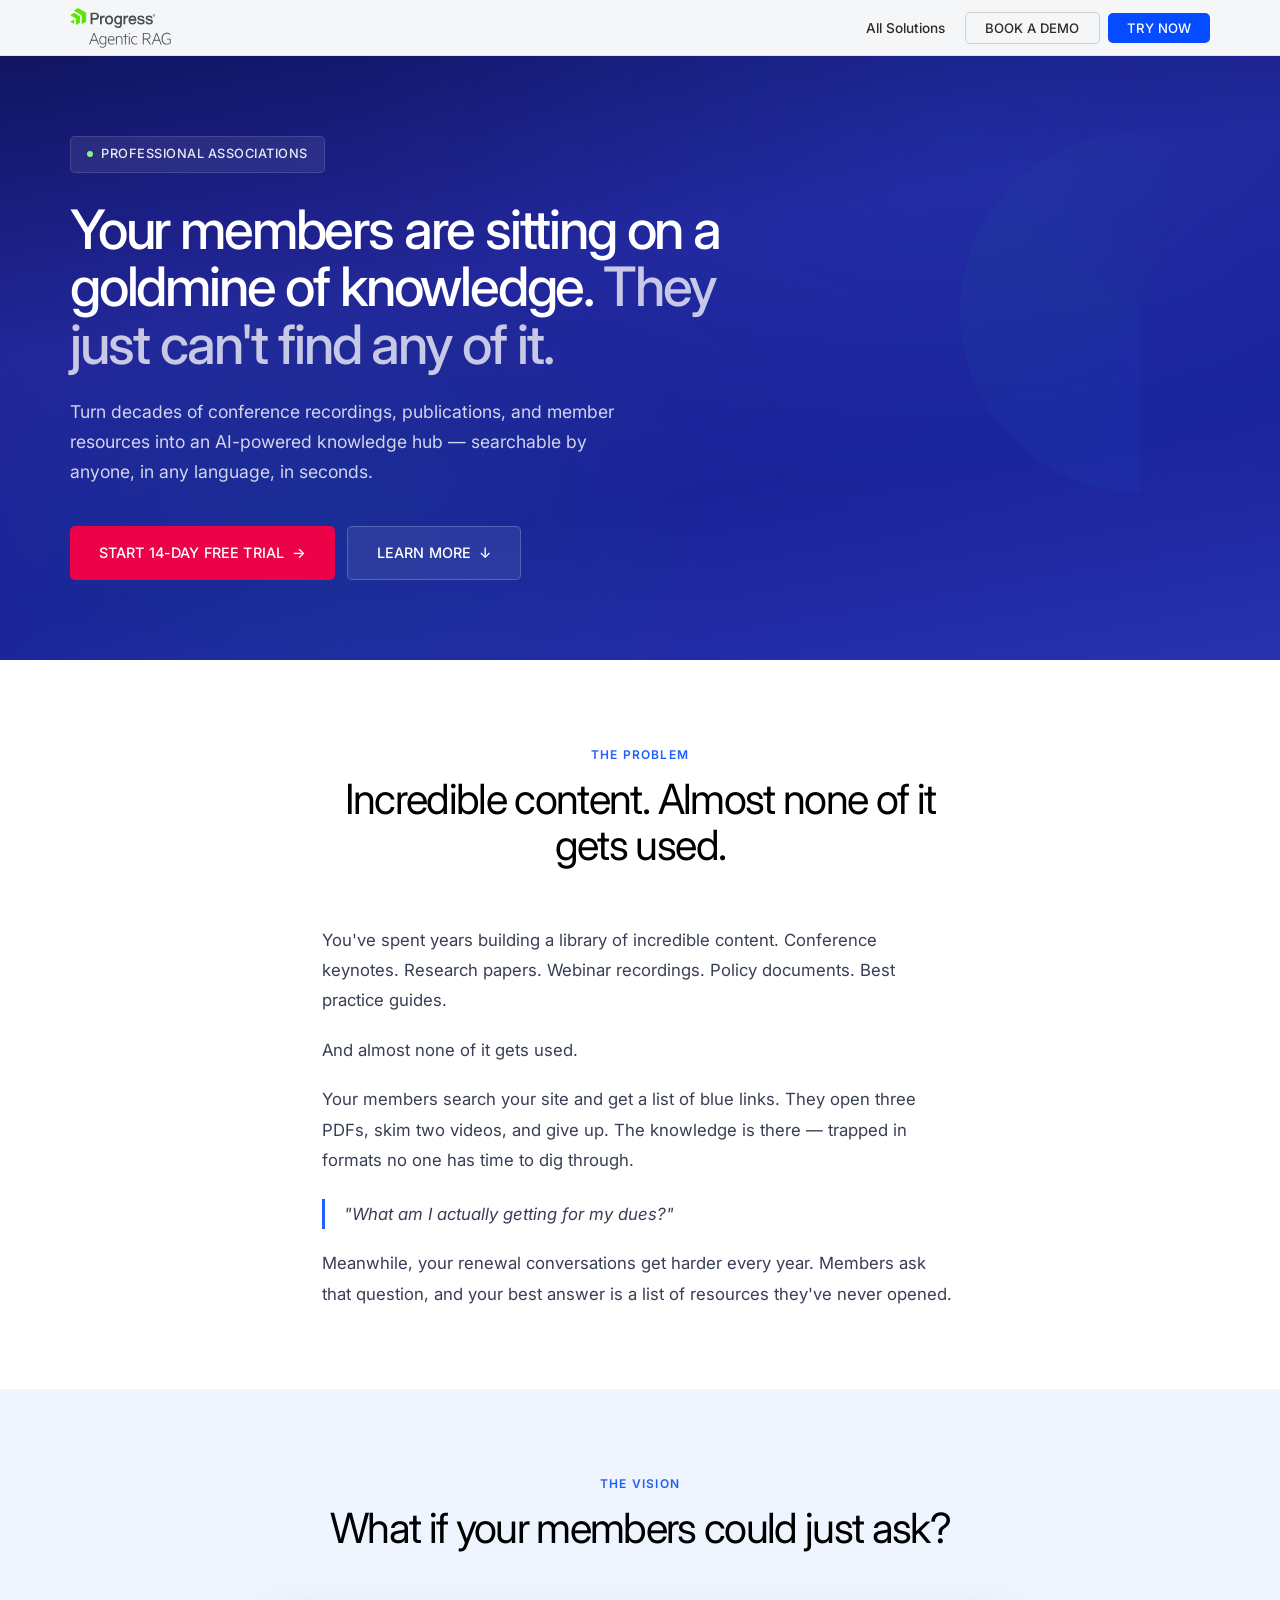
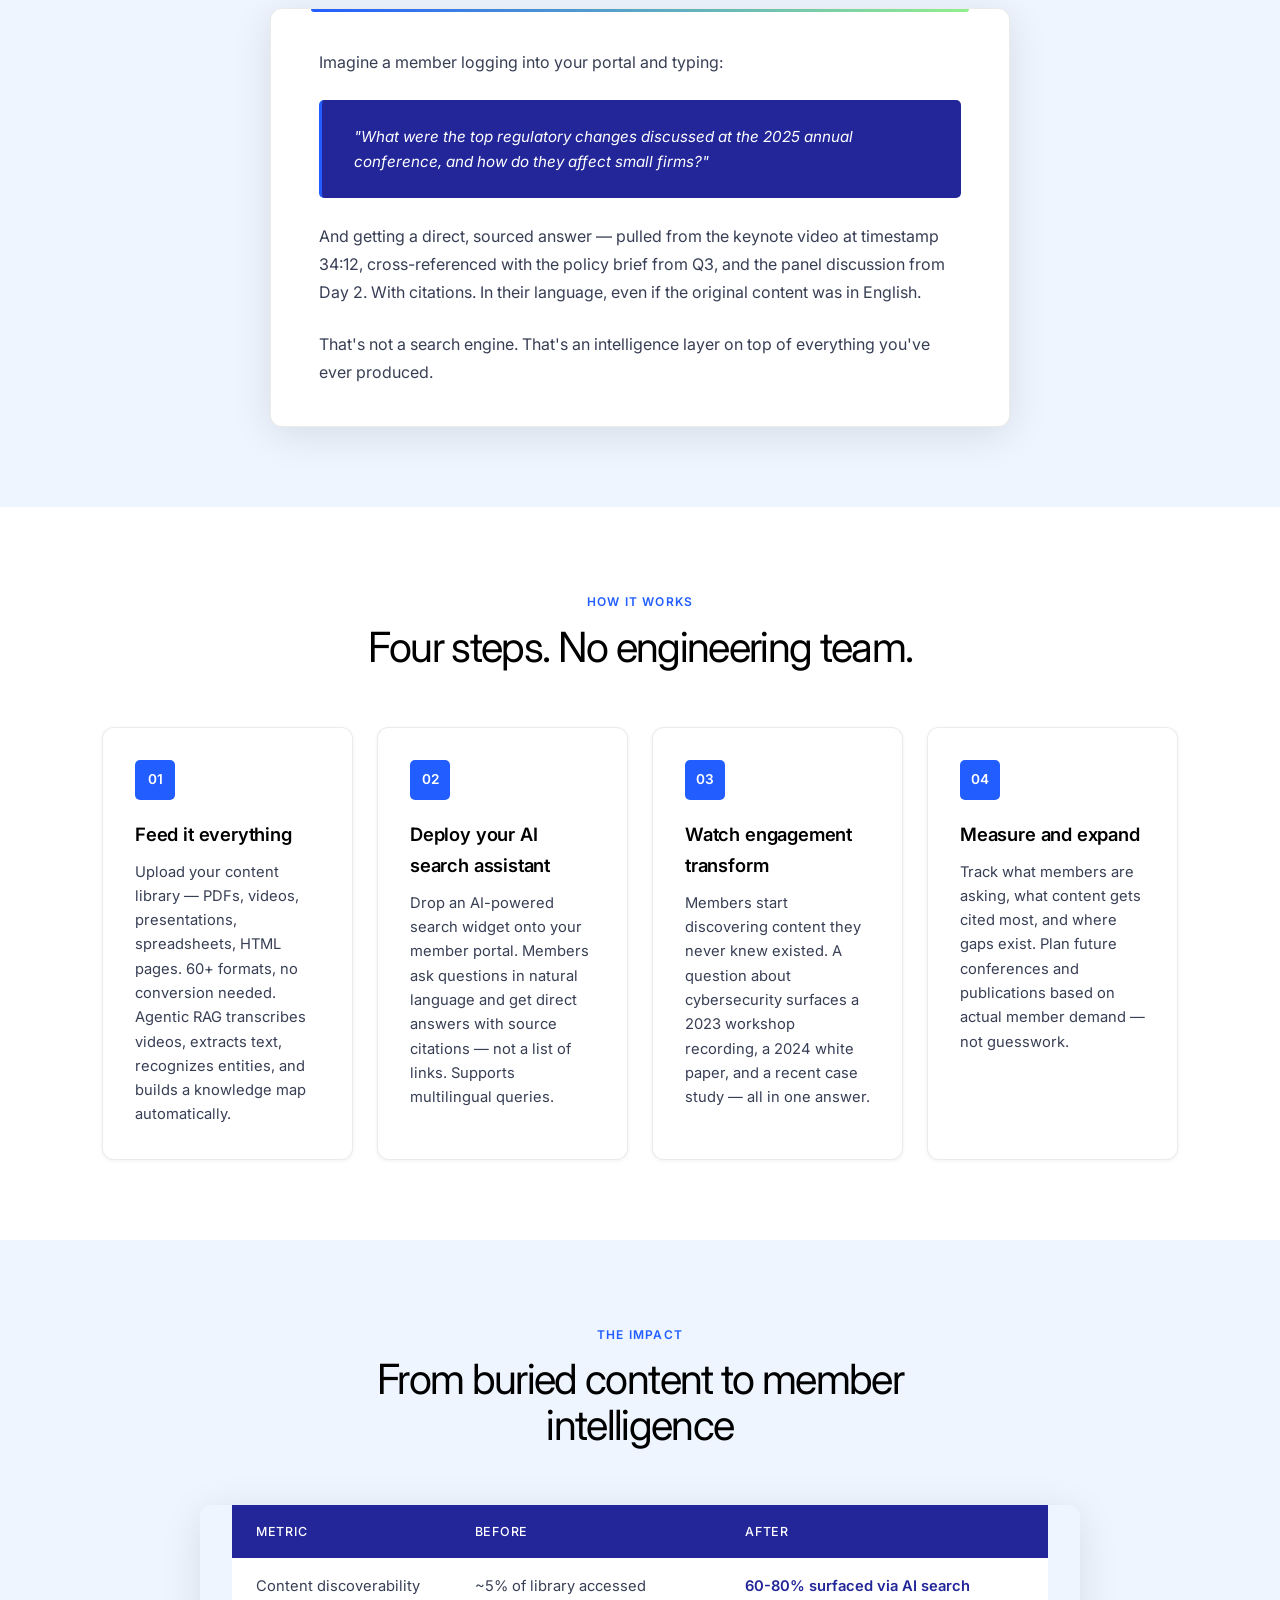
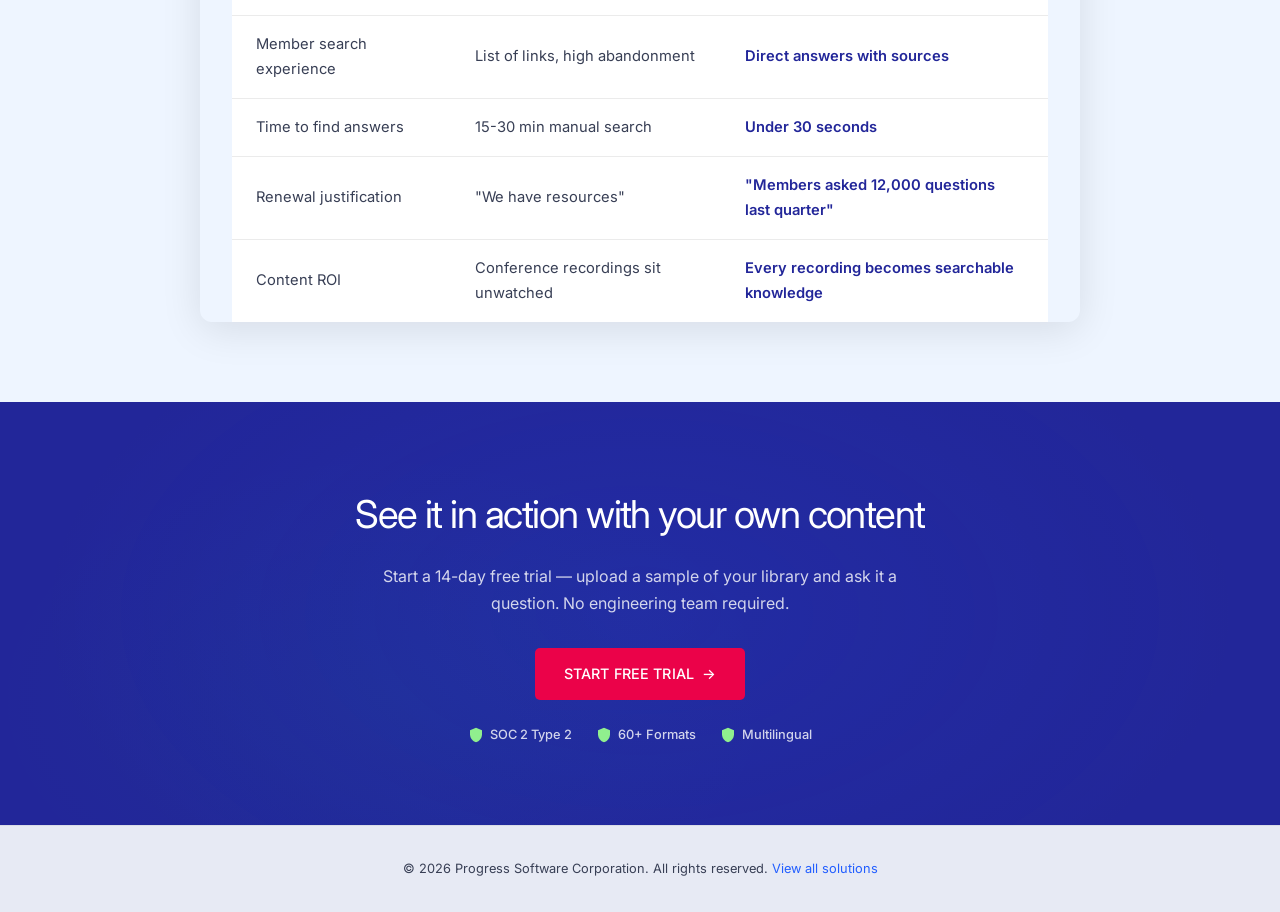
<file: professional-associations.html>
<!DOCTYPE html>
<html lang="en">
<head>
  <meta charset="UTF-8">
  <meta name="viewport" content="width=device-width, initial-scale=1.0">
  <title>Agentic RAG for Professional Associations — Progress</title>
  <link rel="stylesheet" href="style.css">
</head>
<body>

<!-- Navigation -->
<nav class="nav">
  <div class="nav-inner">
    <a href="index.html" class="nav-brand">
      <span class="logo-mark">
        <svg xmlns="http://www.w3.org/2000/svg" width="102" height="40" viewBox="0 0 310 122" role="img" aria-label="Progress Agentic RAG"><g><path fill="#4b4e52" d="M74.25,76.22l13.83,34.96h-2.9l-4.55-11.5h-15.49l-4.5,11.5h-2.9l13.83-34.96h2.68ZM66.16,97.05h13.44l-6.72-17.08-6.72,17.08Z"/><path fill="#4b4e52" d="M107.37,106.96c-1.42,2.11-4.33,4.16-7.8,4.16-7.34,0-10.87-6.09-10.87-12.87s3.53-12.87,10.87-12.87c3.47,0,6.38,2.05,7.8,4.21v-3.7h2.79v23.46c0,8.37-5.58,12.01-11.61,12.01-3.19,0-6.03-.97-7.91-2.39v-3.25c2.51,2.28,5.18,3.07,7.91,3.07,4.95,0,8.82-2.96,8.82-9.28v-2.56ZM107.37,92.9c-1.65-3.13-4.5-4.9-7.51-4.9-5.24,0-8.31,4.27-8.31,10.25s3.07,10.3,8.31,10.3c3.02,0,5.86-1.82,7.51-4.9v-10.76Z"/><path fill="#4b4e52" d="M126.53,109.18c2.85,0,4.95-.68,7.12-2.51v2.79c-1.88,1.54-4.38,2.22-7.34,2.22-7.06,0-11.78-5.01-11.78-12.92s4.21-13.38,10.93-13.38,10.02,5.01,10.02,12.35v1.02h-18.16c0,6.83,3.99,10.42,9.22,10.42ZM117.42,96.43h15.31c-.17-4.44-2.28-8.54-7.29-8.54-4.16,0-7.34,3.07-8.03,8.54Z"/><path fill="#4b4e52" d="M139.57,85.9h2.85v4.04c1.54-2.39,4.5-4.55,8.08-4.55,5.75,0,8.77,3.7,8.77,9.05v16.74h-2.79v-16.34c0-3.93-1.99-6.83-6.49-6.83-3.47,0-6.32,2.45-7.57,5.47v17.71h-2.85v-25.28Z"/><path fill="#4b4e52" d="M169.79,111.17h-2.85v-22.83h-5.41v-2.45h5.41v-6.49h2.85v6.49h5.98v2.45h-5.98v22.83Z"/><path fill="#4b4e52" d="M180.27,80.15c-1.08,0-1.94-.85-1.94-1.94,0-1.02.85-1.94,1.94-1.94s1.94.91,1.94,1.94c0,1.08-.85,1.94-1.94,1.94ZM181.69,111.17h-2.85v-25.28h2.85v25.28Z"/><path fill="#4b4e52" d="M197.51,85.38c2.45,0,4.95.68,6.72,2.22v2.9c-1.99-1.82-4.1-2.56-6.6-2.56-5.01,0-9.05,3.93-9.05,10.59s4.04,10.59,9.05,10.59c2.5,0,4.61-.74,6.6-2.56v2.9c-1.76,1.54-4.27,2.22-6.72,2.22-6.77,0-11.78-5.18-11.78-13.15s5.01-13.15,11.78-13.15Z"/><path fill="#4b4e52" d="M224.44,95.74v15.43h-2.9v-34.96h12.07c6.83,0,11.27,3.42,11.27,9.79,0,5.64-3.47,8.88-8.94,9.62l10.59,15.54h-3.36l-10.42-15.43h-8.31ZM224.44,93.18h9.05c5.35,0,8.54-2.68,8.54-7.17s-3.19-7.17-8.54-7.17h-9.05v14.35Z"/><path fill="#4b4e52" d="M265.12,76.22l13.83,34.96h-2.9l-4.55-11.5h-15.49l-4.5,11.5h-2.9l13.83-34.96h2.68ZM257.04,97.05h13.44l-6.72-17.08-6.72,17.08Z"/><path fill="#4b4e52" d="M303.93,105.88v-9.96h-8.82v-2.45h11.5v13.32c-3.25,3.81-7.8,4.9-12.01,4.9-9.11,0-15.88-6.95-15.88-17.99s7-17.99,16.23-17.99c4.1,0,7.74,1.31,10.25,3.36v3.24c-2.96-2.73-6.55-3.87-10.25-3.87-7.8,0-13.26,5.81-13.26,15.26s5.35,15.31,12.98,15.31c3.81,0,6.6-.85,9.28-3.13Z"/></g><g><g><path fill="#4b4e52" d="M75.34,14.11h-13.22v35.81h5.87v-14.06h7.41c8.01,0,12.43-3.91,12.43-11.02,0-3.23-1.22-10.73-12.47-10.73M81.85,24.94c0,4.04-2.1,5.69-7.23,5.69h-6.63v-11.23h7.41c4.35,0,6.46,1.81,6.46,5.54M105.28,23.83l.44.21-1,5.29-.69-.21c-.56-.17-1.13-.26-1.7-.26-5.48,0-5.93,4.37-5.93,9.65v11.41h-5.43v-26.3h5.1v3.17c1.39-2.13,3.06-3.24,5.27-3.51,1.45-.17,2.86.03,3.93.54M118.64,23.1c-4.28,0-7.7,1.63-9.91,4.71-2.32,3.24-2.66,7.04-2.66,9.02,0,8.31,4.93,13.68,12.57,13.68,9.28,0,12.57-7.47,12.57-13.87,0-3.68-1.09-7.02-3.07-9.41-2.24-2.7-5.53-4.12-9.5-4.12M118.64,45.65c-4.25,0-6.89-3.38-6.89-8.83s2.64-8.92,6.89-8.92,6.94,3.46,6.94,8.83-2.66,8.92-6.94,8.92M176.88,23.83l.44.21-1,5.29-.69-.21c-.56-.17-1.13-.26-1.69-.26-5.48,0-5.93,4.37-5.93,9.65v11.41h-5.43v-26.3h5.1v3.17c1.39-2.13,3.06-3.24,5.27-3.51,1.45-.17,2.85.03,3.93.54M196.39,41.5l-.1.29c-1.13,3.23-3.84,3.91-5.92,3.91-4.11,0-6.76-2.73-7.02-7.16h18.59l.07-.52c.08-.61.07-1.47.06-2.09,0-.17,0-.32,0-.47-.27-7.36-5.07-12.31-11.94-12.31-4.01,0-7.3,1.58-9.52,4.56-1.79,2.42-2.81,5.76-2.81,9.17,0,8.13,5.05,13.59,12.57,13.59,5.82,0,9.82-2.96,11.28-8.32l.18-.64h-5.44ZM183.53,33.82c.46-3.64,2.95-5.96,6.5-5.96,2.71,0,5.92,1.58,6.36,5.96h-12.86ZM152.69,25.83c-1.75-1.82-4.1-2.74-6.99-2.74-7.97,0-11.6,7.02-11.6,13.53s3.59,13.44,11.6,13.44c2.67,0,5.06-.98,6.78-2.75-.02,1.16-.05,2.26-.08,2.73-.3,4.34-2.38,6.36-6.56,6.36-2.27,0-4.88-.81-5.39-3.07l-.11-.5h-5.35s.09.72.09.72c.56,4.64,4.63,7.52,10.62,7.52,5.26,0,9-1.98,10.81-5.72.88-1.8,1.32-4.43,1.32-7.81v-23.91h-5.14v2.21ZM146.04,45.22c-1.9,0-6.31-.86-6.31-8.83,0-5.24,2.47-8.49,6.46-8.49,3.08,0,6.36,2.23,6.36,8.49,0,5.52-2.43,8.83-6.51,8.83M227.18,42.01c0,4.18-3.47,8.4-11.23,8.4-6.86,0-10.94-2.97-11.49-8.36l-.06-.55h5.35l.08.4c.66,3.24,3.74,3.92,6.22,3.92,2.71,0,5.61-.88,5.61-3.33,0-1.24-.81-2.12-2.4-2.62-.95-.28-2.11-.61-3.33-.95-2.12-.59-4.3-1.21-5.65-1.67-3.34-1.2-5.25-3.52-5.25-6.38,0-5.3,5.16-7.68,10.28-7.68,6.84,0,10.38,2.58,10.82,7.87l.05.55h-5.27s-.07-.42-.07-.42c-.53-3.05-3.56-3.51-5.32-3.51-1.52,0-5.06.27-5.06,2.79,0,1.15.98,1.99,2.99,2.57.6.17,1.5.4,2.53.67,2.15.56,4.82,1.25,6.16,1.71,3.35,1.18,5.05,3.39,5.05,6.58M252.27,42.01c0,4.18-3.47,8.4-11.22,8.4-6.86,0-10.94-2.97-11.49-8.36l-.06-.55h5.35l.08.4c.65,3.24,3.74,3.92,6.22,3.92,2.71,0,5.61-.88,5.61-3.33,0-1.24-.81-2.12-2.4-2.62-.95-.28-2.11-.61-3.34-.95-2.11-.59-4.3-1.21-5.65-1.67-3.34-1.2-5.25-3.52-5.25-6.38,0-5.3,5.16-7.68,10.28-7.68,6.84,0,10.38,2.58,10.82,7.87l.05.55h-5.27s-.07-.42-.07-.42c-.53-3.05-3.56-3.51-5.33-3.51-1.52,0-5.06.27-5.06,2.79,0,1.15.98,1.99,2.99,2.57.6.17,1.49.4,2.53.67,2.14.56,4.82,1.25,6.16,1.71,3.35,1.18,5.05,3.39,5.05,6.58"/><path fill="#4b4e52" d="M255.57,26.45c-2.03,0-3.7-1.58-3.7-3.75s1.68-3.75,3.7-3.75,3.71,1.58,3.71,3.75-1.68,3.75-3.71,3.75M255.57,19.59c-1.68,0-3.03,1.29-3.03,3.11s1.35,3.11,3.03,3.11,3.03-1.29,3.03-3.11-1.35-3.11-3.03-3.11M255.14,23.4v1.25h-1.11v-3.93h1.84c.88,0,1.45.51,1.45,1.37,0,.61-.29,1.02-.76,1.19l.9,1.37h-1.23l-.76-1.25h-.35ZM255.75,21.64h-.61v.88h.61c.33,0,.51-.16.51-.43s-.18-.45-.51-.45"/></g><path fill="#5ce500" d="M48.63,41.09c0,.58-.41,1.28-.9,1.56l-12.58,7.27v-28.02L10.87,7.89,23.45.62c.5-.29,1.31-.29,1.81,0l23.36,13.49v26.98ZM29.74,25.01L13.12,15.41c-.5-.29-1.31-.29-1.81,0L.08,21.9l17.53,10.12v20.24s11.23-6.48,11.23-6.48c.5-.29.9-.99.9-1.57v-19.2ZM.08,42.14l12.13,7v-14.01L.08,42.14Z"/></g></svg>
      </span>
    </a>
    <ul class="nav-links">
      <li><a href="index.html">All Solutions</a></li>
      <li><a href="https://www.progress.com/agentic-rag" class="nav-demo">Book a Demo</a></li>
      <li><a href="app-prototype.html?persona=associations" class="nav-cta">Try Now</a></li>
    </ul>
  </div>
</nav>

<!-- Hero -->
<section class="hero">
  <div class="hero-content">
    <div class="hero-label">
      <span class="dot"></span>
      Professional Associations
    </div>
    <h1>Your members are sitting on a goldmine of knowledge. <em>They just can't find any of it.</em></h1>
    <p class="hero-sub">Turn decades of conference recordings, publications, and member resources into an AI-powered knowledge hub — searchable by anyone, in any language, in seconds.</p>
    <div class="hero-actions">
      <a href="app-prototype.html?persona=associations" class="btn btn-primary">
        Start 14-Day Free Trial <span class="btn-arrow">&rarr;</span>
      </a>
      <a href="#pain" class="btn btn-secondary">
        Learn More <span class="btn-arrow">&darr;</span>
      </a>
    </div>
  </div>
</section>

<!-- The Pain -->
<section class="section" id="pain">
  <div class="section-header">
    <span class="section-label">The Problem</span>
    <h2>Incredible content. Almost none of it gets used.</h2>
  </div>
  <div class="pain-content container">
    <p>You've spent years building a library of incredible content. Conference keynotes. Research papers. Webinar recordings. Policy documents. Best practice guides.</p>
    <p>And almost none of it gets used.</p>
    <p>Your members search your site and get a list of blue links. They open three PDFs, skim two videos, and give up. The knowledge is there — trapped in formats no one has time to dig through.</p>
    <p class="pain-highlight">"What am I actually getting for my dues?"</p>
    <p>Meanwhile, your renewal conversations get harder every year. Members ask that question, and your best answer is a list of resources they've never opened.</p>
  </div>
</section>

<!-- The Vision -->
<section class="section section-alt" id="vision">
  <div class="section-header">
    <span class="section-label">The Vision</span>
    <h2>What if your members could just ask?</h2>
  </div>
  <div class="vision-card container">
    <p>Imagine a member logging into your portal and typing:</p>
    <div class="vision-query">
      "What were the top regulatory changes discussed at the 2025 annual conference, and how do they affect small firms?"
    </div>
    <p class="vision-result">And getting a direct, sourced answer — pulled from the keynote video at timestamp 34:12, cross-referenced with the policy brief from Q3, and the panel discussion from Day 2. With citations. In their language, even if the original content was in English.</p>
    <p class="vision-result">That's not a search engine. That's an intelligence layer on top of everything you've ever produced.</p>
  </div>
</section>

<!-- How It Works -->
<section class="section" id="how">
  <div class="section-header">
    <span class="section-label">How It Works</span>
    <h2>Four steps. No engineering team.</h2>
  </div>
  <div class="steps-grid container">
    <div class="step-card">
      <div class="step-number">01</div>
      <h3>Feed it everything</h3>
      <p>Upload your content library — PDFs, videos, presentations, spreadsheets, HTML pages. 60+ formats, no conversion needed. Agentic RAG transcribes videos, extracts text, recognizes entities, and builds a knowledge map automatically.</p>
    </div>
    <div class="step-card">
      <div class="step-number">02</div>
      <h3>Deploy your AI search assistant</h3>
      <p>Drop an AI-powered search widget onto your member portal. Members ask questions in natural language and get direct answers with source citations — not a list of links. Supports multilingual queries.</p>
    </div>
    <div class="step-card">
      <div class="step-number">03</div>
      <h3>Watch engagement transform</h3>
      <p>Members start discovering content they never knew existed. A question about cybersecurity surfaces a 2023 workshop recording, a 2024 white paper, and a recent case study — all in one answer.</p>
    </div>
    <div class="step-card">
      <div class="step-number">04</div>
      <h3>Measure and expand</h3>
      <p>Track what members are asking, what content gets cited most, and where gaps exist. Plan future conferences and publications based on actual member demand — not guesswork.</p>
    </div>
  </div>
</section>

<!-- The Numbers -->
<section class="section section-alt" id="numbers">
  <div class="section-header">
    <span class="section-label">The Impact</span>
    <h2>From buried content to member intelligence</h2>
  </div>
  <div class="metrics-table container">
    <table>
      <thead>
        <tr>
          <th>Metric</th>
          <th>Before</th>
          <th>After</th>
        </tr>
      </thead>
      <tbody>
        <tr>
          <td>Content discoverability</td>
          <td class="metric-before">~5% of library accessed</td>
          <td class="metric-after">60-80% surfaced via AI search</td>
        </tr>
        <tr>
          <td>Member search experience</td>
          <td class="metric-before">List of links, high abandonment</td>
          <td class="metric-after">Direct answers with sources</td>
        </tr>
        <tr>
          <td>Time to find answers</td>
          <td class="metric-before">15-30 min manual search</td>
          <td class="metric-after">Under 30 seconds</td>
        </tr>
        <tr>
          <td>Renewal justification</td>
          <td class="metric-before">"We have resources"</td>
          <td class="metric-after">"Members asked 12,000 questions last quarter"</td>
        </tr>
        <tr>
          <td>Content ROI</td>
          <td class="metric-before">Conference recordings sit unwatched</td>
          <td class="metric-after">Every recording becomes searchable knowledge</td>
        </tr>
      </tbody>
    </table>
  </div>
</section>

<!-- CTA -->
<section class="cta-section">
  <div class="cta-content">
    <h2>See it in action with your own content</h2>
    <p>Start a 14-day free trial — upload a sample of your library and ask it a question. No engineering team required.</p>
    <a href="app-prototype.html?persona=associations" class="btn btn-primary">
      Start Free Trial <span class="btn-arrow">&rarr;</span>
    </a>
    <div class="cta-badges">
      <div class="cta-badge">
        <svg xmlns="http://www.w3.org/2000/svg" viewBox="0 0 24 24" fill="currentColor"><path d="M12 1L3 5v6c0 5.55 3.84 10.74 9 12 5.16-1.26 9-6.45 9-12V5l-9-4z"/></svg>
        SOC 2 Type 2
      </div>
      <div class="cta-badge">
        <svg xmlns="http://www.w3.org/2000/svg" viewBox="0 0 24 24" fill="currentColor"><path d="M12 1L3 5v6c0 5.55 3.84 10.74 9 12 5.16-1.26 9-6.45 9-12V5l-9-4z"/></svg>
        60+ Formats
      </div>
      <div class="cta-badge">
        <svg xmlns="http://www.w3.org/2000/svg" viewBox="0 0 24 24" fill="currentColor"><path d="M12 1L3 5v6c0 5.55 3.84 10.74 9 12 5.16-1.26 9-6.45 9-12V5l-9-4z"/></svg>
        Multilingual
      </div>
    </div>
  </div>
</section>

<!-- Footer -->
<footer class="footer">
  <p>&copy; 2026 Progress Software Corporation. All rights reserved. <a href="index.html">View all solutions</a></p>
</footer>

</body>
</html>
</file>
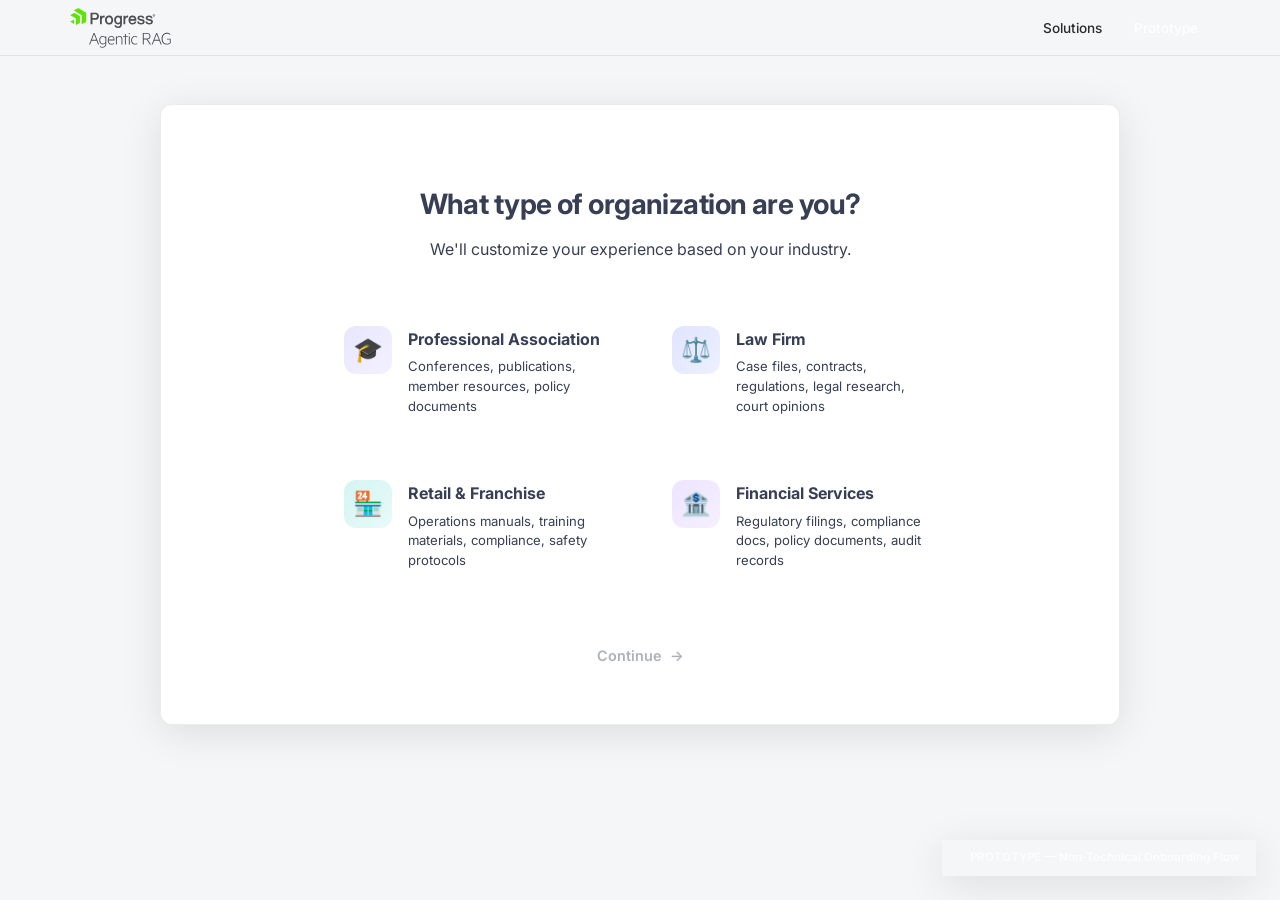
<file: prototype.html>
<!DOCTYPE html>
<html lang="en">
<head>
  <meta charset="UTF-8">
  <meta name="viewport" content="width=device-width, initial-scale=1.0">
  <title>Agentic RAG — Onboarding Prototype</title>
  <link rel="stylesheet" href="style.css">
  <style>
    /* ─── Prototype Shell ─── */
    .proto-shell {
      min-height: 100vh;
      background: var(--off-white);
      padding-top: 64px;
    }

    .proto-frame {
      max-width: 960px;
      margin: 2.5rem auto;
      background: var(--white);
      border-radius: var(--radius-lg);
      box-shadow: var(--shadow-lg);
      border: 1px solid var(--border-subtle);
      overflow: hidden;
      min-height: 600px;
      position: relative;
    }

    /* ─── Progress Bar ─── */
    .proto-progress {
      height: 4px;
      background: var(--gray-100);
      position: relative;
    }

    .proto-progress-fill {
      height: 100%;
      background: linear-gradient(90deg, var(--purple), var(--teal));
      border-radius: 0 2px 2px 0;
      transition: width 0.6s cubic-bezier(0.4, 0, 0.2, 1);
    }

    /* ─── Step Indicators ─── */
    .proto-steps {
      display: flex;
      align-items: center;
      justify-content: center;
      gap: 0.5rem;
      padding: 1.5rem 2rem 0;
    }

    .proto-step-dot {
      width: 8px;
      height: 8px;
      border-radius: 50%;
      background: var(--gray-100);
      transition: all 0.3s;
    }

    .proto-step-dot.active {
      background: var(--purple);
      width: 24px;
      border-radius: 4px;
    }

    .proto-step-dot.done {
      background: var(--teal);
    }

    /* ─── Screen Container ─── */
    .proto-screen {
      display: none;
      padding: 2.5rem 3rem 3rem;
      animation: fadeIn 0.4s ease;
    }

    .proto-screen.active {
      display: block;
    }

    @keyframes fadeIn {
      from { opacity: 0; transform: translateY(12px); }
      to { opacity: 1; transform: translateY(0); }
    }

    /* ─── Screen 1: Industry Selection ─── */
    .proto-title {
      font-family: var(--font);
      font-weight: 700;
      font-size: 1.75rem;
      color: var(--navy-deep);
      text-align: center;
      margin-bottom: 0.5rem;
      letter-spacing: -0.02em;
    }

    .proto-subtitle {
      text-align: center;
      color: var(--gray-500);
      font-size: 1rem;
      margin-bottom: 2.5rem;
      line-height: 1.6;
    }

    .industry-grid {
      display: grid;
      grid-template-columns: repeat(2, 1fr);
      gap: 1rem;
      max-width: 640px;
      margin: 0 auto;
    }

    .industry-card {
      background: var(--white);
      border: 2px solid var(--gray-100);
      border-radius: var(--radius);
      padding: 1.5rem;
      cursor: pointer;
      transition: all 0.25s;
      display: flex;
      align-items: flex-start;
      gap: 1rem;
    }

    .industry-card:hover {
      border-color: var(--purple);
      background: rgba(129, 116, 242, 0.03);
      transform: translateY(-2px);
      box-shadow: var(--shadow-md);
    }

    .industry-card.selected {
      border-color: var(--purple);
      background: rgba(129, 116, 242, 0.06);
      box-shadow: 0 0 0 3px rgba(129, 116, 242, 0.15);
    }

    .industry-icon {
      width: 48px;
      height: 48px;
      border-radius: 12px;
      display: flex;
      align-items: center;
      justify-content: center;
      font-size: 1.5rem;
      flex-shrink: 0;
    }

    .industry-icon.assoc { background: linear-gradient(135deg, #e8e6ff, #f3f1ff); }
    .industry-icon.legal { background: linear-gradient(135deg, #e0e5ff, #edf0ff); }
    .industry-icon.retail { background: linear-gradient(135deg, #d4f5f2, #e8faf9); }
    .industry-icon.finance { background: linear-gradient(135deg, #ede4ff, #f5f0ff); }

    .industry-info h3 {
      font-size: 1rem;
      font-weight: 700;
      color: var(--navy-deep);
      margin-bottom: 0.25rem;
    }

    .industry-info p {
      font-size: 0.82rem;
      color: var(--gray-500);
      line-height: 1.5;
    }

    /* ─── Screen 2: Use Case ─── */
    .usecase-grid {
      display: flex;
      flex-direction: column;
      gap: 0.75rem;
      max-width: 520px;
      margin: 0 auto;
    }

    .usecase-option {
      background: var(--white);
      border: 2px solid var(--gray-100);
      border-radius: var(--radius);
      padding: 1.25rem 1.5rem;
      cursor: pointer;
      transition: all 0.2s;
      display: flex;
      align-items: center;
      gap: 1rem;
    }

    .usecase-option:hover {
      border-color: var(--purple);
      background: rgba(129, 116, 242, 0.03);
    }

    .usecase-option.selected {
      border-color: var(--purple);
      background: rgba(129, 116, 242, 0.06);
    }

    .usecase-radio {
      width: 20px;
      height: 20px;
      border-radius: 50%;
      border: 2px solid var(--gray-300);
      flex-shrink: 0;
      position: relative;
      transition: all 0.2s;
    }

    .usecase-option.selected .usecase-radio {
      border-color: var(--purple);
    }

    .usecase-option.selected .usecase-radio::after {
      content: '';
      position: absolute;
      top: 3px; left: 3px; right: 3px; bottom: 3px;
      border-radius: 50%;
      background: var(--purple);
    }

    .usecase-text h4 {
      font-size: 0.95rem;
      font-weight: 600;
      color: var(--navy-deep);
      margin-bottom: 0.15rem;
    }

    .usecase-text p {
      font-size: 0.82rem;
      color: var(--gray-500);
      line-height: 1.45;
    }

    .proto-back {
      display: inline-flex;
      align-items: center;
      gap: 4px;
      color: var(--gray-500);
      font-size: 0.82rem;
      font-weight: 500;
      cursor: pointer;
      margin-bottom: 1.5rem;
      transition: color 0.2s;
    }

    .proto-back:hover { color: var(--navy-deep); }

    /* ─── Screen 3: Upload ─── */
    .upload-zone {
      max-width: 520px;
      margin: 0 auto;
      border: 2px dashed var(--gray-300);
      border-radius: var(--radius-lg);
      padding: 3rem 2rem;
      text-align: center;
      cursor: pointer;
      transition: all 0.3s;
      background: var(--off-white);
    }

    .upload-zone:hover {
      border-color: var(--purple);
      background: rgba(129, 116, 242, 0.03);
    }

    .upload-zone.has-file {
      border-color: var(--teal);
      border-style: solid;
      background: rgba(0, 213, 199, 0.04);
    }

    .upload-icon {
      width: 56px;
      height: 56px;
      border-radius: 16px;
      background: linear-gradient(135deg, var(--purple), var(--teal));
      display: flex;
      align-items: center;
      justify-content: center;
      margin: 0 auto 1.2rem;
    }

    .upload-icon svg {
      width: 24px;
      height: 24px;
      color: white;
    }

    .upload-zone h3 {
      font-size: 1.1rem;
      font-weight: 700;
      color: var(--navy-deep);
      margin-bottom: 0.3rem;
    }

    .upload-zone p {
      font-size: 0.88rem;
      color: var(--gray-500);
      line-height: 1.5;
    }

    .upload-hint {
      margin-top: 1.5rem;
      display: flex;
      align-items: center;
      justify-content: center;
      gap: 0.5rem;
      flex-wrap: wrap;
    }

    .upload-format {
      font-size: 0.72rem;
      font-weight: 600;
      color: var(--gray-500);
      background: var(--gray-100);
      padding: 0.2rem 0.6rem;
      border-radius: 4px;
      text-transform: uppercase;
    }

    .upload-file-preview {
      display: none;
      max-width: 520px;
      margin: 1rem auto 0;
      background: var(--white);
      border: 1px solid var(--border-subtle);
      border-radius: var(--radius);
      padding: 1rem 1.25rem;
      align-items: center;
      gap: 0.75rem;
    }

    .upload-file-preview.visible {
      display: flex;
    }

    .file-icon-sm {
      width: 36px;
      height: 36px;
      border-radius: 8px;
      background: rgba(129, 116, 242, 0.1);
      display: flex;
      align-items: center;
      justify-content: center;
      font-size: 0.85rem;
      flex-shrink: 0;
    }

    .file-meta {
      flex: 1;
    }

    .file-meta .fname {
      font-size: 0.88rem;
      font-weight: 600;
      color: var(--navy-deep);
    }

    .file-meta .fsize {
      font-size: 0.75rem;
      color: var(--gray-500);
    }

    .file-check {
      width: 24px;
      height: 24px;
      border-radius: 50%;
      background: var(--teal);
      display: flex;
      align-items: center;
      justify-content: center;
    }

    .file-check svg {
      width: 14px;
      height: 14px;
      color: white;
    }

    .upload-auto-note {
      max-width: 520px;
      margin: 1.5rem auto 0;
      display: flex;
      align-items: flex-start;
      gap: 0.6rem;
      padding: 1rem 1.25rem;
      background: rgba(0, 213, 199, 0.06);
      border-radius: var(--radius);
      border: 1px solid rgba(0, 213, 199, 0.15);
    }

    .upload-auto-note svg {
      width: 18px;
      height: 18px;
      color: var(--teal);
      flex-shrink: 0;
      margin-top: 1px;
    }

    .upload-auto-note p {
      font-size: 0.82rem;
      color: var(--gray-700);
      line-height: 1.5;
    }

    .upload-auto-note strong {
      color: var(--navy-deep);
    }

    /* ─── Screen 4: Processing ─── */
    .processing-container {
      max-width: 480px;
      margin: 0 auto;
      text-align: center;
    }

    .processing-animation {
      width: 120px;
      height: 120px;
      margin: 0 auto 2rem;
      position: relative;
    }

    .processing-ring {
      width: 100%;
      height: 100%;
      border-radius: 50%;
      border: 3px solid var(--gray-100);
      border-top-color: var(--purple);
      border-right-color: var(--teal);
      animation: spin 1.2s linear infinite;
    }

    @keyframes spin {
      to { transform: rotate(360deg); }
    }

    .processing-center {
      position: absolute;
      top: 50%;
      left: 50%;
      transform: translate(-50%, -50%);
      font-size: 1.8rem;
    }

    .processing-steps {
      text-align: left;
      max-width: 360px;
      margin: 0 auto;
    }

    .proc-step {
      display: flex;
      align-items: center;
      gap: 0.75rem;
      padding: 0.6rem 0;
      color: var(--gray-300);
      font-size: 0.9rem;
      transition: all 0.4s;
    }

    .proc-step.active {
      color: var(--navy-deep);
      font-weight: 600;
    }

    .proc-step.done {
      color: var(--teal-dark);
    }

    .proc-check {
      width: 22px;
      height: 22px;
      border-radius: 50%;
      border: 2px solid var(--gray-100);
      display: flex;
      align-items: center;
      justify-content: center;
      flex-shrink: 0;
      transition: all 0.3s;
    }

    .proc-step.active .proc-check {
      border-color: var(--purple);
      background: rgba(129, 116, 242, 0.1);
    }

    .proc-step.done .proc-check {
      border-color: var(--teal);
      background: var(--teal);
    }

    .proc-step.done .proc-check svg {
      display: block;
    }

    .proc-check svg {
      width: 12px;
      height: 12px;
      color: white;
      display: none;
    }

    /* ─── Screen 5: Ask Question ─── */
    .ask-container {
      max-width: 640px;
      margin: 0 auto;
    }

    .search-bar {
      display: flex;
      align-items: center;
      background: var(--white);
      border: 2px solid var(--gray-100);
      border-radius: var(--radius);
      padding: 0.75rem 1rem;
      gap: 0.75rem;
      transition: border-color 0.2s;
      margin-bottom: 1rem;
    }

    .search-bar:focus-within {
      border-color: var(--purple);
      box-shadow: 0 0 0 3px rgba(129, 116, 242, 0.1);
    }

    .search-bar svg {
      width: 20px;
      height: 20px;
      color: var(--gray-300);
      flex-shrink: 0;
    }

    .search-bar input {
      flex: 1;
      border: none;
      outline: none;
      font-family: var(--font);
      font-size: 0.95rem;
      color: var(--navy-deep);
      background: transparent;
    }

    .search-bar input::placeholder {
      color: var(--gray-300);
    }

    .search-bar button {
      background: var(--purple);
      color: white;
      border: none;
      border-radius: 8px;
      padding: 0.5rem 1.2rem;
      font-family: var(--font);
      font-weight: 600;
      font-size: 0.82rem;
      cursor: pointer;
      transition: background 0.2s;
    }

    .search-bar button:hover {
      background: var(--navy);
    }

    .example-queries {
      display: flex;
      gap: 0.5rem;
      flex-wrap: wrap;
      margin-bottom: 2rem;
    }

    .example-q {
      font-size: 0.75rem;
      color: var(--purple);
      background: rgba(129, 116, 242, 0.08);
      padding: 0.35rem 0.75rem;
      border-radius: var(--radius-pill);
      cursor: pointer;
      transition: all 0.2s;
      border: 1px solid rgba(129, 116, 242, 0.15);
    }

    .example-q:hover {
      background: rgba(129, 116, 242, 0.15);
      border-color: var(--purple);
    }

    /* AI Response */
    .ai-response {
      display: none;
      background: var(--off-white);
      border: 1px solid var(--border-subtle);
      border-radius: var(--radius);
      padding: 1.5rem;
      animation: fadeIn 0.5s ease;
    }

    .ai-response.visible {
      display: block;
    }

    .ai-response-header {
      display: flex;
      align-items: center;
      gap: 0.5rem;
      margin-bottom: 1rem;
    }

    .ai-avatar {
      width: 28px;
      height: 28px;
      border-radius: 8px;
      background: linear-gradient(135deg, var(--purple), var(--teal));
      display: flex;
      align-items: center;
      justify-content: center;
    }

    .ai-avatar svg {
      width: 16px;
      height: 16px;
      color: white;
    }

    .ai-response-header span {
      font-weight: 600;
      font-size: 0.85rem;
      color: var(--navy-deep);
    }

    .ai-response-body {
      font-size: 0.9rem;
      color: var(--gray-700);
      line-height: 1.75;
    }

    .ai-response-body p {
      margin-bottom: 0.75rem;
    }

    .ai-citation {
      display: inline-flex;
      align-items: center;
      gap: 3px;
      font-size: 0.72rem;
      font-weight: 600;
      color: var(--purple);
      background: rgba(129, 116, 242, 0.08);
      padding: 0.15rem 0.5rem;
      border-radius: 4px;
      cursor: pointer;
      vertical-align: middle;
    }

    .ai-sources {
      margin-top: 1rem;
      padding-top: 1rem;
      border-top: 1px solid var(--border-subtle);
    }

    .ai-sources-label {
      font-size: 0.72rem;
      font-weight: 700;
      color: var(--gray-500);
      text-transform: uppercase;
      letter-spacing: 0.06em;
      margin-bottom: 0.5rem;
    }

    .ai-source {
      display: flex;
      align-items: center;
      gap: 0.5rem;
      padding: 0.4rem 0;
      font-size: 0.8rem;
      color: var(--gray-700);
    }

    .ai-source-badge {
      width: 20px;
      height: 20px;
      border-radius: 4px;
      background: rgba(129, 116, 242, 0.1);
      display: flex;
      align-items: center;
      justify-content: center;
      font-size: 0.65rem;
      font-weight: 700;
      color: var(--purple);
      flex-shrink: 0;
    }

    /* ─── Screen 6: Dashboard ─── */
    .dashboard-container {
      max-width: 700px;
      margin: 0 auto;
    }

    .dashboard-success {
      text-align: center;
      margin-bottom: 2rem;
    }

    .success-icon {
      width: 56px;
      height: 56px;
      border-radius: 50%;
      background: linear-gradient(135deg, var(--teal), var(--green));
      display: flex;
      align-items: center;
      justify-content: center;
      margin: 0 auto 1rem;
    }

    .success-icon svg {
      width: 28px;
      height: 28px;
      color: white;
    }

    .dash-stats {
      display: grid;
      grid-template-columns: repeat(3, 1fr);
      gap: 1rem;
      margin-bottom: 2rem;
    }

    .dash-stat {
      background: var(--off-white);
      border-radius: var(--radius);
      padding: 1.25rem;
      text-align: center;
      border: 1px solid var(--border-subtle);
    }

    .dash-stat-value {
      font-size: 1.75rem;
      font-weight: 700;
      color: var(--navy-deep);
      letter-spacing: -0.02em;
    }

    .dash-stat-label {
      font-size: 0.75rem;
      color: var(--gray-500);
      font-weight: 500;
      margin-top: 0.15rem;
    }

    .dash-next-steps {
      background: var(--off-white);
      border-radius: var(--radius);
      padding: 1.5rem;
      border: 1px solid var(--border-subtle);
    }

    .dash-next-steps h3 {
      font-size: 0.95rem;
      font-weight: 700;
      color: var(--navy-deep);
      margin-bottom: 1rem;
    }

    .dash-action {
      display: flex;
      align-items: center;
      gap: 0.75rem;
      padding: 0.75rem 0;
      border-bottom: 1px solid var(--border-subtle);
      cursor: pointer;
      transition: all 0.15s;
    }

    .dash-action:last-child {
      border-bottom: none;
    }

    .dash-action:hover {
      padding-left: 0.5rem;
    }

    .dash-action-icon {
      width: 32px;
      height: 32px;
      border-radius: 8px;
      display: flex;
      align-items: center;
      justify-content: center;
      font-size: 1rem;
      flex-shrink: 0;
    }

    .dash-action-icon.purple { background: rgba(129, 116, 242, 0.1); }
    .dash-action-icon.teal { background: rgba(0, 213, 199, 0.1); }
    .dash-action-icon.green { background: rgba(0, 211, 100, 0.1); }

    .dash-action-text {
      flex: 1;
    }

    .dash-action-text strong {
      display: block;
      font-size: 0.88rem;
      color: var(--navy-deep);
    }

    .dash-action-text span {
      font-size: 0.78rem;
      color: var(--gray-500);
    }

    .dash-action-arrow {
      color: var(--gray-300);
      font-size: 0.85rem;
      transition: transform 0.2s;
    }

    .dash-action:hover .dash-action-arrow {
      transform: translateX(3px);
      color: var(--purple);
    }

    /* ─── Shared Button ─── */
    .proto-btn {
      display: inline-flex;
      align-items: center;
      gap: 8px;
      padding: 0.75rem 2rem;
      border-radius: var(--radius-pill);
      font-family: var(--font);
      font-weight: 600;
      font-size: 0.9rem;
      cursor: pointer;
      border: none;
      transition: all 0.2s;
    }

    .proto-btn-primary {
      background: var(--teal);
      color: var(--navy-deep);
    }

    .proto-btn-primary:hover {
      background: var(--teal-dark);
      transform: translateY(-2px);
      box-shadow: 0 6px 24px rgba(0, 213, 199, 0.3);
    }

    .proto-btn-primary:disabled {
      opacity: 0.4;
      cursor: not-allowed;
      transform: none;
      box-shadow: none;
    }

    .proto-actions {
      display: flex;
      justify-content: center;
      gap: 1rem;
      margin-top: 2.5rem;
    }

    /* ─── Prototype Label ─── */
    .proto-label {
      position: fixed;
      bottom: 1.5rem;
      right: 1.5rem;
      background: var(--navy-deep);
      color: var(--light-text);
      font-size: 0.72rem;
      font-weight: 600;
      padding: 0.5rem 1rem;
      border-radius: var(--radius-pill);
      z-index: 200;
      display: flex;
      align-items: center;
      gap: 6px;
      box-shadow: var(--shadow-lg);
    }

    .proto-label .dot-proto {
      width: 6px;
      height: 6px;
      border-radius: 50%;
      background: var(--green);
      animation: pulse 2s ease-in-out infinite;
    }

    /* ─── Responsive ─── */
    @media (max-width: 768px) {
      .proto-frame { margin: 1rem; border-radius: var(--radius); }
      .proto-screen { padding: 1.5rem; }
      .industry-grid { grid-template-columns: 1fr; }
      .dash-stats { grid-template-columns: 1fr; }
    }
  </style>
</head>
<body>

<!-- Navigation -->
<nav class="nav">
  <div class="nav-inner">
    <a href="index.html" class="nav-brand">
      <span class="logo-mark">
        <svg xmlns="http://www.w3.org/2000/svg" width="102" height="40" viewBox="0 0 310 122" role="img" aria-label="Progress Agentic RAG"><g><path fill="#4b4e52" d="M74.25,76.22l13.83,34.96h-2.9l-4.55-11.5h-15.49l-4.5,11.5h-2.9l13.83-34.96h2.68ZM66.16,97.05h13.44l-6.72-17.08-6.72,17.08Z"/><path fill="#4b4e52" d="M107.37,106.96c-1.42,2.11-4.33,4.16-7.8,4.16-7.34,0-10.87-6.09-10.87-12.87s3.53-12.87,10.87-12.87c3.47,0,6.38,2.05,7.8,4.21v-3.7h2.79v23.46c0,8.37-5.58,12.01-11.61,12.01-3.19,0-6.03-.97-7.91-2.39v-3.25c2.51,2.28,5.18,3.07,7.91,3.07,4.95,0,8.82-2.96,8.82-9.28v-2.56ZM107.37,92.9c-1.65-3.13-4.5-4.9-7.51-4.9-5.24,0-8.31,4.27-8.31,10.25s3.07,10.3,8.31,10.3c3.02,0,5.86-1.82,7.51-4.9v-10.76Z"/><path fill="#4b4e52" d="M126.53,109.18c2.85,0,4.95-.68,7.12-2.51v2.79c-1.88,1.54-4.38,2.22-7.34,2.22-7.06,0-11.78-5.01-11.78-12.92s4.21-13.38,10.93-13.38,10.02,5.01,10.02,12.35v1.02h-18.16c0,6.83,3.99,10.42,9.22,10.42ZM117.42,96.43h15.31c-.17-4.44-2.28-8.54-7.29-8.54-4.16,0-7.34,3.07-8.03,8.54Z"/><path fill="#4b4e52" d="M139.57,85.9h2.85v4.04c1.54-2.39,4.5-4.55,8.08-4.55,5.75,0,8.77,3.7,8.77,9.05v16.74h-2.79v-16.34c0-3.93-1.99-6.83-6.49-6.83-3.47,0-6.32,2.45-7.57,5.47v17.71h-2.85v-25.28Z"/><path fill="#4b4e52" d="M169.79,111.17h-2.85v-22.83h-5.41v-2.45h5.41v-6.49h2.85v6.49h5.98v2.45h-5.98v22.83Z"/><path fill="#4b4e52" d="M180.27,80.15c-1.08,0-1.94-.85-1.94-1.94,0-1.02.85-1.94,1.94-1.94s1.94.91,1.94,1.94c0,1.08-.85,1.94-1.94,1.94ZM181.69,111.17h-2.85v-25.28h2.85v25.28Z"/><path fill="#4b4e52" d="M197.51,85.38c2.45,0,4.95.68,6.72,2.22v2.9c-1.99-1.82-4.1-2.56-6.6-2.56-5.01,0-9.05,3.93-9.05,10.59s4.04,10.59,9.05,10.59c2.5,0,4.61-.74,6.6-2.56v2.9c-1.76,1.54-4.27,2.22-6.72,2.22-6.77,0-11.78-5.18-11.78-13.15s5.01-13.15,11.78-13.15Z"/><path fill="#4b4e52" d="M224.44,95.74v15.43h-2.9v-34.96h12.07c6.83,0,11.27,3.42,11.27,9.79,0,5.64-3.47,8.88-8.94,9.62l10.59,15.54h-3.36l-10.42-15.43h-8.31ZM224.44,93.18h9.05c5.35,0,8.54-2.68,8.54-7.17s-3.19-7.17-8.54-7.17h-9.05v14.35Z"/><path fill="#4b4e52" d="M265.12,76.22l13.83,34.96h-2.9l-4.55-11.5h-15.49l-4.5,11.5h-2.9l13.83-34.96h2.68ZM257.04,97.05h13.44l-6.72-17.08-6.72,17.08Z"/><path fill="#4b4e52" d="M303.93,105.88v-9.96h-8.82v-2.45h11.5v13.32c-3.25,3.81-7.8,4.9-12.01,4.9-9.11,0-15.88-6.95-15.88-17.99s7-17.99,16.23-17.99c4.1,0,7.74,1.31,10.25,3.36v3.24c-2.96-2.73-6.55-3.87-10.25-3.87-7.8,0-13.26,5.81-13.26,15.26s5.35,15.31,12.98,15.31c3.81,0,6.6-.85,9.28-3.13Z"/></g><g><g><path fill="#4b4e52" d="M75.34,14.11h-13.22v35.81h5.87v-14.06h7.41c8.01,0,12.43-3.91,12.43-11.02,0-3.23-1.22-10.73-12.47-10.73M81.85,24.94c0,4.04-2.1,5.69-7.23,5.69h-6.63v-11.23h7.41c4.35,0,6.46,1.81,6.46,5.54M105.28,23.83l.44.21-1,5.29-.69-.21c-.56-.17-1.13-.26-1.7-.26-5.48,0-5.93,4.37-5.93,9.65v11.41h-5.43v-26.3h5.1v3.17c1.39-2.13,3.06-3.24,5.27-3.51,1.45-.17,2.86.03,3.93.54M118.64,23.1c-4.28,0-7.7,1.63-9.91,4.71-2.32,3.24-2.66,7.04-2.66,9.02,0,8.31,4.93,13.68,12.57,13.68,9.28,0,12.57-7.47,12.57-13.87,0-3.68-1.09-7.02-3.07-9.41-2.24-2.7-5.53-4.12-9.5-4.12M118.64,45.65c-4.25,0-6.89-3.38-6.89-8.83s2.64-8.92,6.89-8.92,6.94,3.46,6.94,8.83-2.66,8.92-6.94,8.92M176.88,23.83l.44.21-1,5.29-.69-.21c-.56-.17-1.13-.26-1.69-.26-5.48,0-5.93,4.37-5.93,9.65v11.41h-5.43v-26.3h5.1v3.17c1.39-2.13,3.06-3.24,5.27-3.51,1.45-.17,2.85.03,3.93.54M196.39,41.5l-.1.29c-1.13,3.23-3.84,3.91-5.92,3.91-4.11,0-6.76-2.73-7.02-7.16h18.59l.07-.52c.08-.61.07-1.47.06-2.09,0-.17,0-.32,0-.47-.27-7.36-5.07-12.31-11.94-12.31-4.01,0-7.3,1.58-9.52,4.56-1.79,2.42-2.81,5.76-2.81,9.17,0,8.13,5.05,13.59,12.57,13.59,5.82,0,9.82-2.96,11.28-8.32l.18-.64h-5.44ZM183.53,33.82c.46-3.64,2.95-5.96,6.5-5.96,2.71,0,5.92,1.58,6.36,5.96h-12.86ZM152.69,25.83c-1.75-1.82-4.1-2.74-6.99-2.74-7.97,0-11.6,7.02-11.6,13.53s3.59,13.44,11.6,13.44c2.67,0,5.06-.98,6.78-2.75-.02,1.16-.05,2.26-.08,2.73-.3,4.34-2.38,6.36-6.56,6.36-2.27,0-4.88-.81-5.39-3.07l-.11-.5h-5.35s.09.72.09.72c.56,4.64,4.63,7.52,10.62,7.52,5.26,0,9-1.98,10.81-5.72.88-1.8,1.32-4.43,1.32-7.81v-23.91h-5.14v2.21ZM146.04,45.22c-1.9,0-6.31-.86-6.31-8.83,0-5.24,2.47-8.49,6.46-8.49,3.08,0,6.36,2.23,6.36,8.49,0,5.52-2.43,8.83-6.51,8.83M227.18,42.01c0,4.18-3.47,8.4-11.23,8.4-6.86,0-10.94-2.97-11.49-8.36l-.06-.55h5.35l.08.4c.66,3.24,3.74,3.92,6.22,3.92,2.71,0,5.61-.88,5.61-3.33,0-1.24-.81-2.12-2.4-2.62-.95-.28-2.11-.61-3.33-.95-2.12-.59-4.3-1.21-5.65-1.67-3.34-1.2-5.25-3.52-5.25-6.38,0-5.3,5.16-7.68,10.28-7.68,6.84,0,10.38,2.58,10.82,7.87l.05.55h-5.27s-.07-.42-.07-.42c-.53-3.05-3.56-3.51-5.32-3.51-1.52,0-5.06.27-5.06,2.79,0,1.15.98,1.99,2.99,2.57.6.17,1.5.4,2.53.67,2.15.56,4.82,1.25,6.16,1.71,3.35,1.18,5.05,3.39,5.05,6.58M252.27,42.01c0,4.18-3.47,8.4-11.22,8.4-6.86,0-10.94-2.97-11.49-8.36l-.06-.55h5.35l.08.4c.65,3.24,3.74,3.92,6.22,3.92,2.71,0,5.61-.88,5.61-3.33,0-1.24-.81-2.12-2.4-2.62-.95-.28-2.11-.61-3.34-.95-2.11-.59-4.3-1.21-5.65-1.67-3.34-1.2-5.25-3.52-5.25-6.38,0-5.3,5.16-7.68,10.28-7.68,6.84,0,10.38,2.58,10.82,7.87l.05.55h-5.27s-.07-.42-.07-.42c-.53-3.05-3.56-3.51-5.33-3.51-1.52,0-5.06.27-5.06,2.79,0,1.15.98,1.99,2.99,2.57.6.17,1.49.4,2.53.67,2.14.56,4.82,1.25,6.16,1.71,3.35,1.18,5.05,3.39,5.05,6.58"/><path fill="#4b4e52" d="M255.57,26.45c-2.03,0-3.7-1.58-3.7-3.75s1.68-3.75,3.7-3.75,3.71,1.58,3.71,3.75-1.68,3.75-3.71,3.75M255.57,19.59c-1.68,0-3.03,1.29-3.03,3.11s1.35,3.11,3.03,3.11,3.03-1.29,3.03-3.11-1.35-3.11-3.03-3.11M255.14,23.4v1.25h-1.11v-3.93h1.84c.88,0,1.45.51,1.45,1.37,0,.61-.29,1.02-.76,1.19l.9,1.37h-1.23l-.76-1.25h-.35ZM255.75,21.64h-.61v.88h.61c.33,0,.51-.16.51-.43s-.18-.45-.51-.45"/></g><path fill="#5ce500" d="M48.63,41.09c0,.58-.41,1.28-.9,1.56l-12.58,7.27v-28.02L10.87,7.89,23.45.62c.5-.29,1.31-.29,1.81,0l23.36,13.49v26.98ZM29.74,25.01L13.12,15.41c-.5-.29-1.31-.29-1.81,0L.08,21.9l17.53,10.12v20.24s11.23-6.48,11.23-6.48c.5-.29.9-.99.9-1.57v-19.2ZM.08,42.14l12.13,7v-14.01L.08,42.14Z"/></g></svg>
      </span>
    </a>
    <ul class="nav-links">
      <li><a href="index.html">Solutions</a></li>
      <li><a href="prototype.html" style="color:#fff;">Prototype</a></li>
    </ul>
  </div>
</nav>

<div class="proto-shell">
  <div class="proto-frame">
    <!-- Progress Bar -->
    <div class="proto-progress">
      <div class="proto-progress-fill" id="progressFill" style="width: 16.6%"></div>
    </div>

    <!-- Step Dots -->
    <div class="proto-steps" id="stepDots">
      <div class="proto-step-dot active" data-step="1"></div>
      <div class="proto-step-dot" data-step="2"></div>
      <div class="proto-step-dot" data-step="3"></div>
      <div class="proto-step-dot" data-step="4"></div>
      <div class="proto-step-dot" data-step="5"></div>
      <div class="proto-step-dot" data-step="6"></div>
    </div>

    <!-- ═══ SCREEN 1: Industry Selection ═══ -->
    <div class="proto-screen active" id="screen1">
      <h2 class="proto-title">What type of organization are you?</h2>
      <p class="proto-subtitle">We'll customize your experience based on your industry.</p>

      <div class="industry-grid">
        <div class="industry-card" data-industry="associations" onclick="selectIndustry(this)">
          <div class="industry-icon assoc">&#127891;</div>
          <div class="industry-info">
            <h3>Professional Association</h3>
            <p>Conferences, publications, member resources, policy documents</p>
          </div>
        </div>
        <div class="industry-card" data-industry="legal" onclick="selectIndustry(this)">
          <div class="industry-icon legal">&#9878;&#65039;</div>
          <div class="industry-info">
            <h3>Law Firm</h3>
            <p>Case files, contracts, regulations, legal research, court opinions</p>
          </div>
        </div>
        <div class="industry-card" data-industry="retail" onclick="selectIndustry(this)">
          <div class="industry-icon retail">&#127978;</div>
          <div class="industry-info">
            <h3>Retail &amp; Franchise</h3>
            <p>Operations manuals, training materials, compliance, safety protocols</p>
          </div>
        </div>
        <div class="industry-card" data-industry="finance" onclick="selectIndustry(this)">
          <div class="industry-icon finance">&#127974;</div>
          <div class="industry-info">
            <h3>Financial Services</h3>
            <p>Regulatory filings, compliance docs, policy documents, audit records</p>
          </div>
        </div>
      </div>

      <div class="proto-actions">
        <button class="proto-btn proto-btn-primary" id="btn1" disabled onclick="goTo(2)">
          Continue <span class="btn-arrow">&rarr;</span>
        </button>
      </div>
    </div>

    <!-- ═══ SCREEN 2: Use Case ═══ -->
    <div class="proto-screen" id="screen2">
      <div class="proto-back" onclick="goTo(1)">&larr; Back</div>
      <h2 class="proto-title">What's your primary goal?</h2>
      <p class="proto-subtitle" id="usecaseSubtitle">Select the use case that matters most to you right now.</p>

      <div class="usecase-grid" id="usecaseGrid">
        <!-- Populated dynamically -->
      </div>

      <div class="proto-actions">
        <button class="proto-btn proto-btn-primary" id="btn2" disabled onclick="goTo(3)">
          Continue <span class="btn-arrow">&rarr;</span>
        </button>
      </div>
    </div>

    <!-- ═══ SCREEN 3: Upload ═══ -->
    <div class="proto-screen" id="screen3">
      <div class="proto-back" onclick="goTo(2)">&larr; Back</div>
      <h2 class="proto-title" id="uploadTitle">Upload your first document</h2>
      <p class="proto-subtitle" id="uploadSubtitle">Drop a file below — we'll handle the rest.</p>

      <div class="upload-zone" id="uploadZone" onclick="simulateUpload()">
        <div class="upload-icon">
          <svg xmlns="http://www.w3.org/2000/svg" fill="none" viewBox="0 0 24 24" stroke="currentColor" stroke-width="2">
            <path stroke-linecap="round" stroke-linejoin="round" d="M4 16v2a2 2 0 002 2h12a2 2 0 002-2v-2M7 10l5-5m0 0l5 5m-5-5v12"/>
          </svg>
        </div>
        <h3>Drag &amp; drop your file here</h3>
        <p>or click to browse</p>
        <div class="upload-hint">
          <span class="upload-format">PDF</span>
          <span class="upload-format">DOCX</span>
          <span class="upload-format">PPTX</span>
          <span class="upload-format">MP4</span>
          <span class="upload-format">XLSX</span>
          <span class="upload-format">HTML</span>
          <span class="upload-format">+ 54 more</span>
        </div>
      </div>

      <div class="upload-file-preview" id="filePreview">
        <div class="file-icon-sm">&#128196;</div>
        <div class="file-meta">
          <div class="fname" id="fileName"></div>
          <div class="fsize" id="fileSize"></div>
        </div>
        <div class="file-check">
          <svg xmlns="http://www.w3.org/2000/svg" fill="none" viewBox="0 0 24 24" stroke="currentColor" stroke-width="3">
            <path stroke-linecap="round" stroke-linejoin="round" d="M5 13l4 4L19 7"/>
          </svg>
        </div>
      </div>

      <div class="upload-auto-note">
        <svg xmlns="http://www.w3.org/2000/svg" fill="none" viewBox="0 0 24 24" stroke="currentColor" stroke-width="2">
          <path stroke-linecap="round" stroke-linejoin="round" d="M13 16h-1v-4h-1m1-4h.01M21 12a9 9 0 11-18 0 9 9 0 0118 0z"/>
        </svg>
        <p><strong>No configuration needed.</strong> We'll automatically set up your AI search assistant with optimal settings for your industry. LLM selection, document chunking, and retrieval strategy are all pre-configured.</p>
      </div>

      <div class="proto-actions">
        <button class="proto-btn proto-btn-primary" id="btn3" disabled onclick="goTo(4)">
          Process My Document <span class="btn-arrow">&rarr;</span>
        </button>
      </div>
    </div>

    <!-- ═══ SCREEN 4: Processing ═══ -->
    <div class="proto-screen" id="screen4">
      <h2 class="proto-title">Setting up your knowledge base...</h2>
      <p class="proto-subtitle">This usually takes under a minute.</p>

      <div class="processing-container">
        <div class="processing-animation">
          <div class="processing-ring"></div>
          <div class="processing-center">&#9889;</div>
        </div>

        <div class="processing-steps" id="procSteps">
          <div class="proc-step active" id="proc1">
            <div class="proc-check">
              <svg xmlns="http://www.w3.org/2000/svg" fill="none" viewBox="0 0 24 24" stroke="currentColor" stroke-width="3">
                <path stroke-linecap="round" stroke-linejoin="round" d="M5 13l4 4L19 7"/>
              </svg>
            </div>
            <span>Extracting text and metadata...</span>
          </div>
          <div class="proc-step" id="proc2">
            <div class="proc-check">
              <svg xmlns="http://www.w3.org/2000/svg" fill="none" viewBox="0 0 24 24" stroke="currentColor" stroke-width="3">
                <path stroke-linecap="round" stroke-linejoin="round" d="M5 13l4 4L19 7"/>
              </svg>
            </div>
            <span>Recognizing entities and key terms...</span>
          </div>
          <div class="proc-step" id="proc3">
            <div class="proc-check">
              <svg xmlns="http://www.w3.org/2000/svg" fill="none" viewBox="0 0 24 24" stroke="currentColor" stroke-width="3">
                <path stroke-linecap="round" stroke-linejoin="round" d="M5 13l4 4L19 7"/>
              </svg>
            </div>
            <span>Building your searchable knowledge base...</span>
          </div>
          <div class="proc-step" id="proc4">
            <div class="proc-check">
              <svg xmlns="http://www.w3.org/2000/svg" fill="none" viewBox="0 0 24 24" stroke="currentColor" stroke-width="3">
                <path stroke-linecap="round" stroke-linejoin="round" d="M5 13l4 4L19 7"/>
              </svg>
            </div>
            <span>Configuring AI assistant for your use case...</span>
          </div>
        </div>
      </div>
    </div>

    <!-- ═══ SCREEN 5: Ask Question ═══ -->
    <div class="proto-screen" id="screen5">
      <div class="proto-back" onclick="goTo(3)">&larr; Upload another document</div>
      <h2 class="proto-title">Your knowledge base is ready</h2>
      <p class="proto-subtitle">Ask a question about your documents — just like you'd ask a colleague.</p>

      <div class="ask-container">
        <div class="search-bar">
          <svg xmlns="http://www.w3.org/2000/svg" fill="none" viewBox="0 0 24 24" stroke="currentColor" stroke-width="2">
            <path stroke-linecap="round" stroke-linejoin="round" d="M21 21l-6-6m2-5a7 7 0 11-14 0 7 7 0 0114 0z"/>
          </svg>
          <input type="text" id="questionInput" placeholder="Ask a question about your documents..." onkeydown="if(event.key==='Enter')askQuestion()">
          <button onclick="askQuestion()">Ask</button>
        </div>

        <div class="example-queries" id="exampleQueries">
          <!-- Populated dynamically -->
        </div>

        <div class="ai-response" id="aiResponse">
          <div class="ai-response-header">
            <div class="ai-avatar">
              <svg xmlns="http://www.w3.org/2000/svg" fill="none" viewBox="0 0 24 24" stroke="currentColor" stroke-width="2">
                <path stroke-linecap="round" stroke-linejoin="round" d="M9.663 17h4.673M12 3v1m6.364 1.636l-.707.707M21 12h-1M4 12H3m3.343-5.657l-.707-.707m2.828 9.9a5 5 0 117.072 0l-.548.547A3.374 3.374 0 0014 18.469V19a2 2 0 11-4 0v-.531c0-.895-.356-1.754-.988-2.386l-.548-.547z"/>
              </svg>
            </div>
            <span>Agentic RAG</span>
          </div>
          <div class="ai-response-body" id="aiResponseBody">
            <!-- Populated dynamically -->
          </div>
        </div>
      </div>

      <div class="proto-actions" id="screen5Actions" style="display:none;">
        <button class="proto-btn proto-btn-primary" onclick="goTo(6)">
          Go to Dashboard <span class="btn-arrow">&rarr;</span>
        </button>
      </div>
    </div>

    <!-- ═══ SCREEN 6: Dashboard ═══ -->
    <div class="proto-screen" id="screen6">
      <div class="dashboard-container">
        <div class="dashboard-success">
          <div class="success-icon">
            <svg xmlns="http://www.w3.org/2000/svg" fill="none" viewBox="0 0 24 24" stroke="currentColor" stroke-width="2.5">
              <path stroke-linecap="round" stroke-linejoin="round" d="M5 13l4 4L19 7"/>
            </svg>
          </div>
          <h2 class="proto-title">You're all set!</h2>
          <p class="proto-subtitle">Your AI search assistant is live. Here's what happened behind the scenes.</p>
        </div>

        <div class="dash-stats">
          <div class="dash-stat">
            <div class="dash-stat-value" id="statPages">—</div>
            <div class="dash-stat-label">Pages processed</div>
          </div>
          <div class="dash-stat">
            <div class="dash-stat-value" id="statEntities">—</div>
            <div class="dash-stat-label">Entities recognized</div>
          </div>
          <div class="dash-stat">
            <div class="dash-stat-value" id="statTime">—</div>
            <div class="dash-stat-label">Time to value</div>
          </div>
        </div>

        <div class="dash-next-steps">
          <h3>What's next?</h3>
          <div class="dash-action">
            <div class="dash-action-icon purple">&#128196;</div>
            <div class="dash-action-text">
              <strong>Upload more documents</strong>
              <span>Add your full document library to expand your knowledge base</span>
            </div>
            <div class="dash-action-arrow">&rarr;</div>
          </div>
          <div class="dash-action">
            <div class="dash-action-icon teal">&#128101;</div>
            <div class="dash-action-text">
              <strong>Invite your team</strong>
              <span>Give your colleagues access to ask questions</span>
            </div>
            <div class="dash-action-arrow">&rarr;</div>
          </div>
          <div class="dash-action">
            <div class="dash-action-icon green">&#128279;</div>
            <div class="dash-action-text">
              <strong>Embed search on your site</strong>
              <span>Add an AI search widget to your intranet or member portal</span>
            </div>
            <div class="dash-action-arrow">&rarr;</div>
          </div>
        </div>

        <div class="proto-actions" style="margin-top:2rem;">
          <button class="proto-btn proto-btn-primary" onclick="goTo(1)">
            Restart Prototype <span class="btn-arrow">&#8635;</span>
          </button>
        </div>
      </div>
    </div>

  </div><!-- /proto-frame -->
</div><!-- /proto-shell -->

<!-- Prototype Label -->
<div class="proto-label">
  <span class="dot-proto"></span>
  PROTOTYPE — Non-Technical Onboarding Flow
</div>

<script>
// ═══ Data per industry ═══
const industryData = {
  associations: {
    name: 'Professional Association',
    useCases: [
      { id: 'search', title: 'Search conference content', desc: 'Find insights across years of keynotes, panels, and workshops' },
      { id: 'hub', title: 'Member knowledge hub', desc: 'Give members instant answers from your entire publication library' },
      { id: 'policy', title: 'Policy & regulation tracker', desc: 'Monitor regulatory changes and cross-reference with your resources' }
    ],
    uploadTitle: 'Upload a conference recording or publication',
    uploadSub: 'Try a keynote video, research paper, or policy document.',
    sampleFile: { name: '2025-Annual-Conference-Keynote.mp4', size: '124 MB' },
    exampleQueries: [
      'What were the top regulatory changes discussed at the 2025 annual conference?',
      'Show me all content about cybersecurity from the past 2 years',
      'What best practices were recommended for small firms?'
    ],
    aiResponse: `<p>Based on the 2025 Annual Conference keynote, the top regulatory changes discussed were:</p>
      <p><strong>1. Updated Data Privacy Framework</strong> — The speaker emphasized the new cross-border data transfer requirements effective Q1 2026, noting that "member firms with fewer than 50 employees will need to comply within 18 months." <span class="ai-citation">&#128196; Keynote 34:12</span></p>
      <p><strong>2. ESG Reporting Standards</strong> — New mandatory sustainability disclosures were highlighted, with specific guidance for small and mid-size firms. <span class="ai-citation">&#128196; Keynote 47:30</span></p>
      <p><strong>3. AI Governance Guidelines</strong> — The industry's first self-regulatory framework for AI use was announced, developed in partnership with 12 member organizations. <span class="ai-citation">&#128196; Keynote 1:02:15</span></p>`,
    sources: [
      { id: '1', text: '2025 Annual Conference Keynote — at 34:12, 47:30, 1:02:15' },
      { id: '2', text: 'Q3 2025 Policy Brief — Section 4: Regulatory Outlook' }
    ],
    stats: { pages: '247', entities: '1,834', time: '48 sec' }
  },
  legal: {
    name: 'Law Firm',
    useCases: [
      { id: 'contracts', title: 'Contract analysis & review', desc: 'Search across all contracts for specific clauses, terms, and obligations' },
      { id: 'research', title: 'Case law research', desc: 'Find relevant precedents and cross-reference with your case files' },
      { id: 'compliance', title: 'Compliance monitoring', desc: 'Track regulatory changes and identify policy gaps automatically' }
    ],
    uploadTitle: 'Upload a contract or case file',
    uploadSub: 'Try a contract, brief, or regulatory filing.',
    sampleFile: { name: 'Master-Services-Agreement-TechCorp.pdf', size: '2.4 MB' },
    exampleQueries: [
      'What are the termination clauses in this agreement?',
      'Find all force majeure provisions across our contracts',
      'What are the liability caps and indemnification terms?'
    ],
    aiResponse: `<p>The Master Services Agreement with TechCorp contains the following termination clauses:</p>
      <p><strong>1. Termination for Convenience</strong> (Section 8.2) — Either party may terminate with 90 days' written notice. Early termination fees apply per the schedule in Exhibit C. <span class="ai-citation">&#128196; Page 12, §8.2</span></p>
      <p><strong>2. Termination for Cause</strong> (Section 8.3) — Material breach triggers a 30-day cure period. If uncured, the non-breaching party may terminate immediately. <span class="ai-citation">&#128196; Page 13, §8.3</span></p>
      <p><strong>3. Termination for Insolvency</strong> (Section 8.5) — Automatic termination upon filing for bankruptcy or appointment of a receiver. <span class="ai-citation">&#128196; Page 14, §8.5</span></p>
      <p>Note: The liability cap in Section 9.1 limits aggregate liability to 12 months of fees paid. <span class="ai-citation">&#128196; Page 15, §9.1</span></p>`,
    sources: [
      { id: '1', text: 'Master-Services-Agreement-TechCorp.pdf — Sections 8.2-8.5, 9.1' },
      { id: '2', text: 'Exhibit C — Early Termination Fee Schedule' }
    ],
    stats: { pages: '42', entities: '312', time: '12 sec' }
  },
  retail: {
    name: 'Retail & Franchise',
    useCases: [
      { id: 'ops', title: 'Operations manual search', desc: 'Give store teams instant answers from procedures and protocols' },
      { id: 'training', title: 'Training & onboarding', desc: 'Help new employees find answers from day one without shadowing' },
      { id: 'compliance', title: 'Safety & compliance', desc: 'Ensure every location follows the same up-to-date procedures' }
    ],
    uploadTitle: 'Upload your operations manual',
    uploadSub: 'Try a store operations guide, safety protocol, or training document.',
    sampleFile: { name: 'Store-Operations-Manual-2026.pdf', size: '8.7 MB' },
    exampleQueries: [
      'What is the protocol for a walk-in cooler failure after hours?',
      'How do we handle a customer injury incident?',
      'What are the opening and closing procedures for weekends?'
    ],
    aiResponse: `<p>Here is the protocol for a walk-in cooler failure after hours:</p>
      <p><strong>1. Immediate Assessment</strong> — Check the temperature display. If above 41°F (5°C), begin emergency protocol. <span class="ai-citation">&#128196; Page 247, §12.3</span></p>
      <p><strong>2. Transfer Perishables</strong> — Move all perishable items to the backup refrigeration unit in the prep area. Prioritize raw proteins and dairy. <span class="ai-citation">&#128196; Page 248, §12.3.1</span></p>
      <p><strong>3. Contact Emergency Maintenance</strong> — Call Arctic Commercial Services at (555) 234-7890 (24/7 line). Reference account #FR-4421. <span class="ai-citation">&#128196; Page 249, Emergency Contacts</span></p>
      <p><strong>4. Document & Report</strong> — Log the incident in the Daily Manager Report. Take photos of temperature readings. Notify your District Manager within 2 hours. <span class="ai-citation">&#128196; Page 250, §12.4</span></p>`,
    sources: [
      { id: '1', text: 'Store-Operations-Manual-2026.pdf — Chapter 12: Equipment Emergencies' },
      { id: '2', text: 'Emergency Contact Directory — Updated March 2026' }
    ],
    stats: { pages: '412', entities: '2,156', time: '34 sec' }
  },
  finance: {
    name: 'Financial Services',
    useCases: [
      { id: 'regulatory', title: 'Regulatory research', desc: 'Search regulations and cross-reference with internal policies instantly' },
      { id: 'audit', title: 'Audit preparation', desc: 'Build audit-ready answers with traceable documentation' },
      { id: 'gap', title: 'Policy gap analysis', desc: 'Automatically flag policies that don\'t meet new requirements' }
    ],
    uploadTitle: 'Upload a regulatory document',
    uploadSub: 'Try a compliance filing, internal policy, or regulatory framework.',
    sampleFile: { name: 'AML-Compliance-Framework-Q4-2025.pdf', size: '3.1 MB' },
    exampleQueries: [
      'Which internal policies reference the updated AML guidelines?',
      'Show me all requirements for customer due diligence',
      'What changed between the Q3 and Q4 regulatory frameworks?'
    ],
    aiResponse: `<p>I found <strong>23 internal policies</strong> that reference the AML (Anti-Money Laundering) guidelines. Here's the breakdown:</p>
      <p><strong>Up to date (16 policies)</strong> — These correctly reference the Q4 2025 framework, including the updated Customer Due Diligence requirements in Section 5.2. <span class="ai-citation">&#128196; Framework §5.2</span></p>
      <p><strong>Needs update (7 policies)</strong> — These still reference the Q2 2025 version. Key gaps:</p>
      <p>&bull; <em>KYC-Policy-Corporate.pdf</em> — Missing enhanced due diligence for PEPs (Section 5.4.3) <span class="ai-citation">&#128196; §5.4.3</span></p>
      <p>&bull; <em>Transaction-Monitoring-SOP.pdf</em> — Threshold amounts not updated ($5K &rarr; $3K per new guidelines) <span class="ai-citation">&#128196; §7.1</span></p>
      <p>&bull; <em>SAR-Filing-Procedures.pdf</em> — Missing new 24-hour filing requirement for suspicious activity &gt;$10K <span class="ai-citation">&#128196; §8.2</span></p>`,
    sources: [
      { id: '1', text: 'AML-Compliance-Framework-Q4-2025.pdf — Sections 5.2, 5.4.3, 7.1, 8.2' },
      { id: '2', text: 'Internal Policy Index — 23 policies cross-referenced' }
    ],
    stats: { pages: '186', entities: '947', time: '22 sec' }
  }
};

// ═══ State ═══
let currentScreen = 1;
let selectedIndustry = null;
let selectedUseCase = null;

// ═══ Navigation ═══
function goTo(screen) {
  // Hide all screens
  document.querySelectorAll('.proto-screen').forEach(s => s.classList.remove('active'));

  // Show target
  document.getElementById('screen' + screen).classList.add('active');

  // Update progress
  document.getElementById('progressFill').style.width = (screen / 6 * 100) + '%';

  // Update dots
  document.querySelectorAll('.proto-step-dot').forEach(dot => {
    const step = parseInt(dot.dataset.step);
    dot.classList.remove('active', 'done');
    if (step === screen) dot.classList.add('active');
    else if (step < screen) dot.classList.add('done');
  });

  currentScreen = screen;

  // Auto-run processing animation
  if (screen === 4) {
    runProcessing();
  }

  // Reset question screen
  if (screen === 5) {
    document.getElementById('aiResponse').classList.remove('visible');
    document.getElementById('screen5Actions').style.display = 'none';
    document.getElementById('questionInput').value = '';
  }

  // Populate dashboard
  if (screen === 6 && selectedIndustry) {
    const data = industryData[selectedIndustry];
    document.getElementById('statPages').textContent = data.stats.pages;
    document.getElementById('statEntities').textContent = data.stats.entities;
    document.getElementById('statTime').textContent = data.stats.time;
  }

  // Scroll to top of frame
  document.querySelector('.proto-frame').scrollIntoView({ behavior: 'smooth', block: 'start' });
}

// ═══ Screen 1: Industry Selection ═══
function selectIndustry(card) {
  document.querySelectorAll('.industry-card').forEach(c => c.classList.remove('selected'));
  card.classList.add('selected');
  selectedIndustry = card.dataset.industry;
  document.getElementById('btn1').disabled = false;

  // Populate use cases
  const data = industryData[selectedIndustry];
  const grid = document.getElementById('usecaseGrid');
  grid.innerHTML = data.useCases.map(uc => `
    <div class="usecase-option" onclick="selectUseCase(this, '${uc.id}')">
      <div class="usecase-radio"></div>
      <div class="usecase-text">
        <h4>${uc.title}</h4>
        <p>${uc.desc}</p>
      </div>
    </div>
  `).join('');

  // Update upload screen
  document.getElementById('uploadTitle').textContent = data.uploadTitle;
  document.getElementById('uploadSubtitle').textContent = data.uploadSub;

  // Populate example queries
  const queries = document.getElementById('exampleQueries');
  queries.innerHTML = data.exampleQueries.map(q =>
    `<span class="example-q" onclick="useExample(this)">${q}</span>`
  ).join('');
}

// ═══ Screen 2: Use Case ═══
function selectUseCase(el, id) {
  document.querySelectorAll('.usecase-option').forEach(o => o.classList.remove('selected'));
  el.classList.add('selected');
  selectedUseCase = id;
  document.getElementById('btn2').disabled = false;
}

// ═══ Screen 3: Upload ═══
function simulateUpload() {
  if (!selectedIndustry) return;
  const data = industryData[selectedIndustry];
  const zone = document.getElementById('uploadZone');
  const preview = document.getElementById('filePreview');

  zone.classList.add('has-file');
  preview.classList.add('visible');
  document.getElementById('fileName').textContent = data.sampleFile.name;
  document.getElementById('fileSize').textContent = data.sampleFile.size;
  document.getElementById('btn3').disabled = false;
}

// ═══ Screen 4: Processing Animation ═══
function runProcessing() {
  const steps = ['proc1', 'proc2', 'proc3', 'proc4'];
  let i = 0;

  // Reset
  steps.forEach(s => {
    document.getElementById(s).classList.remove('active', 'done');
  });
  document.getElementById(steps[0]).classList.add('active');

  const interval = setInterval(() => {
    if (i < steps.length) {
      document.getElementById(steps[i]).classList.remove('active');
      document.getElementById(steps[i]).classList.add('done');
      i++;
      if (i < steps.length) {
        document.getElementById(steps[i]).classList.add('active');
      }
    } else {
      clearInterval(interval);
      setTimeout(() => goTo(5), 600);
    }
  }, 1200);
}

// ═══ Screen 5: Ask Question ═══
function useExample(el) {
  document.getElementById('questionInput').value = el.textContent;
  askQuestion();
}

function askQuestion() {
  const input = document.getElementById('questionInput').value.trim();
  if (!input || !selectedIndustry) return;

  const data = industryData[selectedIndustry];
  const responseEl = document.getElementById('aiResponse');
  const body = document.getElementById('aiResponseBody');

  // Build sources HTML
  const sourcesHtml = data.sources.map(s =>
    `<div class="ai-source"><div class="ai-source-badge">${s.id}</div>${s.text}</div>`
  ).join('');

  body.innerHTML = data.aiResponse +
    `<div class="ai-sources"><div class="ai-sources-label">Sources</div>${sourcesHtml}</div>`;

  responseEl.classList.add('visible');
  document.getElementById('screen5Actions').style.display = 'flex';

  // Scroll to response
  responseEl.scrollIntoView({ behavior: 'smooth', block: 'nearest' });
}
</script>

</body>
</html>
</file>
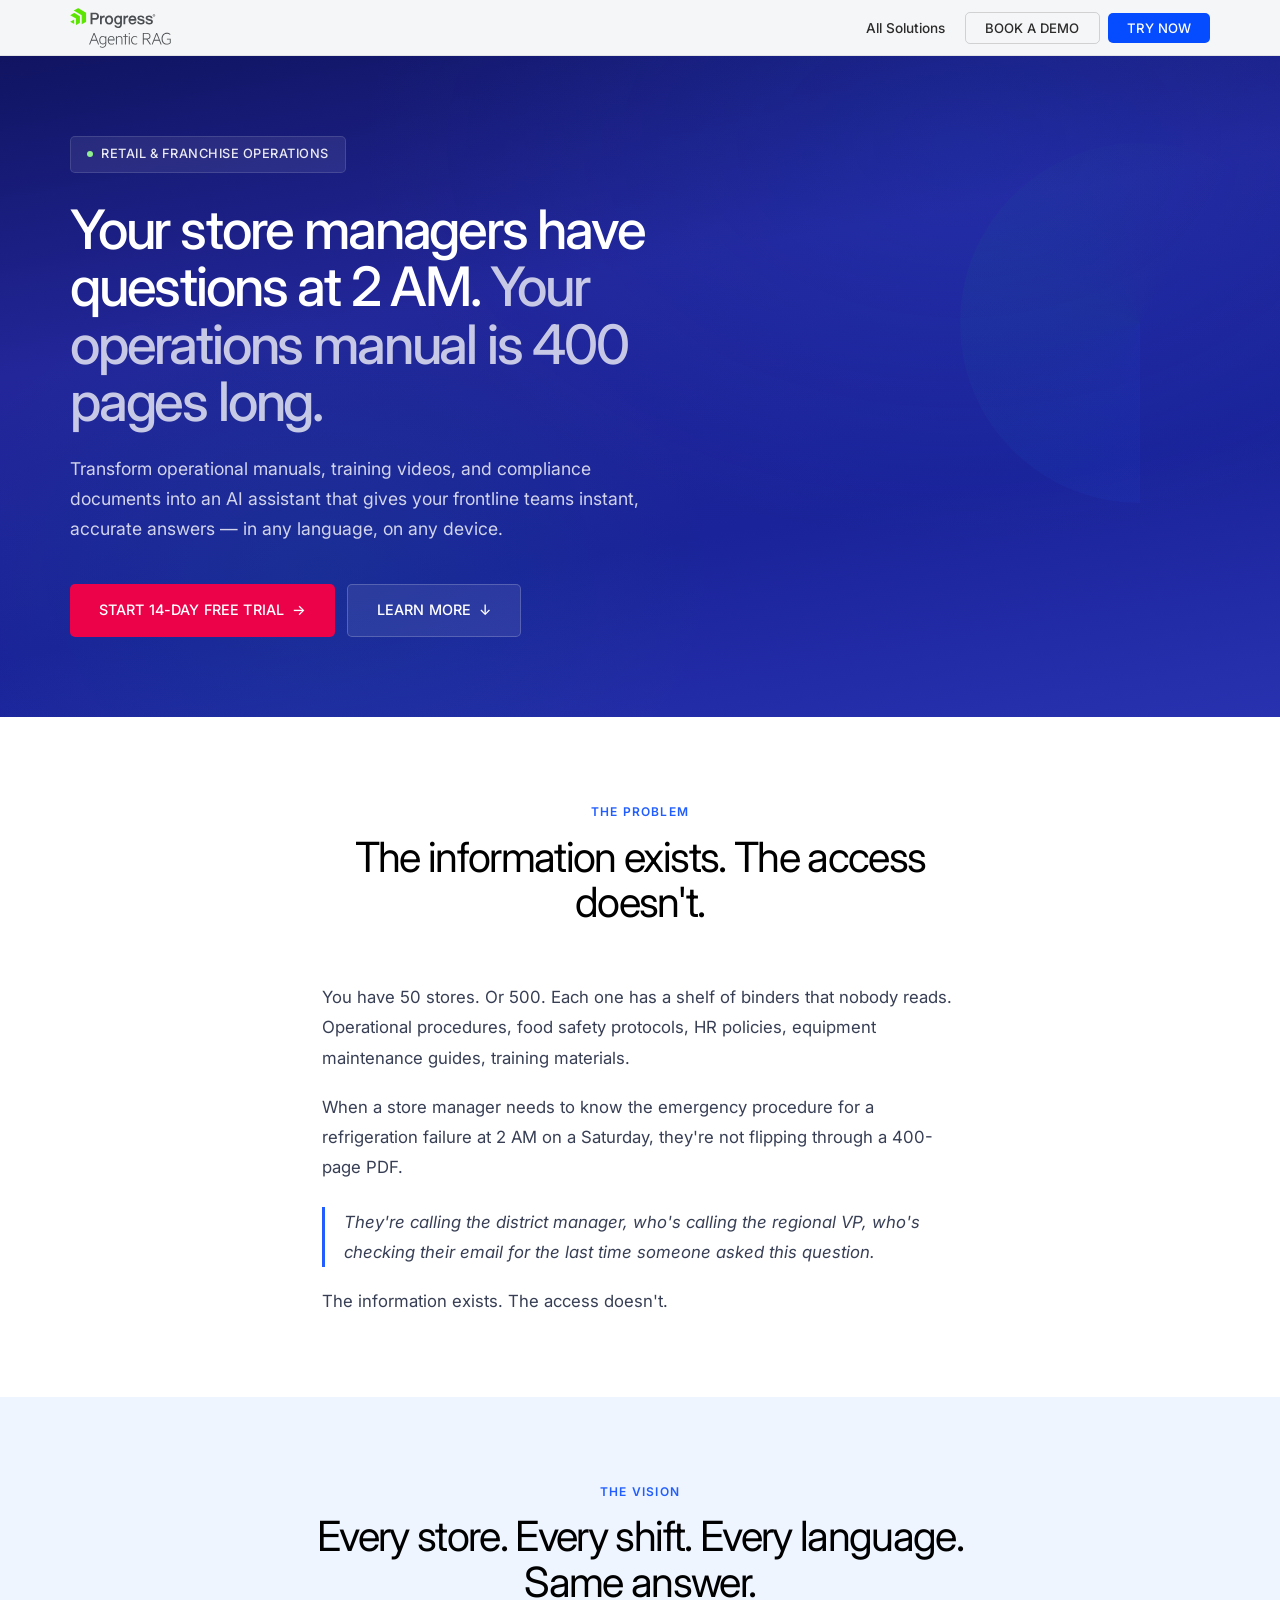
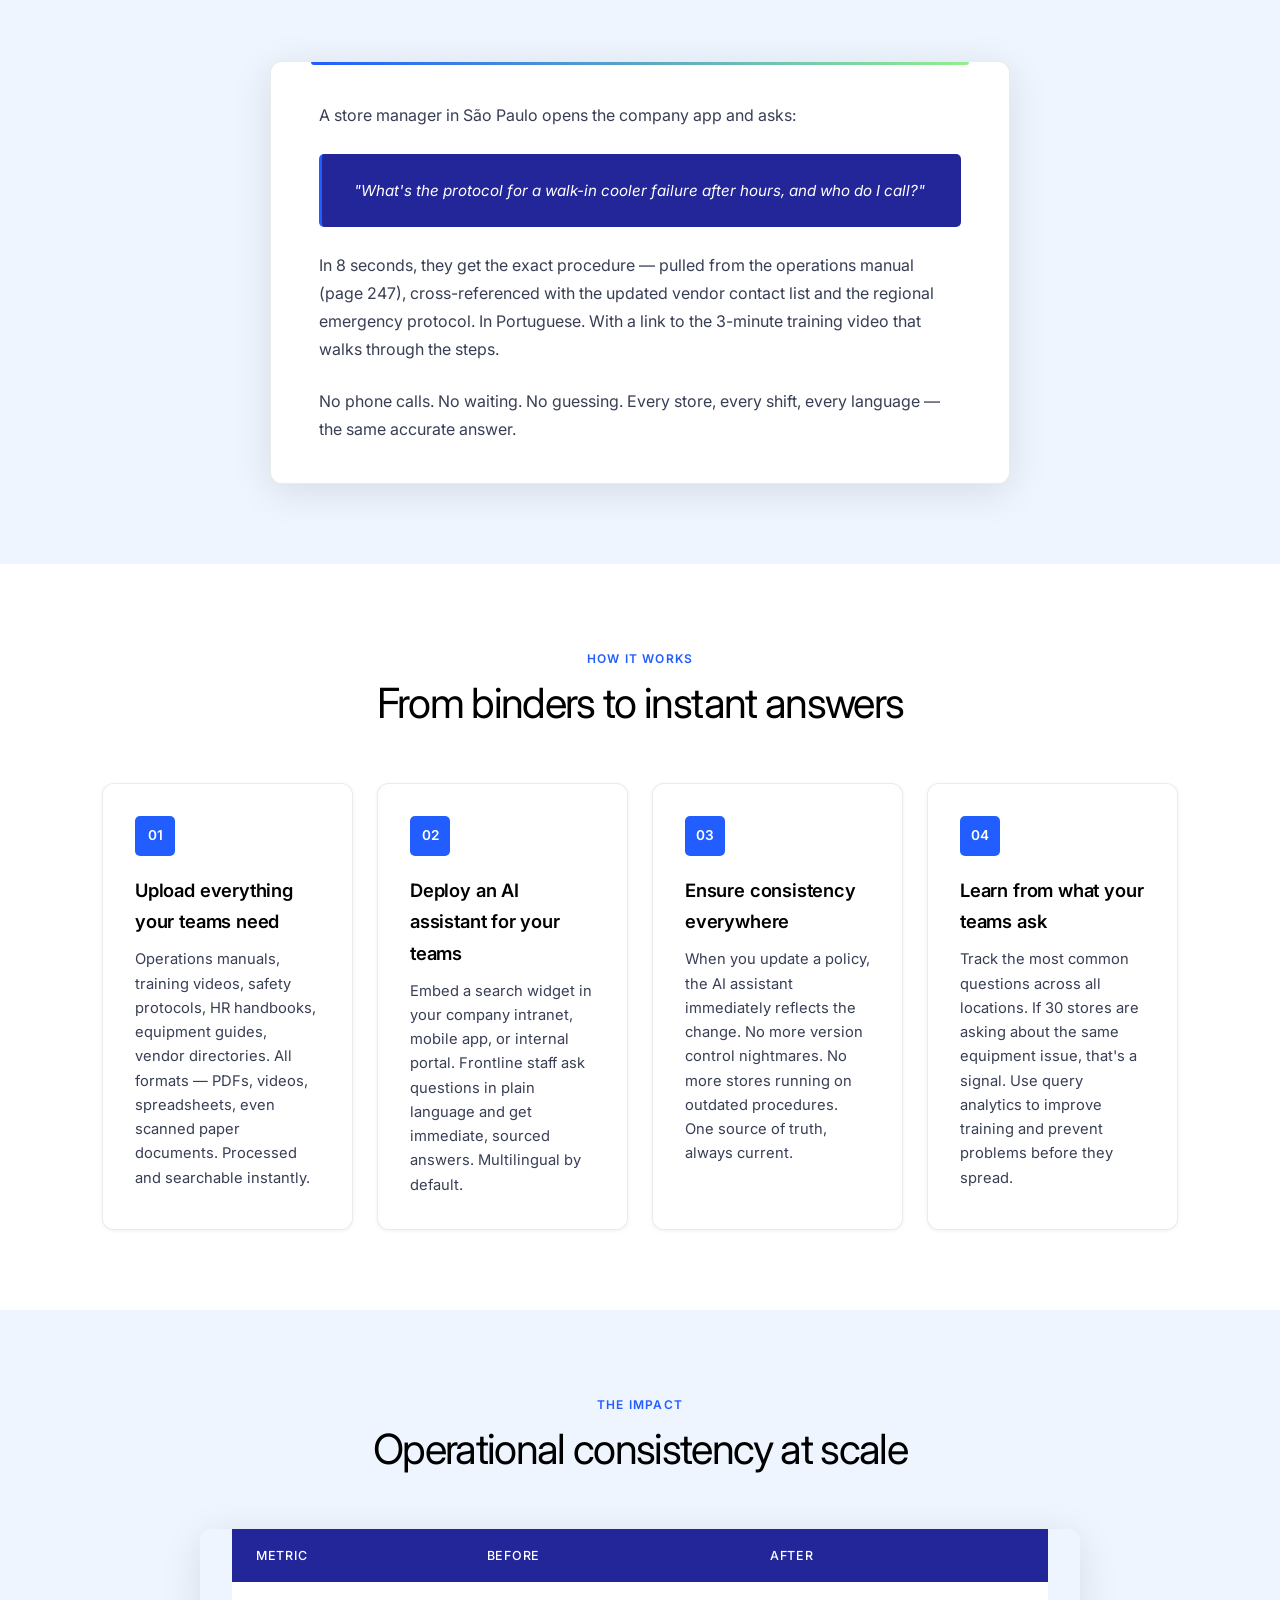
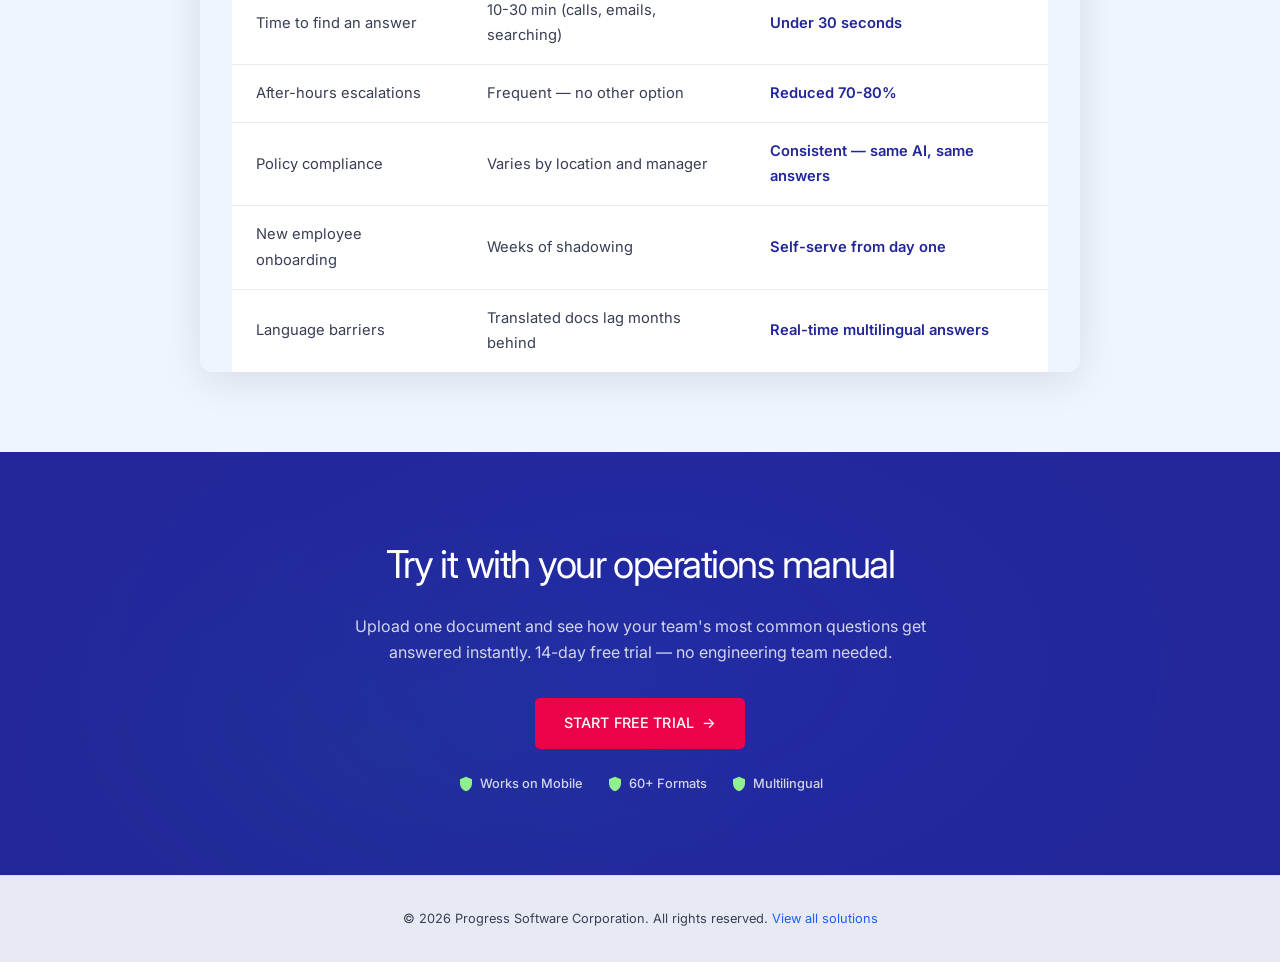
<file: retail-franchise.html>
<!DOCTYPE html>
<html lang="en">
<head>
  <meta charset="UTF-8">
  <meta name="viewport" content="width=device-width, initial-scale=1.0">
  <title>Agentic RAG for Retail & Franchise — Progress</title>
  <link rel="stylesheet" href="style.css">
</head>
<body>

<!-- Navigation -->
<nav class="nav">
  <div class="nav-inner">
    <a href="index.html" class="nav-brand">
      <span class="logo-mark">
        <svg xmlns="http://www.w3.org/2000/svg" width="102" height="40" viewBox="0 0 310 122" role="img" aria-label="Progress Agentic RAG"><g><path fill="#4b4e52" d="M74.25,76.22l13.83,34.96h-2.9l-4.55-11.5h-15.49l-4.5,11.5h-2.9l13.83-34.96h2.68ZM66.16,97.05h13.44l-6.72-17.08-6.72,17.08Z"/><path fill="#4b4e52" d="M107.37,106.96c-1.42,2.11-4.33,4.16-7.8,4.16-7.34,0-10.87-6.09-10.87-12.87s3.53-12.87,10.87-12.87c3.47,0,6.38,2.05,7.8,4.21v-3.7h2.79v23.46c0,8.37-5.58,12.01-11.61,12.01-3.19,0-6.03-.97-7.91-2.39v-3.25c2.51,2.28,5.18,3.07,7.91,3.07,4.95,0,8.82-2.96,8.82-9.28v-2.56ZM107.37,92.9c-1.65-3.13-4.5-4.9-7.51-4.9-5.24,0-8.31,4.27-8.31,10.25s3.07,10.3,8.31,10.3c3.02,0,5.86-1.82,7.51-4.9v-10.76Z"/><path fill="#4b4e52" d="M126.53,109.18c2.85,0,4.95-.68,7.12-2.51v2.79c-1.88,1.54-4.38,2.22-7.34,2.22-7.06,0-11.78-5.01-11.78-12.92s4.21-13.38,10.93-13.38,10.02,5.01,10.02,12.35v1.02h-18.16c0,6.83,3.99,10.42,9.22,10.42ZM117.42,96.43h15.31c-.17-4.44-2.28-8.54-7.29-8.54-4.16,0-7.34,3.07-8.03,8.54Z"/><path fill="#4b4e52" d="M139.57,85.9h2.85v4.04c1.54-2.39,4.5-4.55,8.08-4.55,5.75,0,8.77,3.7,8.77,9.05v16.74h-2.79v-16.34c0-3.93-1.99-6.83-6.49-6.83-3.47,0-6.32,2.45-7.57,5.47v17.71h-2.85v-25.28Z"/><path fill="#4b4e52" d="M169.79,111.17h-2.85v-22.83h-5.41v-2.45h5.41v-6.49h2.85v6.49h5.98v2.45h-5.98v22.83Z"/><path fill="#4b4e52" d="M180.27,80.15c-1.08,0-1.94-.85-1.94-1.94,0-1.02.85-1.94,1.94-1.94s1.94.91,1.94,1.94c0,1.08-.85,1.94-1.94,1.94ZM181.69,111.17h-2.85v-25.28h2.85v25.28Z"/><path fill="#4b4e52" d="M197.51,85.38c2.45,0,4.95.68,6.72,2.22v2.9c-1.99-1.82-4.1-2.56-6.6-2.56-5.01,0-9.05,3.93-9.05,10.59s4.04,10.59,9.05,10.59c2.5,0,4.61-.74,6.6-2.56v2.9c-1.76,1.54-4.27,2.22-6.72,2.22-6.77,0-11.78-5.18-11.78-13.15s5.01-13.15,11.78-13.15Z"/><path fill="#4b4e52" d="M224.44,95.74v15.43h-2.9v-34.96h12.07c6.83,0,11.27,3.42,11.27,9.79,0,5.64-3.47,8.88-8.94,9.62l10.59,15.54h-3.36l-10.42-15.43h-8.31ZM224.44,93.18h9.05c5.35,0,8.54-2.68,8.54-7.17s-3.19-7.17-8.54-7.17h-9.05v14.35Z"/><path fill="#4b4e52" d="M265.12,76.22l13.83,34.96h-2.9l-4.55-11.5h-15.49l-4.5,11.5h-2.9l13.83-34.96h2.68ZM257.04,97.05h13.44l-6.72-17.08-6.72,17.08Z"/><path fill="#4b4e52" d="M303.93,105.88v-9.96h-8.82v-2.45h11.5v13.32c-3.25,3.81-7.8,4.9-12.01,4.9-9.11,0-15.88-6.95-15.88-17.99s7-17.99,16.23-17.99c4.1,0,7.74,1.31,10.25,3.36v3.24c-2.96-2.73-6.55-3.87-10.25-3.87-7.8,0-13.26,5.81-13.26,15.26s5.35,15.31,12.98,15.31c3.81,0,6.6-.85,9.28-3.13Z"/></g><g><g><path fill="#4b4e52" d="M75.34,14.11h-13.22v35.81h5.87v-14.06h7.41c8.01,0,12.43-3.91,12.43-11.02,0-3.23-1.22-10.73-12.47-10.73M81.85,24.94c0,4.04-2.1,5.69-7.23,5.69h-6.63v-11.23h7.41c4.35,0,6.46,1.81,6.46,5.54M105.28,23.83l.44.21-1,5.29-.69-.21c-.56-.17-1.13-.26-1.7-.26-5.48,0-5.93,4.37-5.93,9.65v11.41h-5.43v-26.3h5.1v3.17c1.39-2.13,3.06-3.24,5.27-3.51,1.45-.17,2.86.03,3.93.54M118.64,23.1c-4.28,0-7.7,1.63-9.91,4.71-2.32,3.24-2.66,7.04-2.66,9.02,0,8.31,4.93,13.68,12.57,13.68,9.28,0,12.57-7.47,12.57-13.87,0-3.68-1.09-7.02-3.07-9.41-2.24-2.7-5.53-4.12-9.5-4.12M118.64,45.65c-4.25,0-6.89-3.38-6.89-8.83s2.64-8.92,6.89-8.92,6.94,3.46,6.94,8.83-2.66,8.92-6.94,8.92M176.88,23.83l.44.21-1,5.29-.69-.21c-.56-.17-1.13-.26-1.69-.26-5.48,0-5.93,4.37-5.93,9.65v11.41h-5.43v-26.3h5.1v3.17c1.39-2.13,3.06-3.24,5.27-3.51,1.45-.17,2.85.03,3.93.54M196.39,41.5l-.1.29c-1.13,3.23-3.84,3.91-5.92,3.91-4.11,0-6.76-2.73-7.02-7.16h18.59l.07-.52c.08-.61.07-1.47.06-2.09,0-.17,0-.32,0-.47-.27-7.36-5.07-12.31-11.94-12.31-4.01,0-7.3,1.58-9.52,4.56-1.79,2.42-2.81,5.76-2.81,9.17,0,8.13,5.05,13.59,12.57,13.59,5.82,0,9.82-2.96,11.28-8.32l.18-.64h-5.44ZM183.53,33.82c.46-3.64,2.95-5.96,6.5-5.96,2.71,0,5.92,1.58,6.36,5.96h-12.86ZM152.69,25.83c-1.75-1.82-4.1-2.74-6.99-2.74-7.97,0-11.6,7.02-11.6,13.53s3.59,13.44,11.6,13.44c2.67,0,5.06-.98,6.78-2.75-.02,1.16-.05,2.26-.08,2.73-.3,4.34-2.38,6.36-6.56,6.36-2.27,0-4.88-.81-5.39-3.07l-.11-.5h-5.35s.09.72.09.72c.56,4.64,4.63,7.52,10.62,7.52,5.26,0,9-1.98,10.81-5.72.88-1.8,1.32-4.43,1.32-7.81v-23.91h-5.14v2.21ZM146.04,45.22c-1.9,0-6.31-.86-6.31-8.83,0-5.24,2.47-8.49,6.46-8.49,3.08,0,6.36,2.23,6.36,8.49,0,5.52-2.43,8.83-6.51,8.83M227.18,42.01c0,4.18-3.47,8.4-11.23,8.4-6.86,0-10.94-2.97-11.49-8.36l-.06-.55h5.35l.08.4c.66,3.24,3.74,3.92,6.22,3.92,2.71,0,5.61-.88,5.61-3.33,0-1.24-.81-2.12-2.4-2.62-.95-.28-2.11-.61-3.33-.95-2.12-.59-4.3-1.21-5.65-1.67-3.34-1.2-5.25-3.52-5.25-6.38,0-5.3,5.16-7.68,10.28-7.68,6.84,0,10.38,2.58,10.82,7.87l.05.55h-5.27s-.07-.42-.07-.42c-.53-3.05-3.56-3.51-5.32-3.51-1.52,0-5.06.27-5.06,2.79,0,1.15.98,1.99,2.99,2.57.6.17,1.5.4,2.53.67,2.15.56,4.82,1.25,6.16,1.71,3.35,1.18,5.05,3.39,5.05,6.58M252.27,42.01c0,4.18-3.47,8.4-11.22,8.4-6.86,0-10.94-2.97-11.49-8.36l-.06-.55h5.35l.08.4c.65,3.24,3.74,3.92,6.22,3.92,2.71,0,5.61-.88,5.61-3.33,0-1.24-.81-2.12-2.4-2.62-.95-.28-2.11-.61-3.34-.95-2.11-.59-4.3-1.21-5.65-1.67-3.34-1.2-5.25-3.52-5.25-6.38,0-5.3,5.16-7.68,10.28-7.68,6.84,0,10.38,2.58,10.82,7.87l.05.55h-5.27s-.07-.42-.07-.42c-.53-3.05-3.56-3.51-5.33-3.51-1.52,0-5.06.27-5.06,2.79,0,1.15.98,1.99,2.99,2.57.6.17,1.49.4,2.53.67,2.14.56,4.82,1.25,6.16,1.71,3.35,1.18,5.05,3.39,5.05,6.58"/><path fill="#4b4e52" d="M255.57,26.45c-2.03,0-3.7-1.58-3.7-3.75s1.68-3.75,3.7-3.75,3.71,1.58,3.71,3.75-1.68,3.75-3.71,3.75M255.57,19.59c-1.68,0-3.03,1.29-3.03,3.11s1.35,3.11,3.03,3.11,3.03-1.29,3.03-3.11-1.35-3.11-3.03-3.11M255.14,23.4v1.25h-1.11v-3.93h1.84c.88,0,1.45.51,1.45,1.37,0,.61-.29,1.02-.76,1.19l.9,1.37h-1.23l-.76-1.25h-.35ZM255.75,21.64h-.61v.88h.61c.33,0,.51-.16.51-.43s-.18-.45-.51-.45"/></g><path fill="#5ce500" d="M48.63,41.09c0,.58-.41,1.28-.9,1.56l-12.58,7.27v-28.02L10.87,7.89,23.45.62c.5-.29,1.31-.29,1.81,0l23.36,13.49v26.98ZM29.74,25.01L13.12,15.41c-.5-.29-1.31-.29-1.81,0L.08,21.9l17.53,10.12v20.24s11.23-6.48,11.23-6.48c.5-.29.9-.99.9-1.57v-19.2ZM.08,42.14l12.13,7v-14.01L.08,42.14Z"/></g></svg>
      </span>
    </a>
    <ul class="nav-links">
      <li><a href="index.html">All Solutions</a></li>
      <li><a href="https://www.progress.com/agentic-rag" class="nav-demo">Book a Demo</a></li>
      <li><a href="app-prototype.html?persona=retail" class="nav-cta">Try Now</a></li>
    </ul>
  </div>
</nav>

<!-- Hero -->
<section class="hero">
  <div class="hero-content">
    <div class="hero-label">
      <span class="dot"></span>
      Retail & Franchise Operations
    </div>
    <h1>Your store managers have questions at 2 AM. <em>Your operations manual is 400 pages long.</em></h1>
    <p class="hero-sub">Transform operational manuals, training videos, and compliance documents into an AI assistant that gives your frontline teams instant, accurate answers — in any language, on any device.</p>
    <div class="hero-actions">
      <a href="app-prototype.html?persona=retail" class="btn btn-primary">
        Start 14-Day Free Trial <span class="btn-arrow">&rarr;</span>
      </a>
      <a href="#pain" class="btn btn-secondary">
        Learn More <span class="btn-arrow">&darr;</span>
      </a>
    </div>
  </div>
</section>

<!-- The Pain -->
<section class="section" id="pain">
  <div class="section-header">
    <span class="section-label">The Problem</span>
    <h2>The information exists. The access doesn't.</h2>
  </div>
  <div class="pain-content container">
    <p>You have 50 stores. Or 500. Each one has a shelf of binders that nobody reads. Operational procedures, food safety protocols, HR policies, equipment maintenance guides, training materials.</p>
    <p>When a store manager needs to know the emergency procedure for a refrigeration failure at 2 AM on a Saturday, they're not flipping through a 400-page PDF.</p>
    <p class="pain-highlight">They're calling the district manager, who's calling the regional VP, who's checking their email for the last time someone asked this question.</p>
    <p>The information exists. The access doesn't.</p>
  </div>
</section>

<!-- The Vision -->
<section class="section section-alt" id="vision">
  <div class="section-header">
    <span class="section-label">The Vision</span>
    <h2>Every store. Every shift. Every language. Same answer.</h2>
  </div>
  <div class="vision-card container">
    <p>A store manager in S&atilde;o Paulo opens the company app and asks:</p>
    <div class="vision-query">
      "What's the protocol for a walk-in cooler failure after hours, and who do I call?"
    </div>
    <p class="vision-result">In 8 seconds, they get the exact procedure — pulled from the operations manual (page 247), cross-referenced with the updated vendor contact list and the regional emergency protocol. In Portuguese. With a link to the 3-minute training video that walks through the steps.</p>
    <p class="vision-result">No phone calls. No waiting. No guessing. Every store, every shift, every language — the same accurate answer.</p>
  </div>
</section>

<!-- How It Works -->
<section class="section" id="how">
  <div class="section-header">
    <span class="section-label">How It Works</span>
    <h2>From binders to instant answers</h2>
  </div>
  <div class="steps-grid container">
    <div class="step-card">
      <div class="step-number">01</div>
      <h3>Upload everything your teams need</h3>
      <p>Operations manuals, training videos, safety protocols, HR handbooks, equipment guides, vendor directories. All formats — PDFs, videos, spreadsheets, even scanned paper documents. Processed and searchable instantly.</p>
    </div>
    <div class="step-card">
      <div class="step-number">02</div>
      <h3>Deploy an AI assistant for your teams</h3>
      <p>Embed a search widget in your company intranet, mobile app, or internal portal. Frontline staff ask questions in plain language and get immediate, sourced answers. Multilingual by default.</p>
    </div>
    <div class="step-card">
      <div class="step-number">03</div>
      <h3>Ensure consistency everywhere</h3>
      <p>When you update a policy, the AI assistant immediately reflects the change. No more version control nightmares. No more stores running on outdated procedures. One source of truth, always current.</p>
    </div>
    <div class="step-card">
      <div class="step-number">04</div>
      <h3>Learn from what your teams ask</h3>
      <p>Track the most common questions across all locations. If 30 stores are asking about the same equipment issue, that's a signal. Use query analytics to improve training and prevent problems before they spread.</p>
    </div>
  </div>
</section>

<!-- The Numbers -->
<section class="section section-alt" id="numbers">
  <div class="section-header">
    <span class="section-label">The Impact</span>
    <h2>Operational consistency at scale</h2>
  </div>
  <div class="metrics-table container">
    <table>
      <thead>
        <tr>
          <th>Metric</th>
          <th>Before</th>
          <th>After</th>
        </tr>
      </thead>
      <tbody>
        <tr>
          <td>Time to find an answer</td>
          <td class="metric-before">10-30 min (calls, emails, searching)</td>
          <td class="metric-after">Under 30 seconds</td>
        </tr>
        <tr>
          <td>After-hours escalations</td>
          <td class="metric-before">Frequent — no other option</td>
          <td class="metric-after">Reduced 70-80%</td>
        </tr>
        <tr>
          <td>Policy compliance</td>
          <td class="metric-before">Varies by location and manager</td>
          <td class="metric-after">Consistent — same AI, same answers</td>
        </tr>
        <tr>
          <td>New employee onboarding</td>
          <td class="metric-before">Weeks of shadowing</td>
          <td class="metric-after">Self-serve from day one</td>
        </tr>
        <tr>
          <td>Language barriers</td>
          <td class="metric-before">Translated docs lag months behind</td>
          <td class="metric-after">Real-time multilingual answers</td>
        </tr>
      </tbody>
    </table>
  </div>
</section>

<!-- CTA -->
<section class="cta-section">
  <div class="cta-content">
    <h2>Try it with your operations manual</h2>
    <p>Upload one document and see how your team's most common questions get answered instantly. 14-day free trial — no engineering team needed.</p>
    <a href="app-prototype.html?persona=retail" class="btn btn-primary">
      Start Free Trial <span class="btn-arrow">&rarr;</span>
    </a>
    <div class="cta-badges">
      <div class="cta-badge">
        <svg xmlns="http://www.w3.org/2000/svg" viewBox="0 0 24 24" fill="currentColor"><path d="M12 1L3 5v6c0 5.55 3.84 10.74 9 12 5.16-1.26 9-6.45 9-12V5l-9-4z"/></svg>
        Works on Mobile
      </div>
      <div class="cta-badge">
        <svg xmlns="http://www.w3.org/2000/svg" viewBox="0 0 24 24" fill="currentColor"><path d="M12 1L3 5v6c0 5.55 3.84 10.74 9 12 5.16-1.26 9-6.45 9-12V5l-9-4z"/></svg>
        60+ Formats
      </div>
      <div class="cta-badge">
        <svg xmlns="http://www.w3.org/2000/svg" viewBox="0 0 24 24" fill="currentColor"><path d="M12 1L3 5v6c0 5.55 3.84 10.74 9 12 5.16-1.26 9-6.45 9-12V5l-9-4z"/></svg>
        Multilingual
      </div>
    </div>
  </div>
</section>

<!-- Footer -->
<footer class="footer">
  <p>&copy; 2026 Progress Software Corporation. All rights reserved. <a href="index.html">View all solutions</a></p>
</footer>

</body>
</html>
</file>
<file: style.css>
/* Progress Agentic RAG — Landing Pages
   Brand: Progress Software — Metric typography, blue primary, red CTA
   Matched to progress.com/agentic-rag as of March 2026 */

@import url('https://fonts.googleapis.com/css2?family=Inter:wght@300;400;500;600;700&display=swap');

/* ─── Variables ─── */
:root {
  /* Progress brand colors */
  --blue-primary: #225EFF;
  --blue-secondary: #054BFF;
  --blue-dark: #222699;
  --blue-deeper: #161F73;
  --red-cta: #EB0249;
  --red-cta-hover: #d00242;
  --green-badge: #90EF8E;
  --white: #ffffff;
  --off-white: #f5f6f7;
  --blue-tint-light: #EEF5FF;
  --blue-tint: #DCECFF;
  --body-text: #383F55;
  --nav-text: #2C2B2B;
  --heading-dark: #000000;
  --light-text: rgba(255,255,255,0.8);
  --card-bg: #ffffff;
  --border-subtle: rgba(0, 0, 0, 0.08);
  --shadow-sm: 0 1px 4px rgba(0,0,0,0.06);
  --shadow-md: 0 4px 20px rgba(0,0,0,0.08);
  --shadow-lg: 0 8px 40px rgba(0,0,0,0.10);
  --radius: 5px;
  --radius-lg: 12px;
  --radius-section: 20px;
  --max-width: 1140px;
  /* Metric is Progress's brand font — fallback to Inter/Arial for external pages */
  --font: 'Inter', Arial, Helvetica, sans-serif;
}

/* ─── Reset & Base ─── */
*, *::before, *::after { box-sizing: border-box; margin: 0; padding: 0; }

html {
  scroll-behavior: smooth;
  font-size: 16px;
}

body {
  font-family: var(--font);
  color: var(--body-text);
  background: var(--white);
  line-height: 1.7;
  -webkit-font-smoothing: antialiased;
  overflow-x: hidden;
}

img { max-width: 100%; display: block; }
a { color: inherit; text-decoration: none; }

/* ─── Utility ─── */
.container { max-width: var(--max-width); margin: 0 auto; padding: 0 2rem; }

/* ─── Navigation ─── */
.nav {
  position: fixed; top: 0; left: 0; right: 0; z-index: 100;
  background: var(--off-white);
  border-bottom: 1px solid rgba(0,0,0,0.08);
  padding: 0 2rem;
  height: 56px;
  display: flex; align-items: center;
}

.nav-inner {
  max-width: var(--max-width); margin: 0 auto; width: 100%;
  display: flex; align-items: center; justify-content: space-between;
}

.nav-brand {
  display: flex; align-items: center; gap: 10px;
  font-family: var(--font); font-weight: 600;
  color: var(--nav-text); font-size: 0.95rem; letter-spacing: -0.01em;
}

.nav-brand .logo-mark {
  display: flex; align-items: center; gap: 8px;
  font-weight: 600; font-size: 1rem; color: var(--nav-text);
  letter-spacing: -0.02em;
}

.nav-brand .logo-mark svg {
  height: 40px; width: auto;
}
.nav-brand .logo-mark img {
  height: 40px; width: auto;
}

.nav-links {
  display: flex; gap: 0.5rem; align-items: center;
  list-style: none;
}

.nav-links a {
  color: var(--nav-text); font-size: 0.85rem; font-weight: 500;
  transition: color 0.2s; padding: 0.4rem 0.75rem;
}

.nav-links a:hover { color: var(--blue-primary); }

.nav-cta {
  background: var(--blue-secondary) !important; color: var(--white) !important;
  padding: 0.45rem 1.2rem !important; border-radius: var(--radius) !important;
  font-weight: 500 !important; font-size: 0.82rem !important;
  text-transform: uppercase !important;
  transition: background 0.2s, transform 0.15s !important;
}

.nav-cta:hover {
  background: var(--blue-primary) !important;
  transform: translateY(-1px);
}

.nav-demo {
  background: transparent !important;
  border: 1px solid rgba(0,0,0,0.15) !important;
  color: var(--nav-text) !important;
  padding: 0.45rem 1.2rem !important; border-radius: var(--radius) !important;
  font-weight: 500 !important; font-size: 0.82rem !important;
  text-transform: uppercase !important;
  transition: all 0.2s !important;
}

.nav-demo:hover {
  border-color: var(--blue-primary) !important;
  color: var(--blue-primary) !important;
}

/* ─── Hero ─── */
.hero {
  background: linear-gradient(170deg, #0d1157 0%, var(--blue-dark) 40%, #1a2399 70%, #2832b0 100%);
  padding: 8.5rem 2rem 5rem;
  position: relative;
  overflow: hidden;
}

.hero::before {
  content: '';
  position: absolute; inset: 0;
  background:
    radial-gradient(ellipse 600px 400px at 75% 20%, rgba(34, 94, 255, 0.12), transparent),
    radial-gradient(ellipse 400px 300px at 25% 80%, rgba(0, 211, 100, 0.06), transparent);
  pointer-events: none;
}

.hero::after {
  content: '';
  position: absolute; right: -40px; top: 20%;
  width: 360px; height: 360px;
  background: conic-gradient(from 180deg, rgba(34,94,255,0.08), rgba(0,211,100,0.04), transparent 60%);
  border-radius: 50%;
  pointer-events: none;
}

.hero-content {
  max-width: var(--max-width); margin: 0 auto;
  position: relative; z-index: 1;
}

.hero-label {
  display: inline-flex; align-items: center; gap: 8px;
  background: rgba(255,255,255,0.08);
  border: 1px solid rgba(255,255,255,0.12);
  padding: 0.4rem 1rem; border-radius: var(--radius);
  color: rgba(255,255,255,0.9); font-size: 0.8rem; font-weight: 500;
  letter-spacing: 0.04em; text-transform: uppercase;
  margin-bottom: 1.8rem;
}

.hero-label .dot {
  width: 6px; height: 6px; border-radius: 50%;
  background: var(--green-badge); animation: pulse 2s ease-in-out infinite;
}

@keyframes pulse {
  0%, 100% { opacity: 0.4; transform: scale(1); }
  50% { opacity: 1; transform: scale(1.4); }
}

.hero h1 {
  font-family: var(--font);
  font-weight: 500;
  font-size: clamp(2.2rem, 4.5vw, 3.4rem);
  color: #fff; line-height: 1.05;
  max-width: 700px; margin-bottom: 1.5rem;
  letter-spacing: -0.04em;
}

.hero h1 em {
  font-style: normal;
  color: rgba(255,255,255,0.75);
}

.hero-sub {
  font-size: clamp(1rem, 1.8vw, 1.1rem);
  color: var(--light-text); max-width: 580px;
  line-height: 1.7; margin-bottom: 2.5rem;
  font-weight: 400;
}

.hero-actions {
  display: flex; gap: 0.75rem; flex-wrap: wrap;
}

.btn {
  display: inline-flex; align-items: center; gap: 8px;
  padding: 0.85rem 1.8rem; border-radius: var(--radius);
  font-family: var(--font); font-weight: 500;
  font-size: 0.9rem; cursor: pointer; border: none;
  transition: all 0.2s ease;
  text-transform: uppercase;
  letter-spacing: 0.01em;
}

.btn-primary {
  background: var(--red-cta); color: var(--white);
}

.btn-primary:hover {
  background: var(--red-cta-hover);
  transform: translateY(-2px);
  box-shadow: 0 6px 24px rgba(235, 2, 73, 0.3);
}

.btn-secondary {
  background: rgba(255,255,255,0.08);
  border: 1px solid rgba(255,255,255,0.2);
  color: #fff;
}

.btn-secondary:hover {
  background: rgba(255,255,255,0.14);
  border-color: rgba(255,255,255,0.3);
  transform: translateY(-2px);
}

.btn-outline {
  background: transparent;
  border: 1px solid var(--blue-primary);
  color: var(--blue-primary);
}

.btn-outline:hover {
  background: var(--blue-primary);
  color: #fff;
  transform: translateY(-2px);
}

.btn-arrow {
  transition: transform 0.2s;
}

.btn:hover .btn-arrow { transform: translateX(3px); }

/* ─── Section Base ─── */
.section {
  padding: 5rem 2rem;
}

.section-alt {
  background: var(--blue-tint-light);
}

.section-dark {
  background: var(--blue-dark);
  color: #fff;
}

.section-header {
  text-align: center; max-width: 660px; margin: 0 auto 3.5rem;
}

.section-label {
  display: inline-block;
  font-size: 0.75rem; font-weight: 600;
  letter-spacing: 0.1em; text-transform: uppercase;
  color: var(--blue-primary); margin-bottom: 0.75rem;
}

.section-dark .section-label { color: var(--green-badge); }

.section-header h2 {
  font-family: var(--font);
  font-weight: 400;
  font-size: clamp(1.7rem, 3.5vw, 2.6rem);
  line-height: 1.1; margin-bottom: 1rem;
  letter-spacing: -0.04em;
  color: var(--heading-dark);
}

.section-header p {
  color: var(--body-text); font-size: 1.05rem; line-height: 1.7;
}

.section-dark .section-header h2 { color: #fff; }
.section-dark .section-header p { color: var(--light-text); }

/* ─── Pain Section ─── */
.pain-content {
  max-width: 700px; margin: 0 auto;
  font-size: 1.05rem; line-height: 1.8;
}

.pain-content p { margin-bottom: 1.2rem; color: var(--body-text); }

.pain-content p:last-child { margin-bottom: 0; }

.pain-highlight {
  font-style: italic; color: var(--body-text);
  border-left: 3px solid var(--blue-primary);
  padding-left: 1.2rem; margin: 1.5rem 0;
}

/* ─── Vision Section ─── */
.vision-card {
  max-width: 740px; margin: 0 auto;
  background: var(--card-bg);
  border-radius: var(--radius-lg);
  padding: 2.5rem 3rem;
  box-shadow: var(--shadow-lg);
  border: 1px solid var(--border-subtle);
  position: relative;
}

.vision-card::before {
  content: '';
  position: absolute; top: 0; left: 2.5rem; right: 2.5rem; height: 3px;
  background: linear-gradient(90deg, var(--blue-primary), var(--green-badge));
  border-radius: 0 0 3px 3px;
}

.vision-query {
  background: var(--blue-dark);
  color: #fff; padding: 1.5rem 2rem;
  border-radius: var(--radius); margin: 1.5rem 0;
  font-size: 0.95rem; line-height: 1.65;
  font-style: italic;
  border-left: 3px solid var(--blue-primary);
}

.vision-result {
  color: var(--body-text);
  font-size: 1rem; line-height: 1.75;
  margin-top: 1.5rem;
}

/* ─── Steps ─── */
.steps-grid {
  display: grid;
  grid-template-columns: repeat(auto-fit, minmax(250px, 1fr));
  gap: 1.5rem;
  max-width: var(--max-width); margin: 0 auto;
}

.step-card {
  background: var(--card-bg);
  border-radius: var(--radius-lg);
  padding: 2rem;
  box-shadow: var(--shadow-sm);
  border: 1px solid var(--border-subtle);
  transition: transform 0.3s, box-shadow 0.3s;
}

.step-card:hover {
  transform: translateY(-4px);
  box-shadow: var(--shadow-md);
}

.step-number {
  width: 40px; height: 40px; border-radius: var(--radius);
  background: var(--blue-primary);
  color: #fff; font-weight: 600; font-size: 0.85rem;
  display: flex; align-items: center; justify-content: center;
  margin-bottom: 1.2rem;
}

.step-card h3 {
  font-family: var(--font);
  font-weight: 600; font-size: 1.15rem;
  margin-bottom: 0.6rem; letter-spacing: -0.01em;
  color: var(--heading-dark);
}

.step-card p {
  color: var(--body-text); font-size: 0.92rem; line-height: 1.65;
}

/* ─── Metrics Table ─── */
.metrics-table {
  max-width: 880px; margin: 0 auto;
  border-radius: var(--radius-lg);
  overflow: hidden;
  box-shadow: var(--shadow-lg);
}

.metrics-table table {
  width: 100%; border-collapse: collapse;
  font-size: 0.92rem;
}

.metrics-table thead {
  background: var(--blue-dark);
  color: #fff;
}

.metrics-table th {
  padding: 1rem 1.5rem;
  font-weight: 500; text-align: left;
  font-size: 0.78rem; letter-spacing: 0.06em; text-transform: uppercase;
}

.metrics-table td {
  padding: 1rem 1.5rem;
  border-bottom: 1px solid var(--border-subtle);
}

.metrics-table tbody tr {
  background: var(--card-bg);
  transition: background 0.15s;
}

.metrics-table tbody tr:hover { background: var(--blue-tint-light); }

.metrics-table tbody tr:last-child td { border-bottom: none; }

.metric-before {
  color: var(--body-text);
}

.metric-after {
  color: var(--blue-dark);
  font-weight: 600;
}

/* ─── CTA Section ─── */
.cta-section {
  background: var(--blue-dark);
  padding: 5rem 2rem;
  text-align: center;
  position: relative;
  overflow: hidden;
}

.cta-section::before {
  content: '';
  position: absolute; inset: 0;
  background:
    radial-gradient(ellipse 600px 350px at 50% 50%, rgba(34,94,255,0.1), transparent),
    radial-gradient(ellipse 400px 250px at 30% 70%, rgba(0,211,100,0.04), transparent);
}

.cta-content {
  position: relative; z-index: 1;
  max-width: 580px; margin: 0 auto;
}

.cta-section h2 {
  font-family: var(--font);
  font-weight: 400;
  font-size: clamp(1.6rem, 3vw, 2.4rem);
  color: #fff; margin-bottom: 1rem;
  letter-spacing: -0.04em;
}

.cta-section p {
  color: var(--light-text); font-size: 1rem;
  margin-bottom: 2rem; line-height: 1.65;
}

.cta-badges {
  display: flex; gap: 1.5rem; justify-content: center;
  margin-top: 1.5rem; flex-wrap: wrap;
}

.cta-badge {
  display: flex; align-items: center; gap: 6px;
  color: var(--light-text); font-size: 0.8rem; font-weight: 500;
}

.cta-badge svg { width: 16px; height: 16px; color: var(--green-badge); }

/* ─── Footer ─── */
.footer {
  background: #e7eaf4;
  border-top: 1px solid rgba(0,0,0,0.06);
  padding: 2rem;
  text-align: center;
  color: var(--body-text); font-size: 0.8rem;
}

.footer a {
  color: var(--blue-primary); transition: color 0.2s;
}

.footer a:hover { color: var(--blue-secondary); }

/* ─── Index Page Specifics ─── */
.use-cases-grid {
  display: grid;
  grid-template-columns: repeat(auto-fit, minmax(260px, 1fr));
  gap: 1.5rem;
  max-width: var(--max-width); margin: 0 auto;
}

.use-case-card {
  background: var(--card-bg);
  border-radius: var(--radius-lg);
  overflow: hidden;
  box-shadow: var(--shadow-md);
  border: 1px solid var(--border-subtle);
  transition: transform 0.3s, box-shadow 0.3s;
  display: flex; flex-direction: column;
}

.use-case-card:hover {
  transform: translateY(-6px);
  box-shadow: var(--shadow-lg);
}

.use-case-icon {
  height: 160px; padding: 2rem;
  display: flex; align-items: center; justify-content: center;
  font-size: 3.5rem;
  position: relative;
}

.use-case-icon::after {
  content: '';
  position: absolute; inset: 0;
  background: radial-gradient(circle at 70% 30%, rgba(255,255,255,0.08), transparent 60%);
}

.use-case-icon.associations { background: linear-gradient(135deg, #161F73, #222699); }
.use-case-icon.legal { background: linear-gradient(135deg, #0d1157, #1a2399); }
.use-case-icon.retail { background: linear-gradient(135deg, #0d3254, #054BFF); }
.use-case-icon.financial { background: linear-gradient(135deg, #161F73, #2832b0); }

.use-case-body {
  padding: 1.6rem 1.8rem 1.8rem;
  flex: 1; display: flex; flex-direction: column;
}

.use-case-body h3 {
  font-family: var(--font);
  font-weight: 600;
  font-size: 1.2rem; margin-bottom: 0.6rem;
  letter-spacing: -0.01em;
  color: var(--heading-dark);
}

.use-case-body p {
  color: var(--body-text); font-size: 0.9rem;
  line-height: 1.6; flex: 1; margin-bottom: 1.5rem;
}

.use-case-link {
  display: inline-flex; align-items: center; gap: 6px;
  color: var(--blue-primary); font-weight: 600; font-size: 0.88rem;
  transition: gap 0.2s;
}

.use-case-link:hover { gap: 10px; }

/* ─── Trust Strip ─── */
.trust-strip {
  display: flex; justify-content: center; gap: 2.5rem;
  flex-wrap: wrap; align-items: center;
}

.trust-badge {
  display: flex; align-items: center; gap: 8px;
  color: var(--body-text); font-size: 0.82rem; font-weight: 600;
}

.trust-badge svg {
  width: 18px; height: 18px; color: var(--blue-primary);
}

/* ─── Responsive ─── */
@media (max-width: 768px) {
  .hero { padding: 7rem 1.5rem 3.5rem; }
  .section { padding: 3.5rem 1.5rem; }
  .nav-links { display: none; }
  .vision-card { padding: 2rem 1.5rem; }
  .steps-grid { grid-template-columns: 1fr; }
  .metrics-table { font-size: 0.85rem; }
  .metrics-table th, .metrics-table td { padding: 0.75rem 1rem; }
  .cta-section { padding: 3.5rem 1.5rem; }
  .use-cases-grid { grid-template-columns: 1fr; }
}

@media (max-width: 480px) {
  .hero h1 { font-size: 1.7rem; }
  .hero-sub { font-size: 0.95rem; }
  .hero-actions { flex-direction: column; }
  .btn { width: 100%; justify-content: center; }
}
</file>
